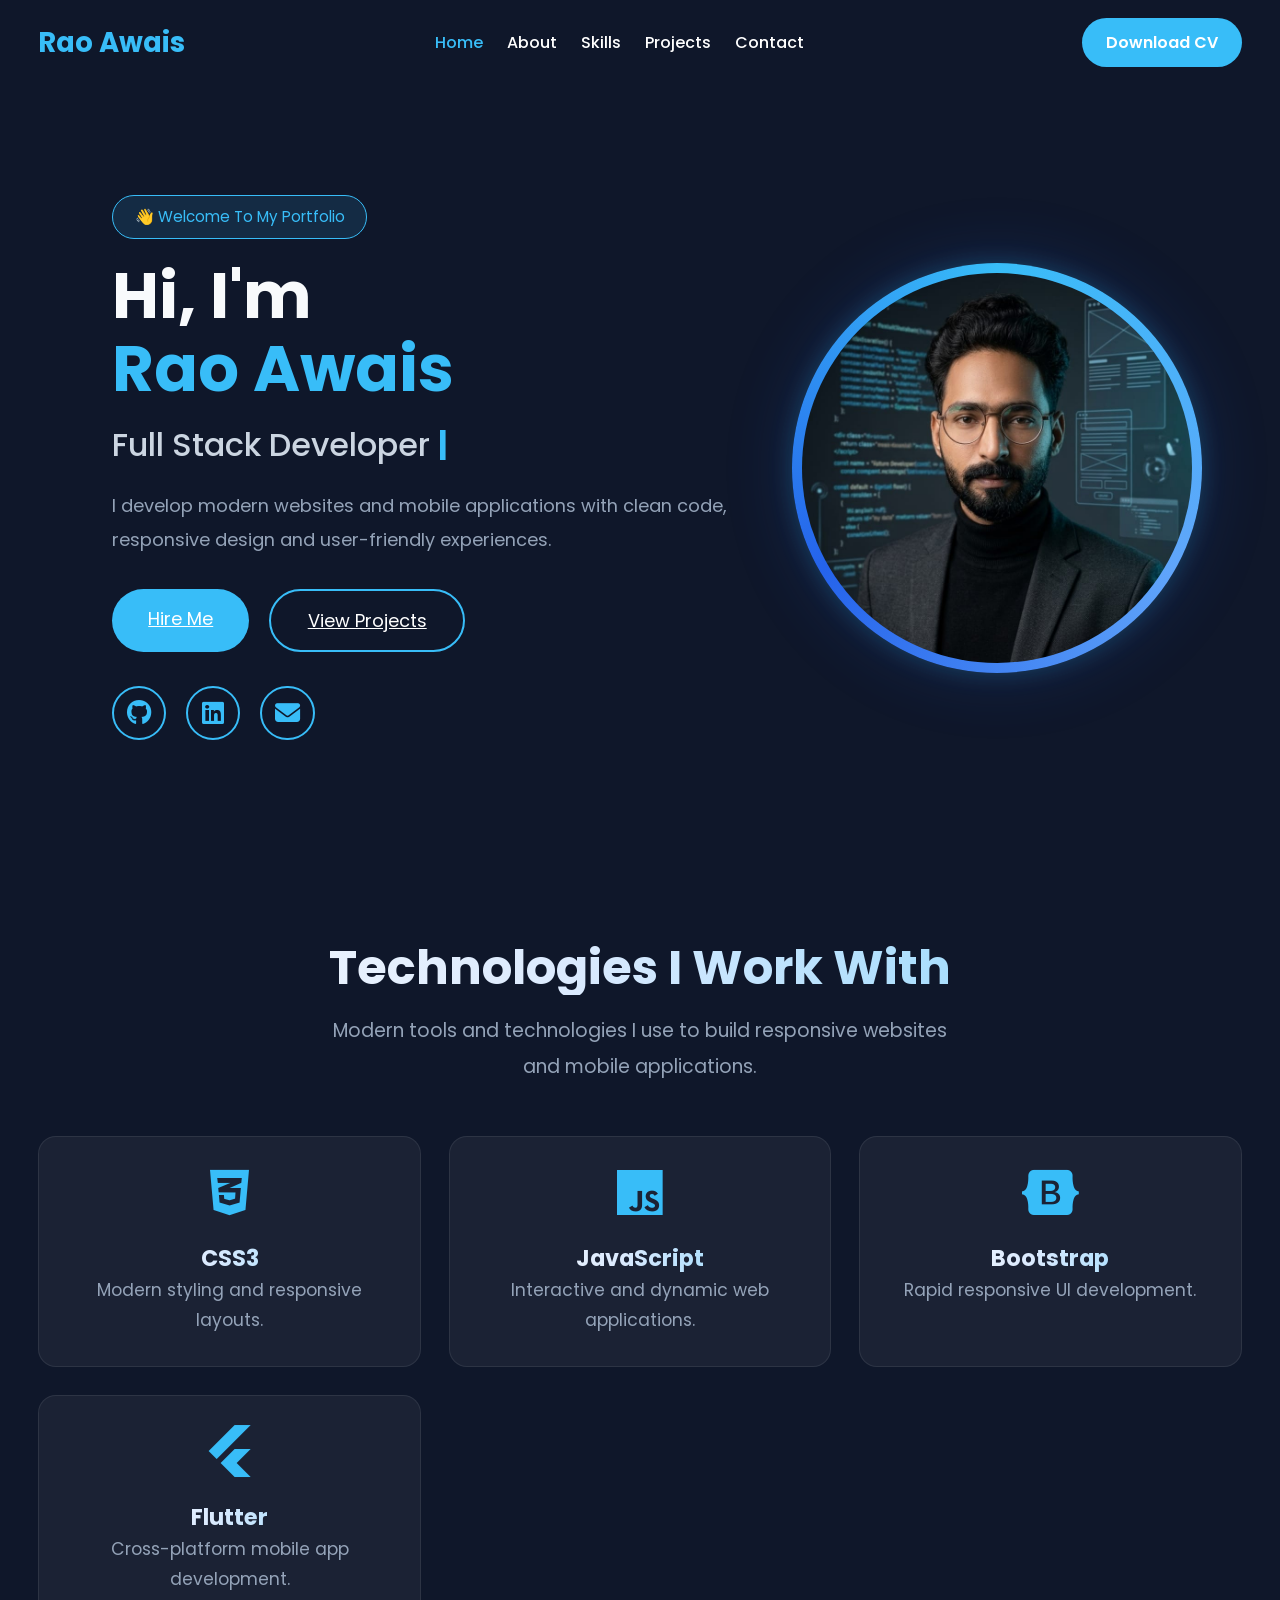
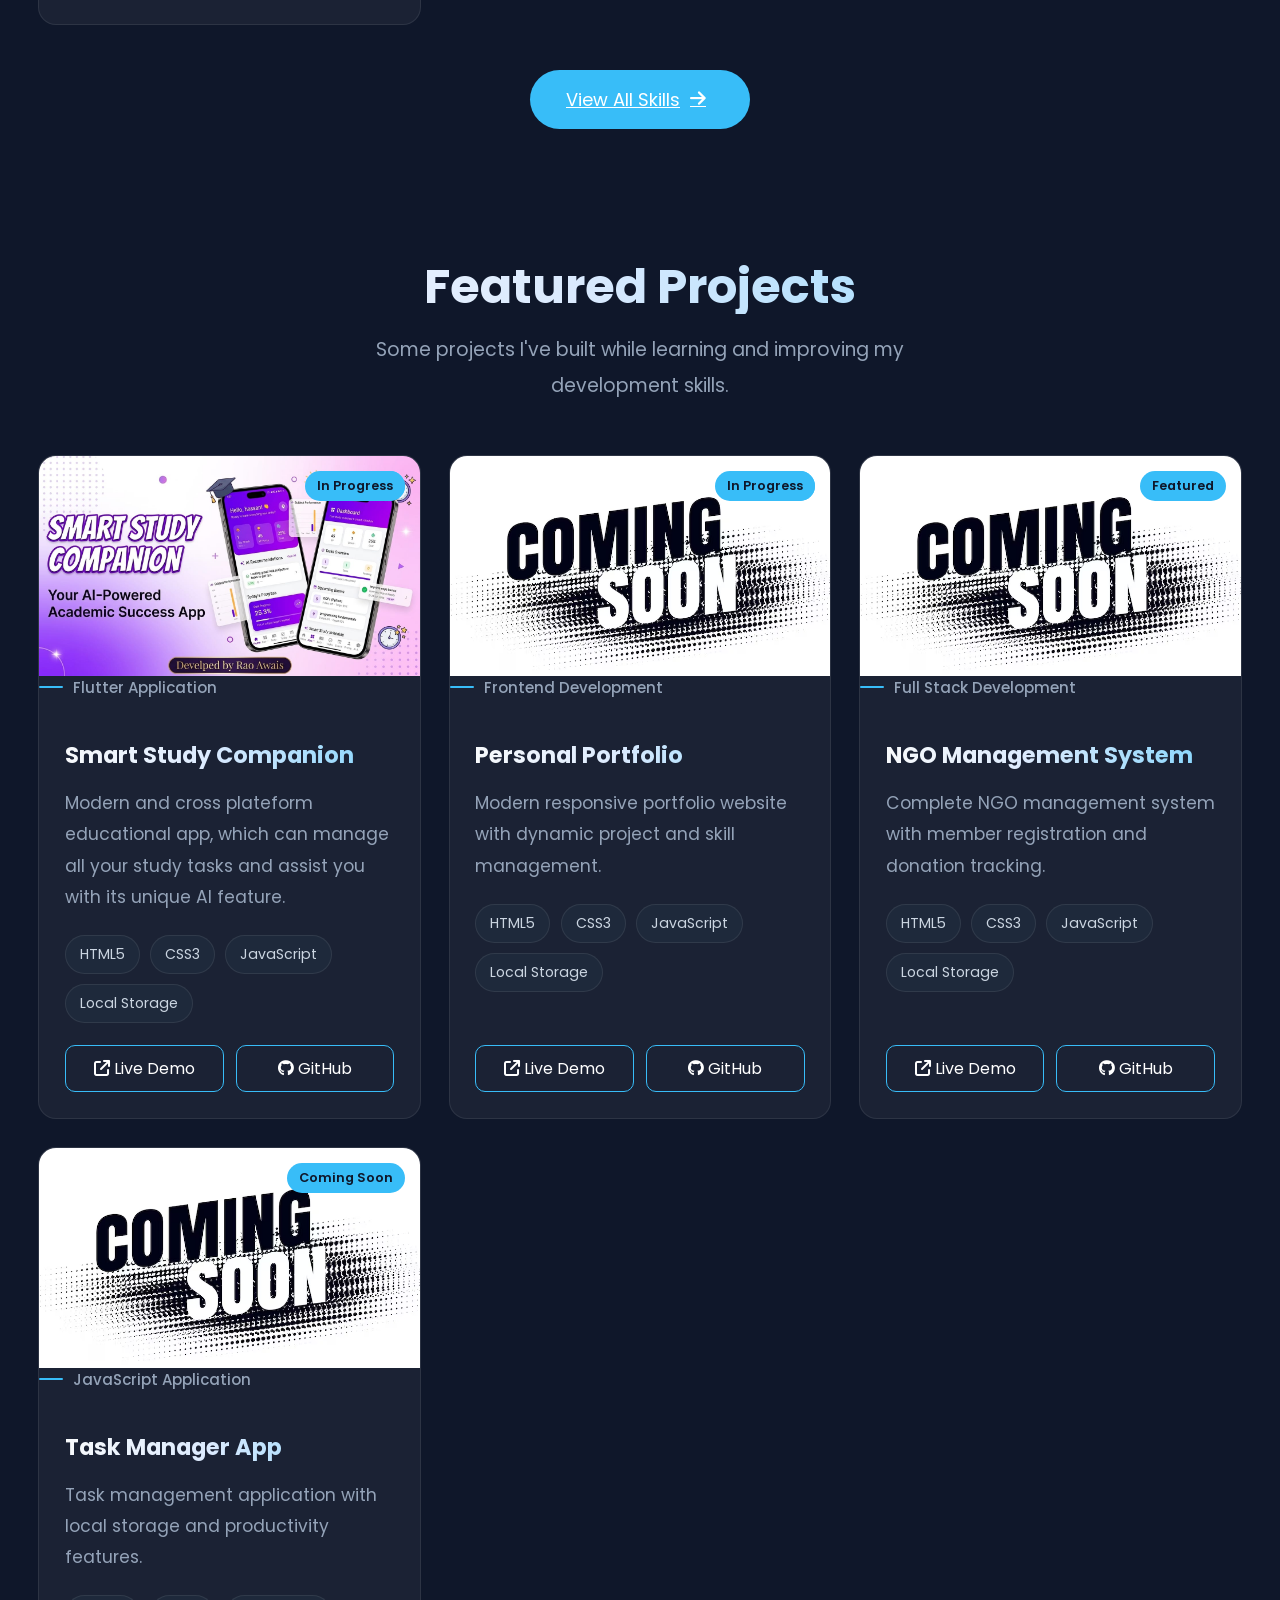
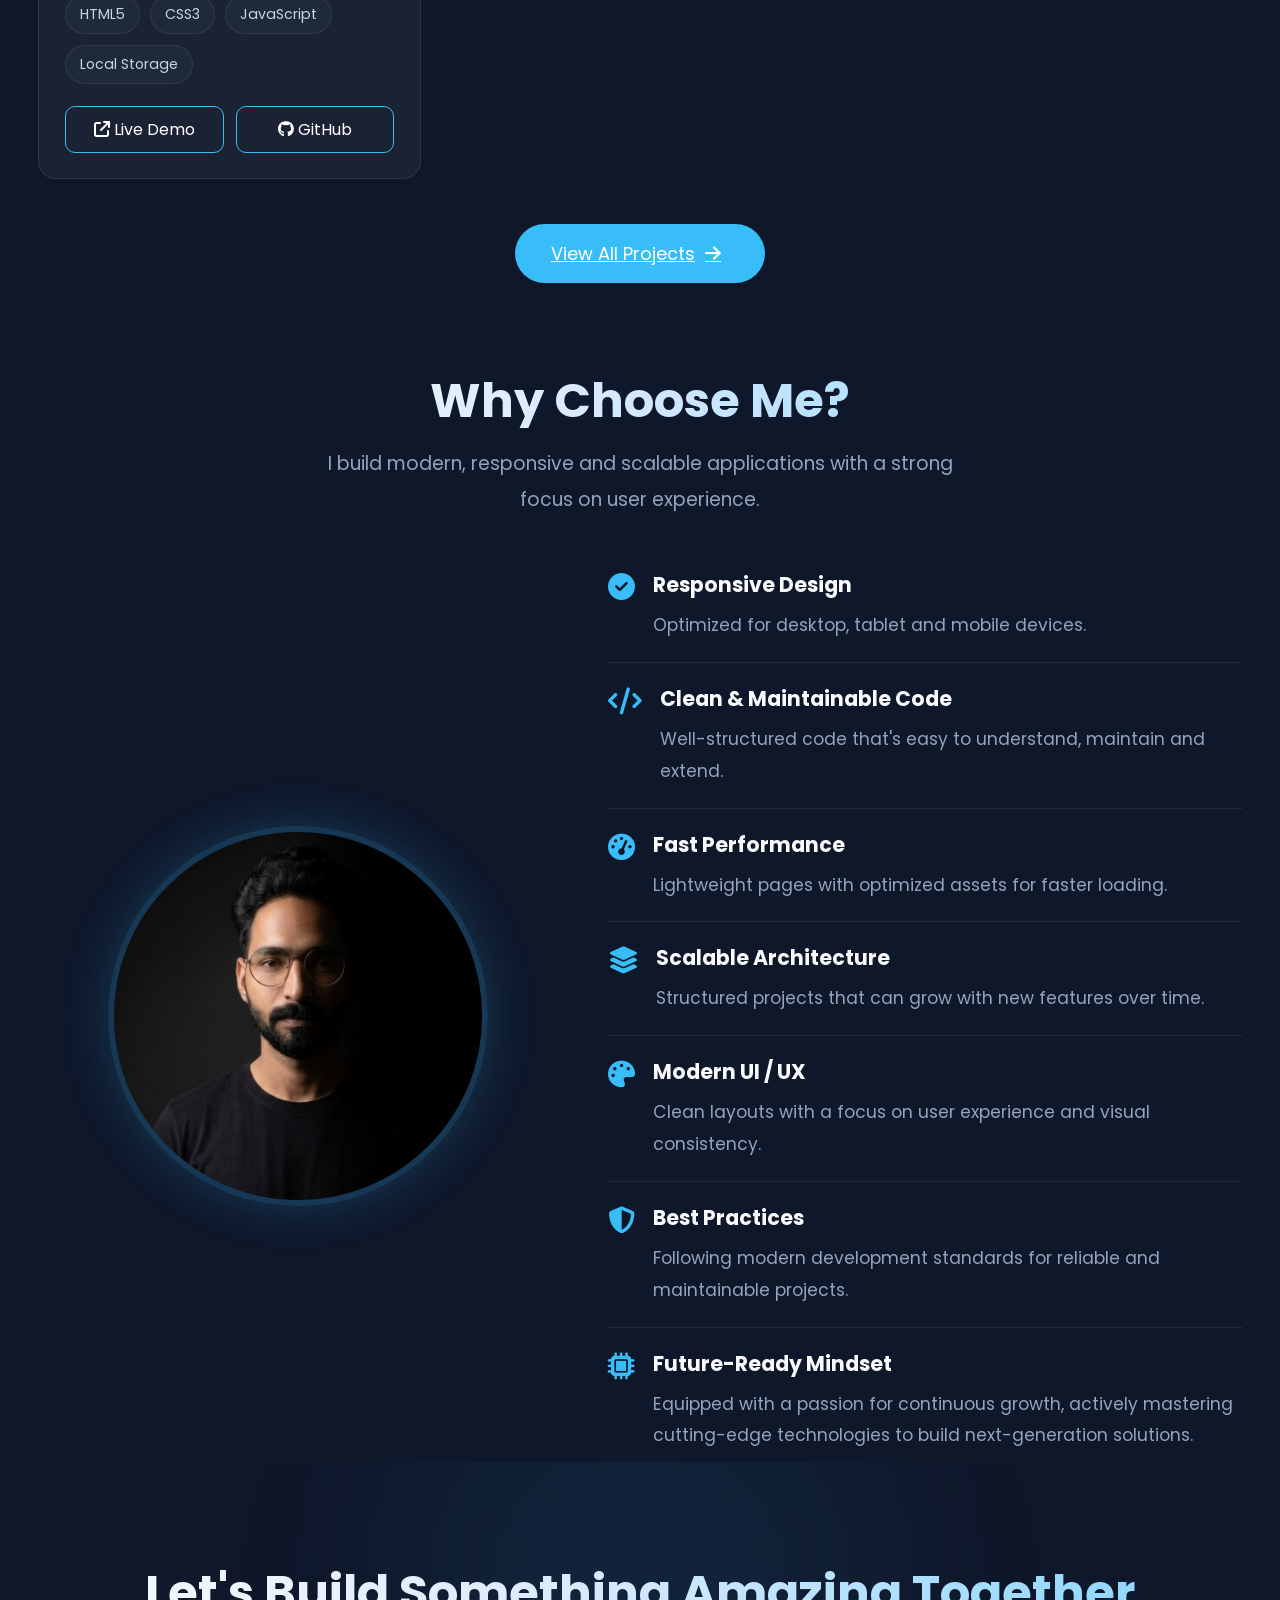
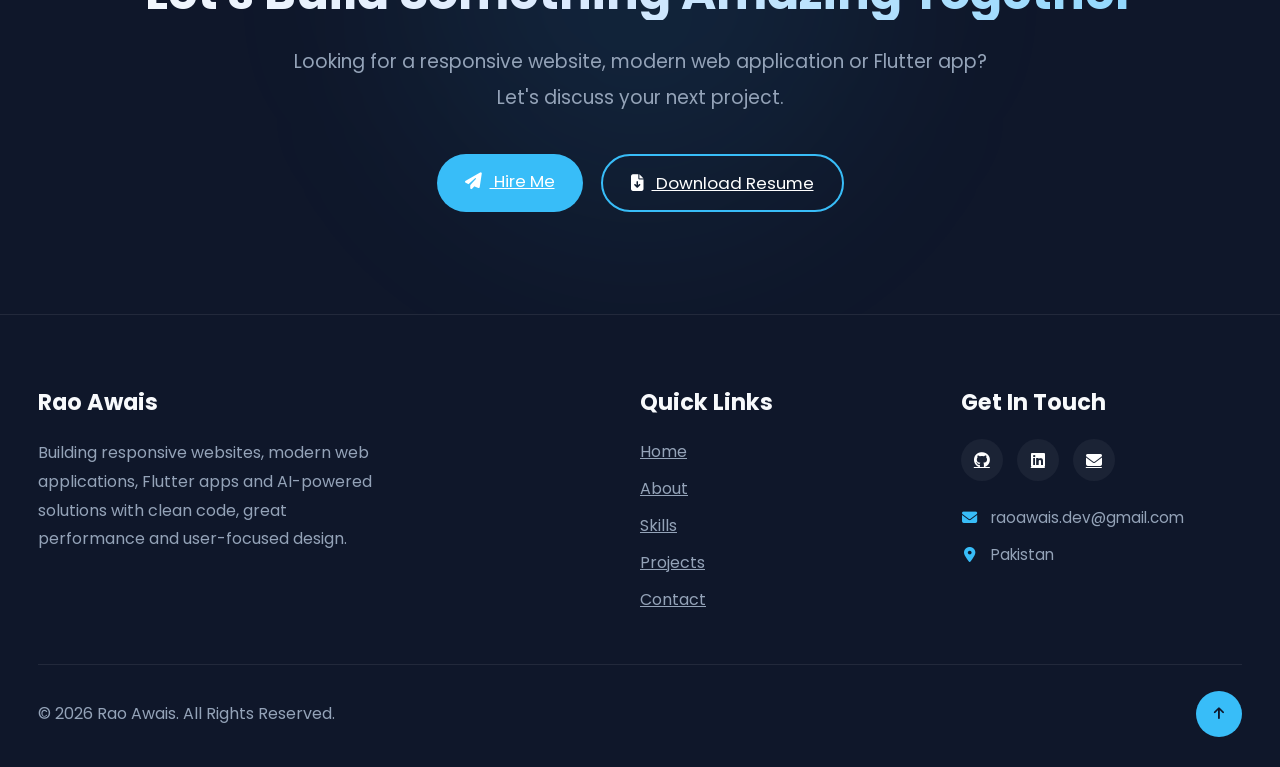
<file: index.html>
<!doctype html>
<html lang="en">
  <head>
    <meta charset="UTF-8" />

    <meta name="viewport" content="width=device-width, initial-scale=1.0" />

    <title>Rao Awais | Full Stack Developer Portfolio</title>

    <link
      rel="stylesheet"
      href="https://cdnjs.cloudflare.com/ajax/libs/font-awesome/6.7.2/css/all.min.css"
    />

    <link rel="stylesheet" href="css/style.css" />
    <link rel="stylesheet" href="css/responsiveness/desktop-fluid.css" />
    <link rel="stylesheet" href="css/responsiveness/1199.css" />
    <link rel="stylesheet" href="css/responsiveness/991.css" />
    <link rel="stylesheet" href="css/responsiveness/767.css" />
    <link rel="stylesheet" href="css/responsiveness/575.css" />
  </head>

  <body>
    <header>
      <div id="navbar-container"></div>

      <!-- hero section -->
      <section class="hero" id="home">
        <!-- Left Side -->
        <div class="hero-bg" aria-hidden="true">
          <div class="glow glow-1"></div>

          <div class="glow glow-2"></div>
        </div>
        <div class="hero-content">
          <span class="hero-tag"> 👋 Welcome To My Portfolio </span>

          <h1>Hi, I'm <br /><span>Rao Awais</span></h1>

          <h2>
            <span id="typing-text" aria-live="polite"></span>

            <span class="cursor" aria-hidden="true">|</span>
          </h2>
          <p>
            I develop modern websites and mobile applications with clean code,
            responsive design and user-friendly experiences.
          </p>

          <div class="hero-buttons">
            <a href="contact.html" class="btn-primary"> Hire Me </a>

            <a href="projects.html" class="btn-secondary"> View Projects </a>
          </div>

          <div class="social-icons">
            <a
              href="https://github.com/rao-awais-18"
              title="Visit My GitHub"
              aria-label="Visit my GitHub profile"
              target="_blank"
              rel="noopener noreferrer"
            >
              <i class="fa-brands fa-github"></i>
            </a>

            <a
              href="https://www.linkedin.com/in/ali-awais-cs"
              title="Visit My LinkedIn"
              aria-label="Visit my LinkedIn profile"
              target="_blank"
              rel="noopener noreferrer"
            >
              <i class="fa-brands fa-linkedin"></i>
            </a>

            <a
              href="mailto:raoawais.dev@gmail.com"
              title="Write an Email"
              aria-label="Send me an email"
            >
              <i class="fa-solid fa-envelope"></i>
            </a>
          </div>
        </div>

        <!-- Right Side -->

        <div class="hero-image">
          <div class="image-circle">
            <img
              src="images/profile/rao-awais-dev.jpeg"
              alt="Rao Awais, Full Stack Developer"
              fetchpriority="high"
              decoding="async"
            />
          </div>
        </div>
      </section>
    </header>

    <!-- featured skills section -->
    <section class="skills-preview reveal" id="skills">
      <div class="container">
        <div class="section-title">
          <h2 class="gradient-text">Technologies I Work With</h2>

          <p>
            Modern tools and technologies I use to build responsive websites and
            mobile applications.
          </p>
        </div>

        <div class="skills-grid" id="skills-grid">
          <!--empty skill card to dynamically create from js! -->
        </div>
      </div>
      <div class="section-button">
        <a href="skills.html" class="btn-primary">
          View All Skills

          <i class="fa-solid fa-arrow-right" aria-hidden="true"></i>
        </a>
      </div>
    </section>

    <!-- featured projects section -->
    <section class="projects-preview reveal">
      <div class="container">
        <div class="section-title">
          <h2 class="gradient-text">Featured Projects</h2>

          <p>
            Some projects I've built while learning and improving my development
            skills.
          </p>
        </div>

        <div class="projects-grid" id="projects-grid">
          <!-- empty div to get html from js -->
        </div>
      </div>
      <div class="section-button">
        <a href="projects.html" class="btn-primary">
          View All Projects

          <i class="fa-solid fa-arrow-right" aria-hidden="true"></i>
        </a>
      </div>
    </section>

    <!-- why me section -->
    <section class="why-me reveal">
      <div class="container">
        <div class="section-title">
          <h2 class="gradient-text">Why Choose Me?</h2>

          <p>
            I build modern, responsive and scalable applications with a strong
            focus on user experience.
          </p>
        </div>

        <div class="why-wrapper">
          <div class="why-image">
            <img
              src="images/profile/awais-dark-aesthetic1.jpeg"
              alt="Rao Awais, Full Stack Developer"
              loading="lazy"
              decoding="async"
            />
          </div>

          <div class="why-content">
            <div class="why-item">
              <i class="fa-solid fa-circle-check"></i>

              <div>
                <h3>Responsive Design</h3>

                <p>Optimized for desktop, tablet and mobile devices.</p>
              </div>
            </div>

            <div class="why-item">
              <i class="fa-solid fa-code"></i>

              <div>
                <h3>Clean & Maintainable Code</h3>

                <p>
                  Well-structured code that's easy to understand, maintain and
                  extend.
                </p>
              </div>
            </div>
            <div class="why-item">
              <i class="fa-solid fa-gauge-high"></i>

              <div>
                <h3>Fast Performance</h3>

                <p>
                  Lightweight pages with optimized assets for faster loading.
                </p>
              </div>
            </div>

            <div class="why-item">
              <i class="fa-solid fa-layer-group"></i>

              <div>
                <h3>Scalable Architecture</h3>

                <p>
                  Structured projects that can grow with new features over time.
                </p>
              </div>
            </div>

            <div class="why-item">
              <i class="fa-solid fa-palette"></i>

              <div>
                <h3>Modern UI / UX</h3>

                <p>
                  Clean layouts with a focus on user experience and visual
                  consistency.
                </p>
              </div>
            </div>

            <div class="why-item">
              <i class="fa-solid fa-shield-halved"></i>

              <div>
                <h3>Best Practices</h3>

                <p>
                  Following modern development standards for reliable and
                  maintainable projects.
                </p>
              </div>
            </div>

            <div class="why-item">
              <i class="fa-solid fa-microchip"></i>
              <div>
                <h3>Future-Ready Mindset</h3>
                <p>
                  Equipped with a passion for continuous growth, actively
                  mastering cutting-edge technologies to build next-generation
                  solutions.
                </p>
              </div>
            </div>

            <!-- More items -->
          </div>
        </div>
      </div>
    </section>

    <!-- CTA section -->
    <section class="cta reveal">
      <div class="container">
        <h2 class="gradient-text">Let's Build Something Amazing Together</h2>

        <p>
          Looking for a responsive website, modern web application or Flutter
          app? Let's discuss your next project.
        </p>

        <div class="cta-buttons">
          <a href="contact.html" class="btn-primary">
            <i class="fa-solid fa-paper-plane" aria-hidden="true"></i>

            Hire Me
          </a>

          <a href="assets/resume/resume.pdf" class="btn-secondary" download>
            <i class="fa-solid fa-file-arrow-down" aria-hidden="true"></i>

            Download Resume
          </a>
        </div>
      </div>
    </section>

    <!-- footer -->
    <footer id="footer-container"></footer>

    <script src="js/navbar.js"></script>

    <script src="js/footer.js"></script>

    <script src="js/skills.js"></script>

    <script src="js/projects.js"></script>

    <script src="js/script.js"></script>

    <script src="js/scroll-reveal.js"></script>
  </body>
</html>
</file>
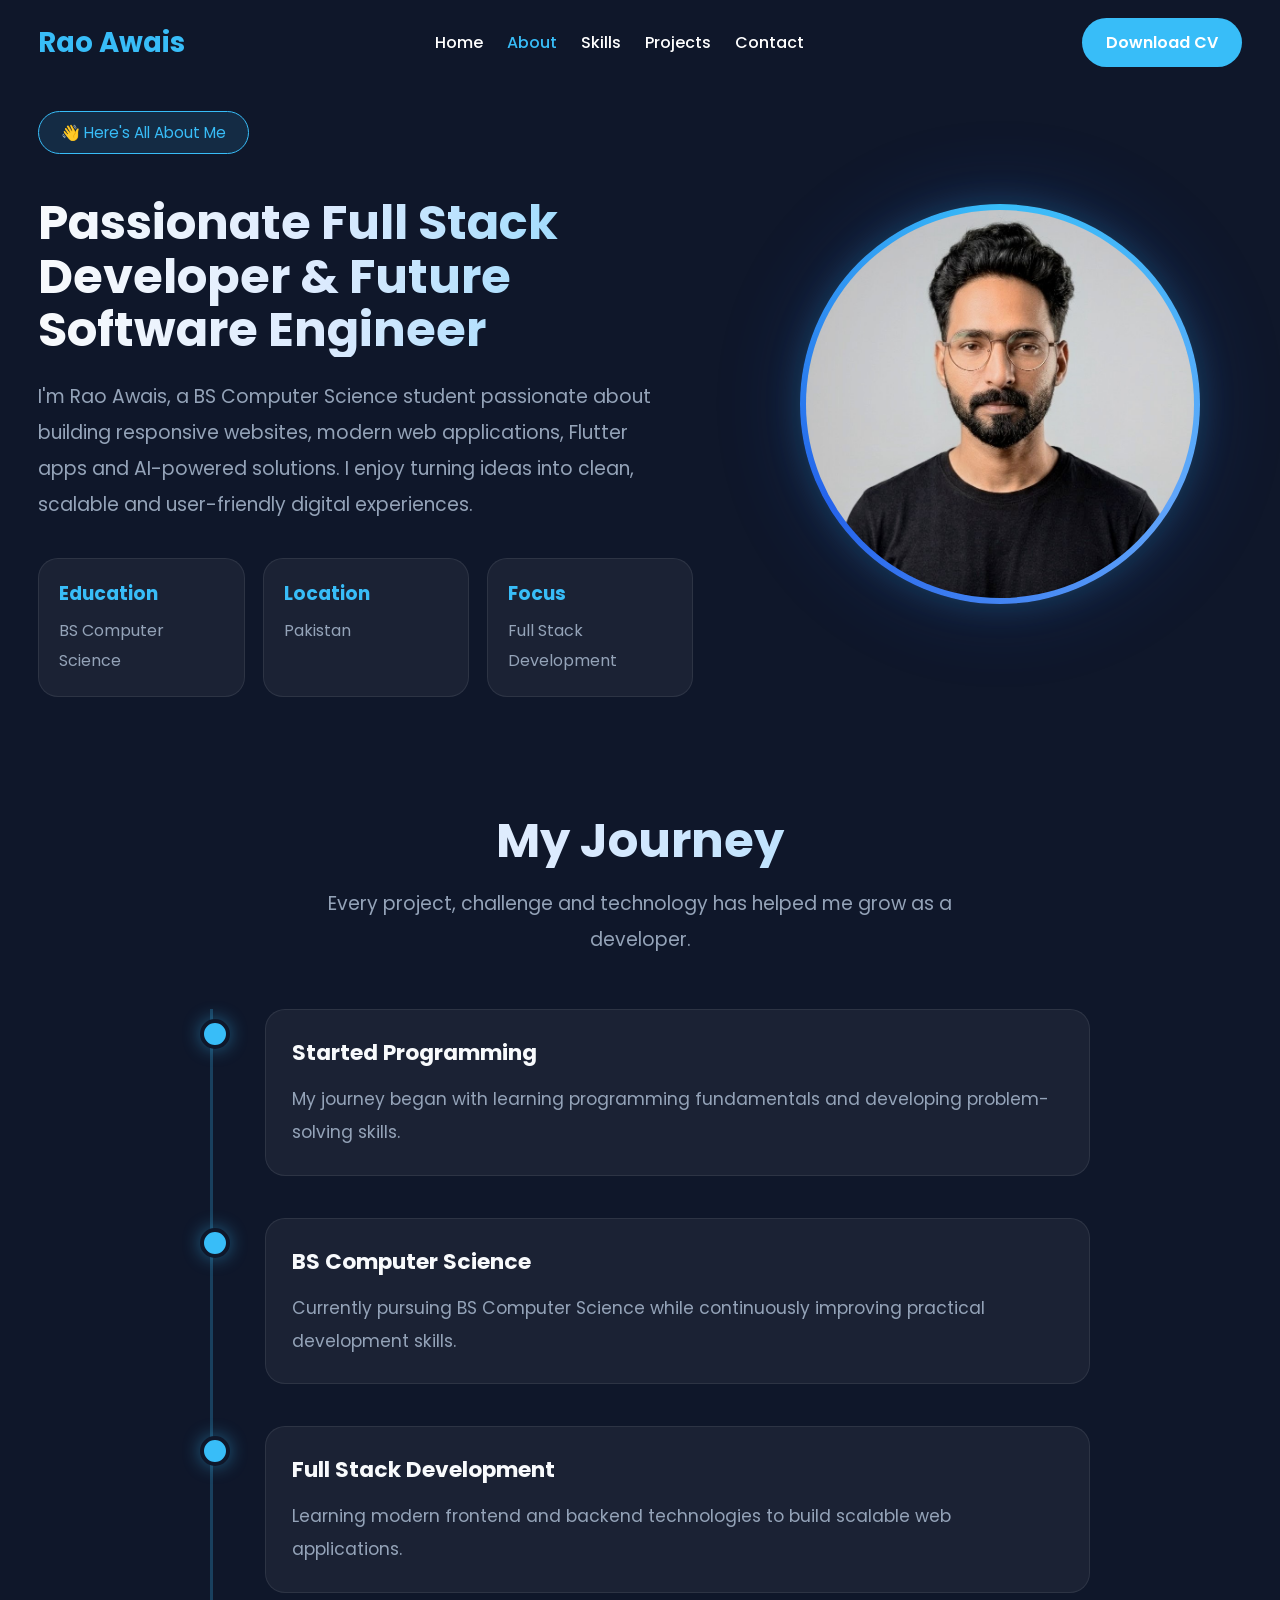
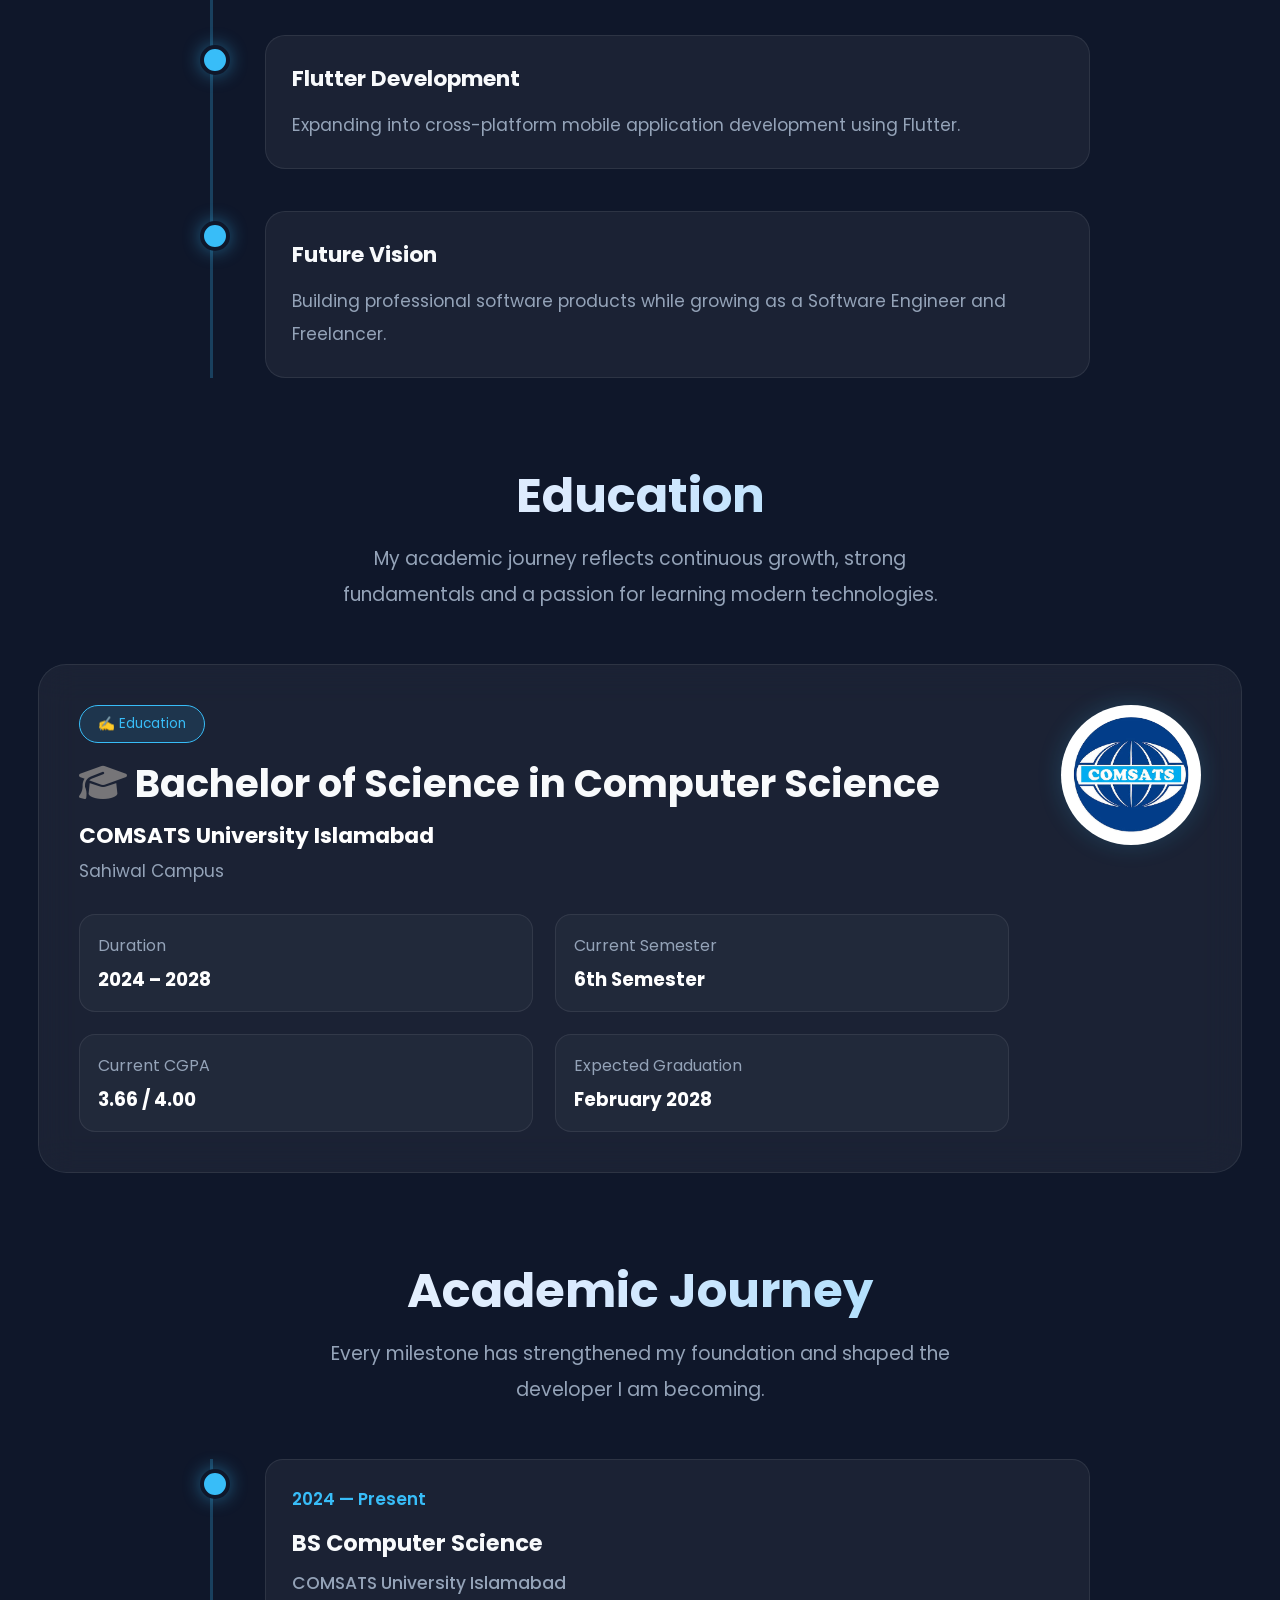
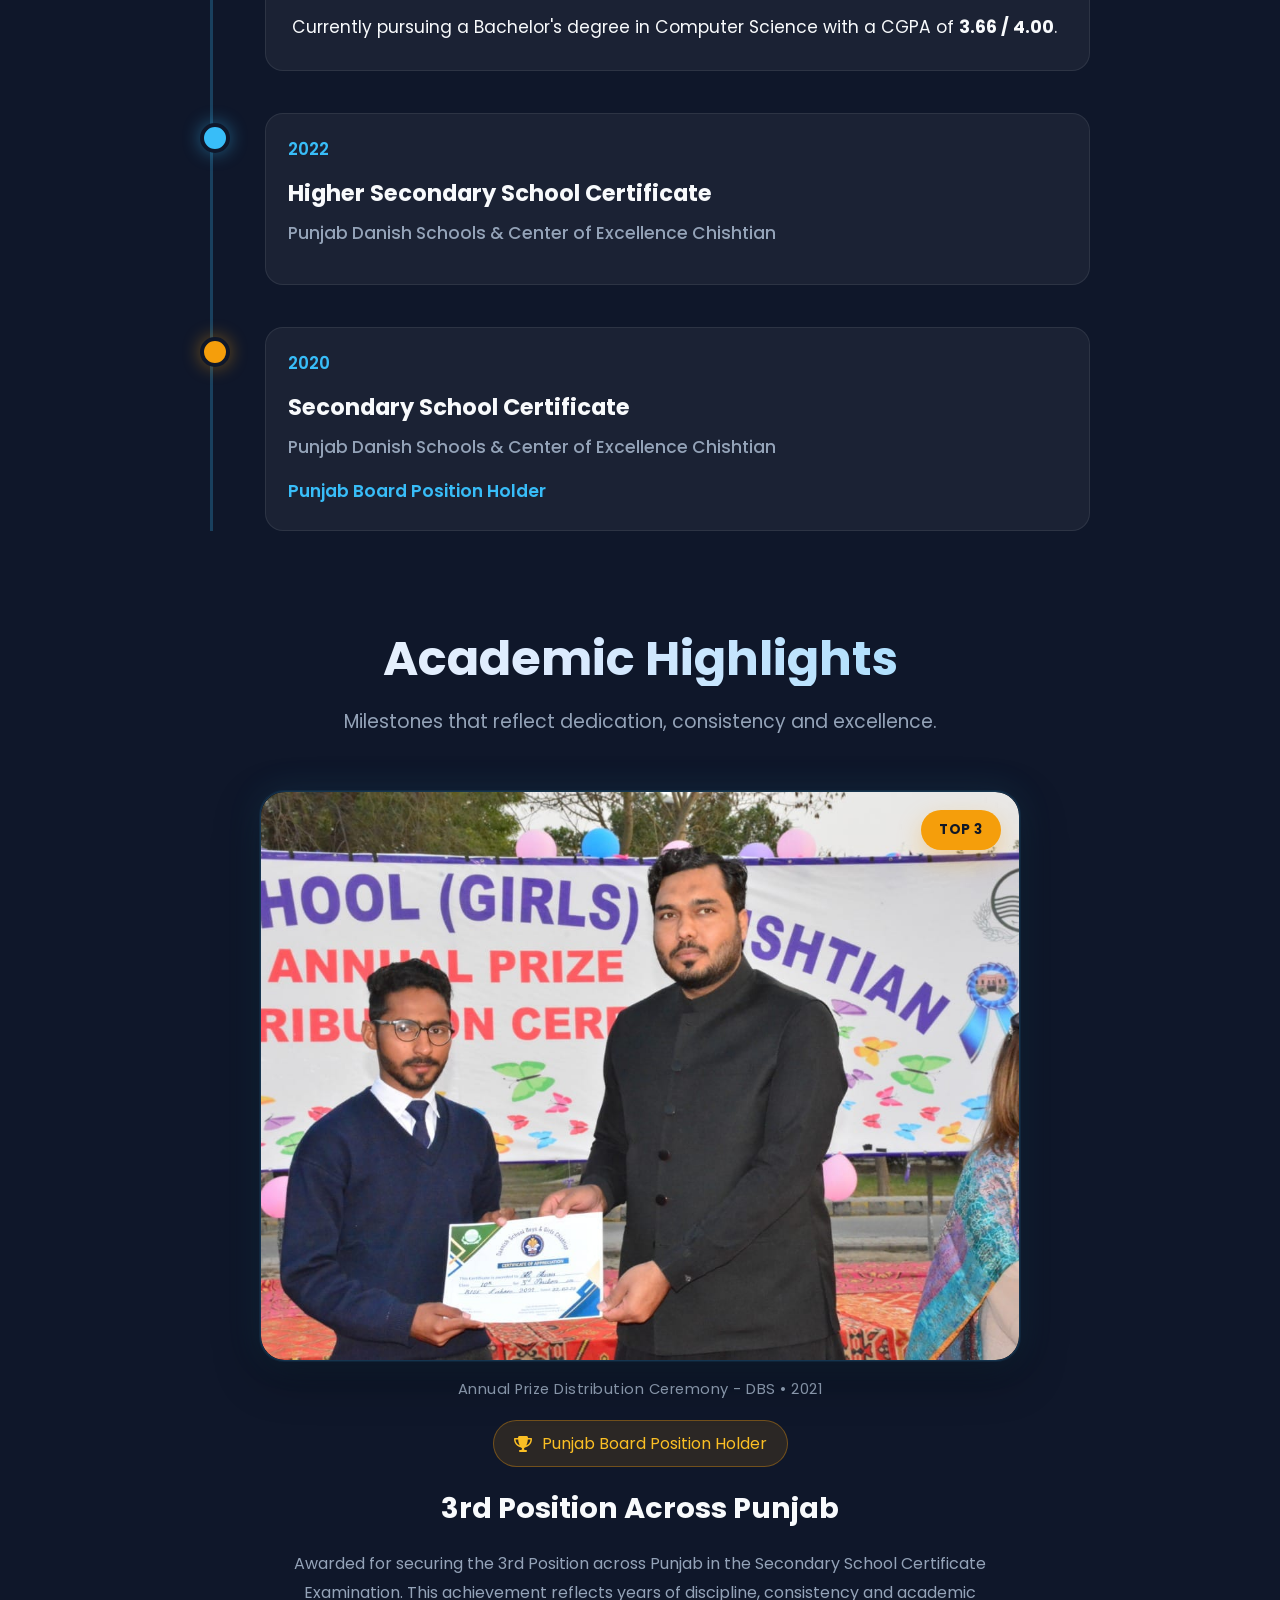
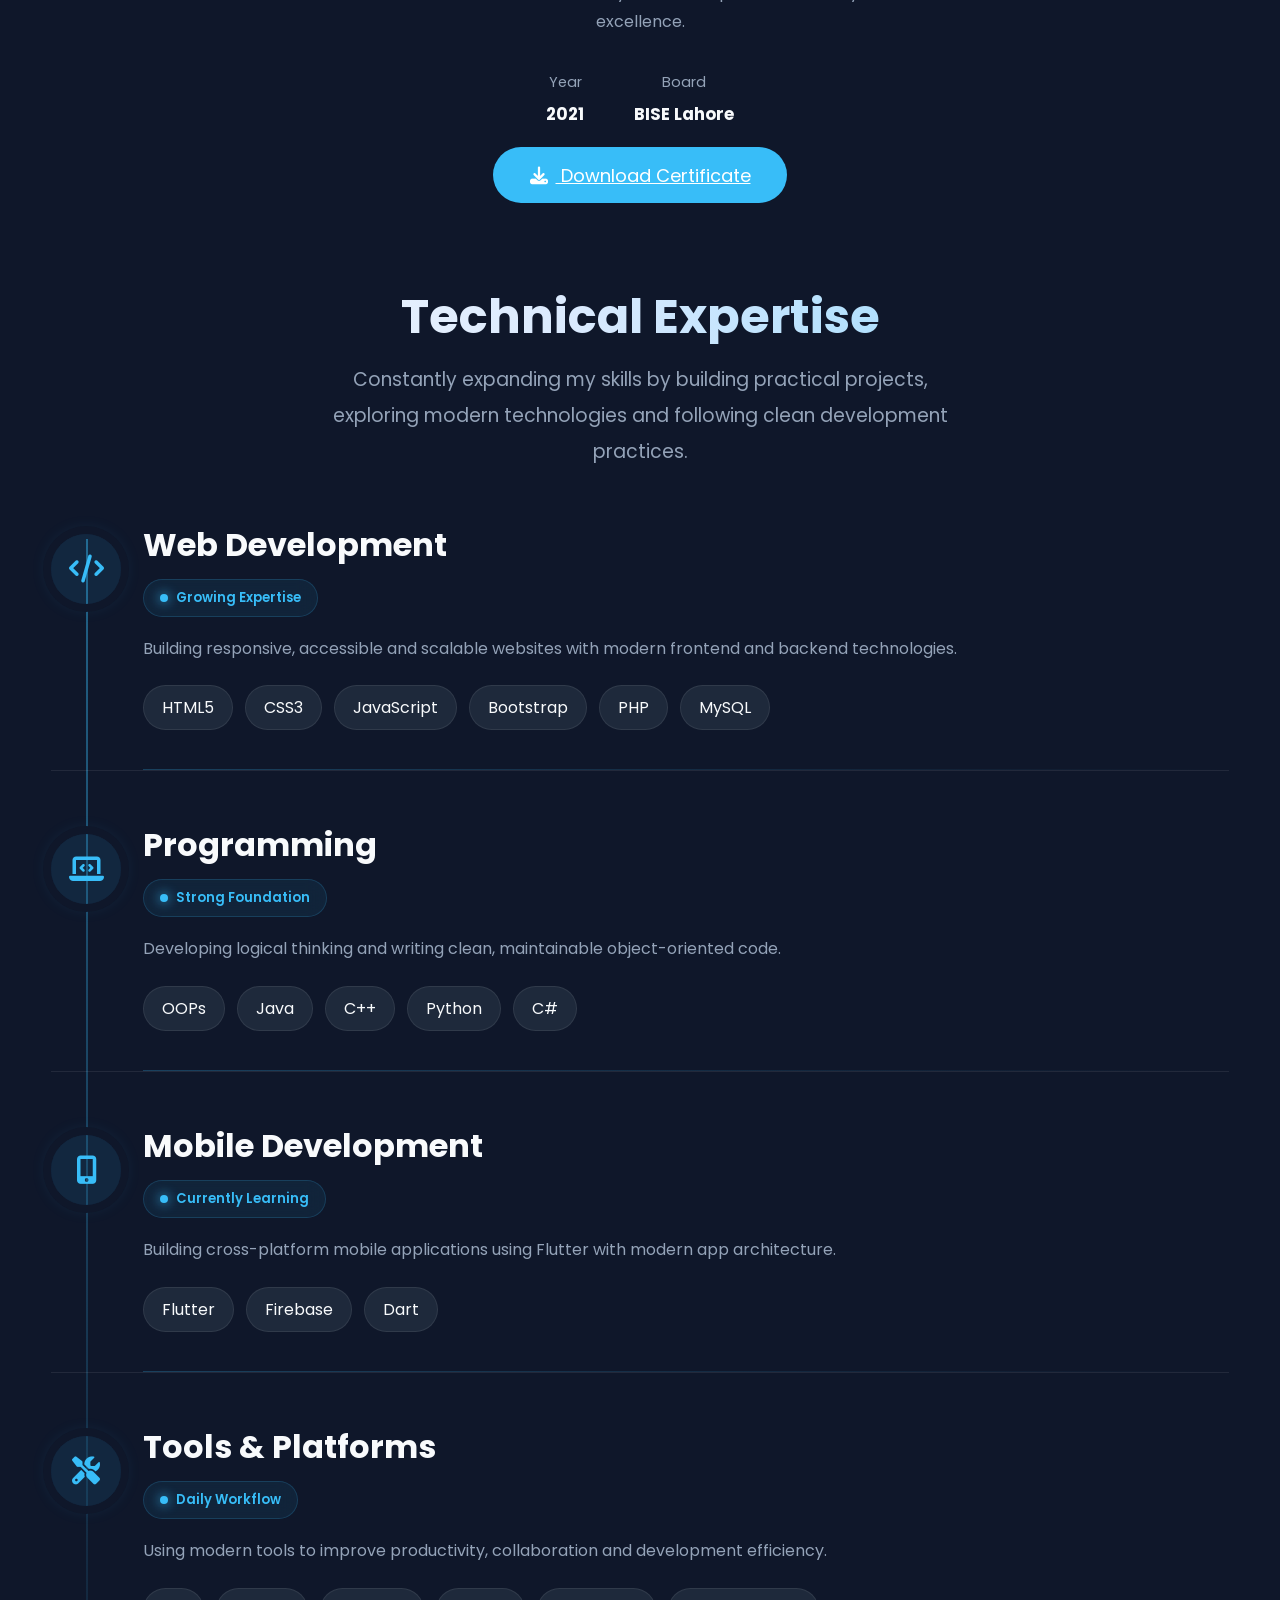
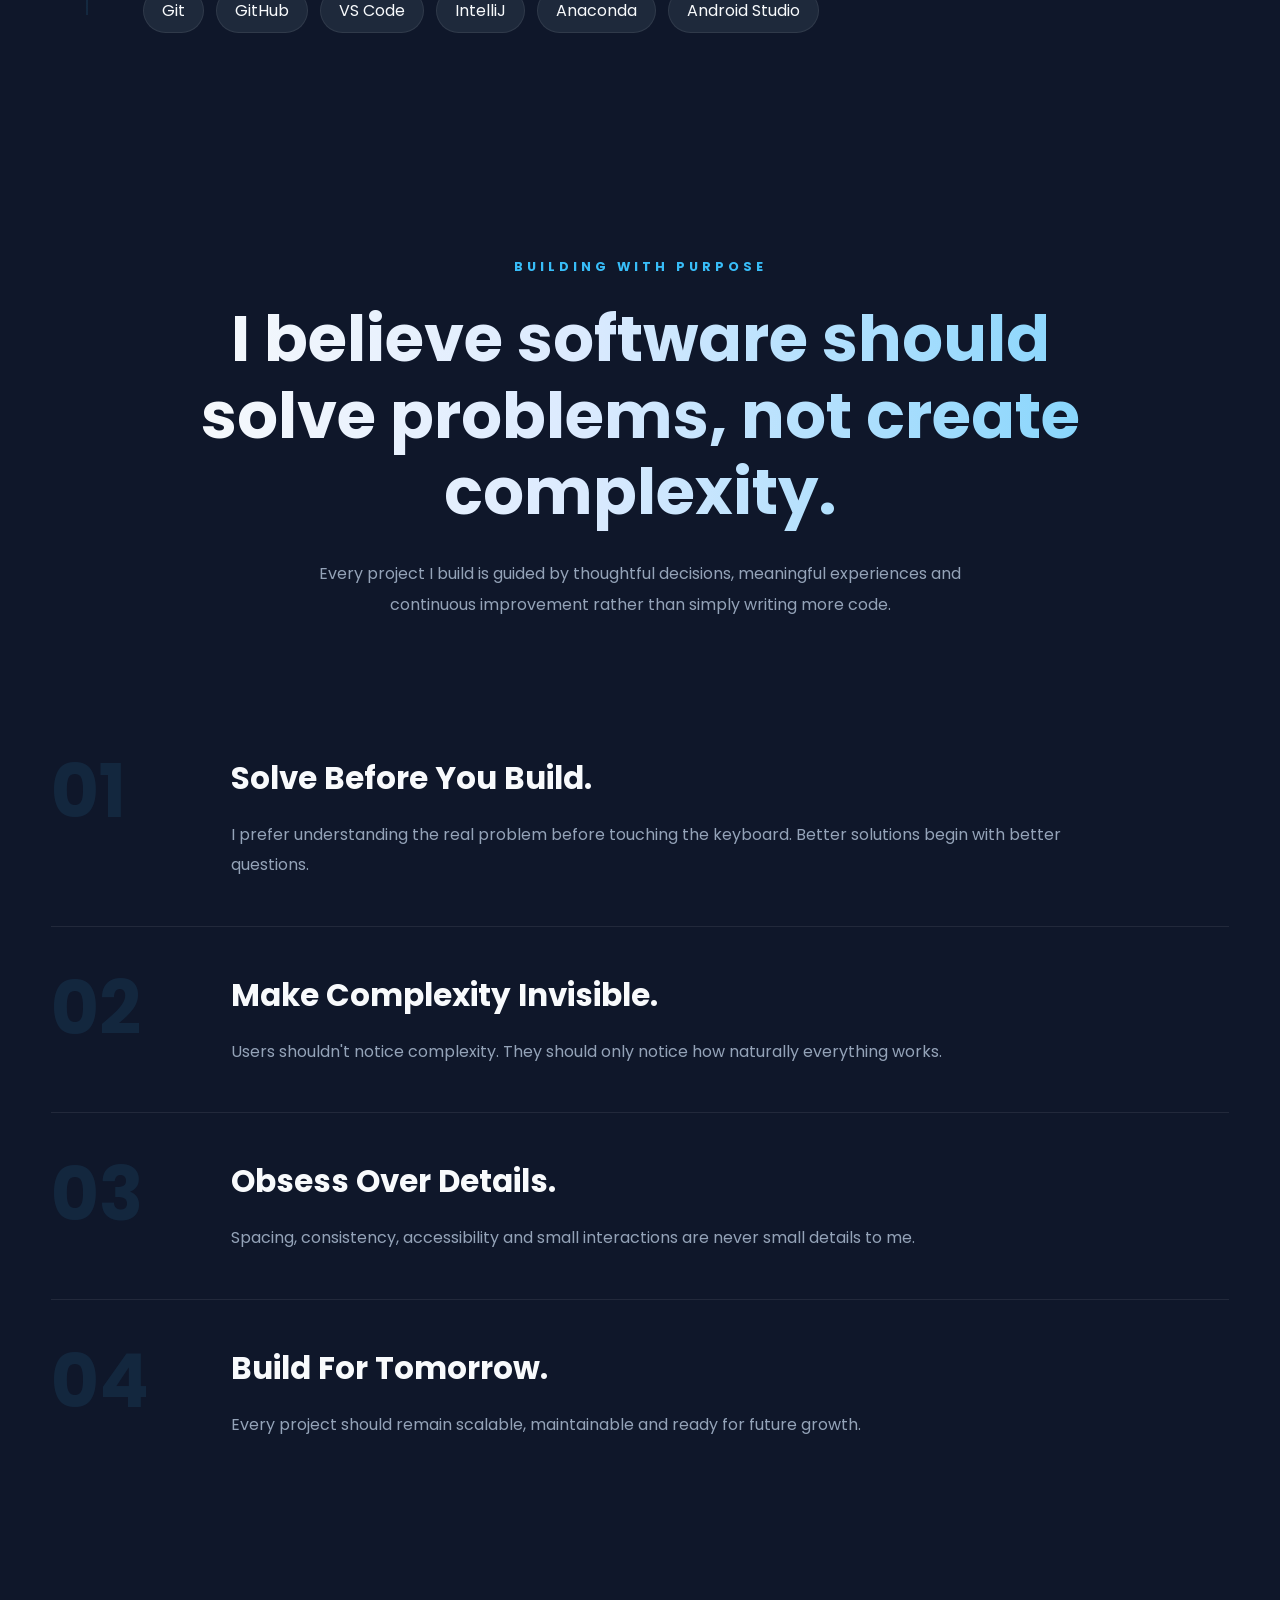
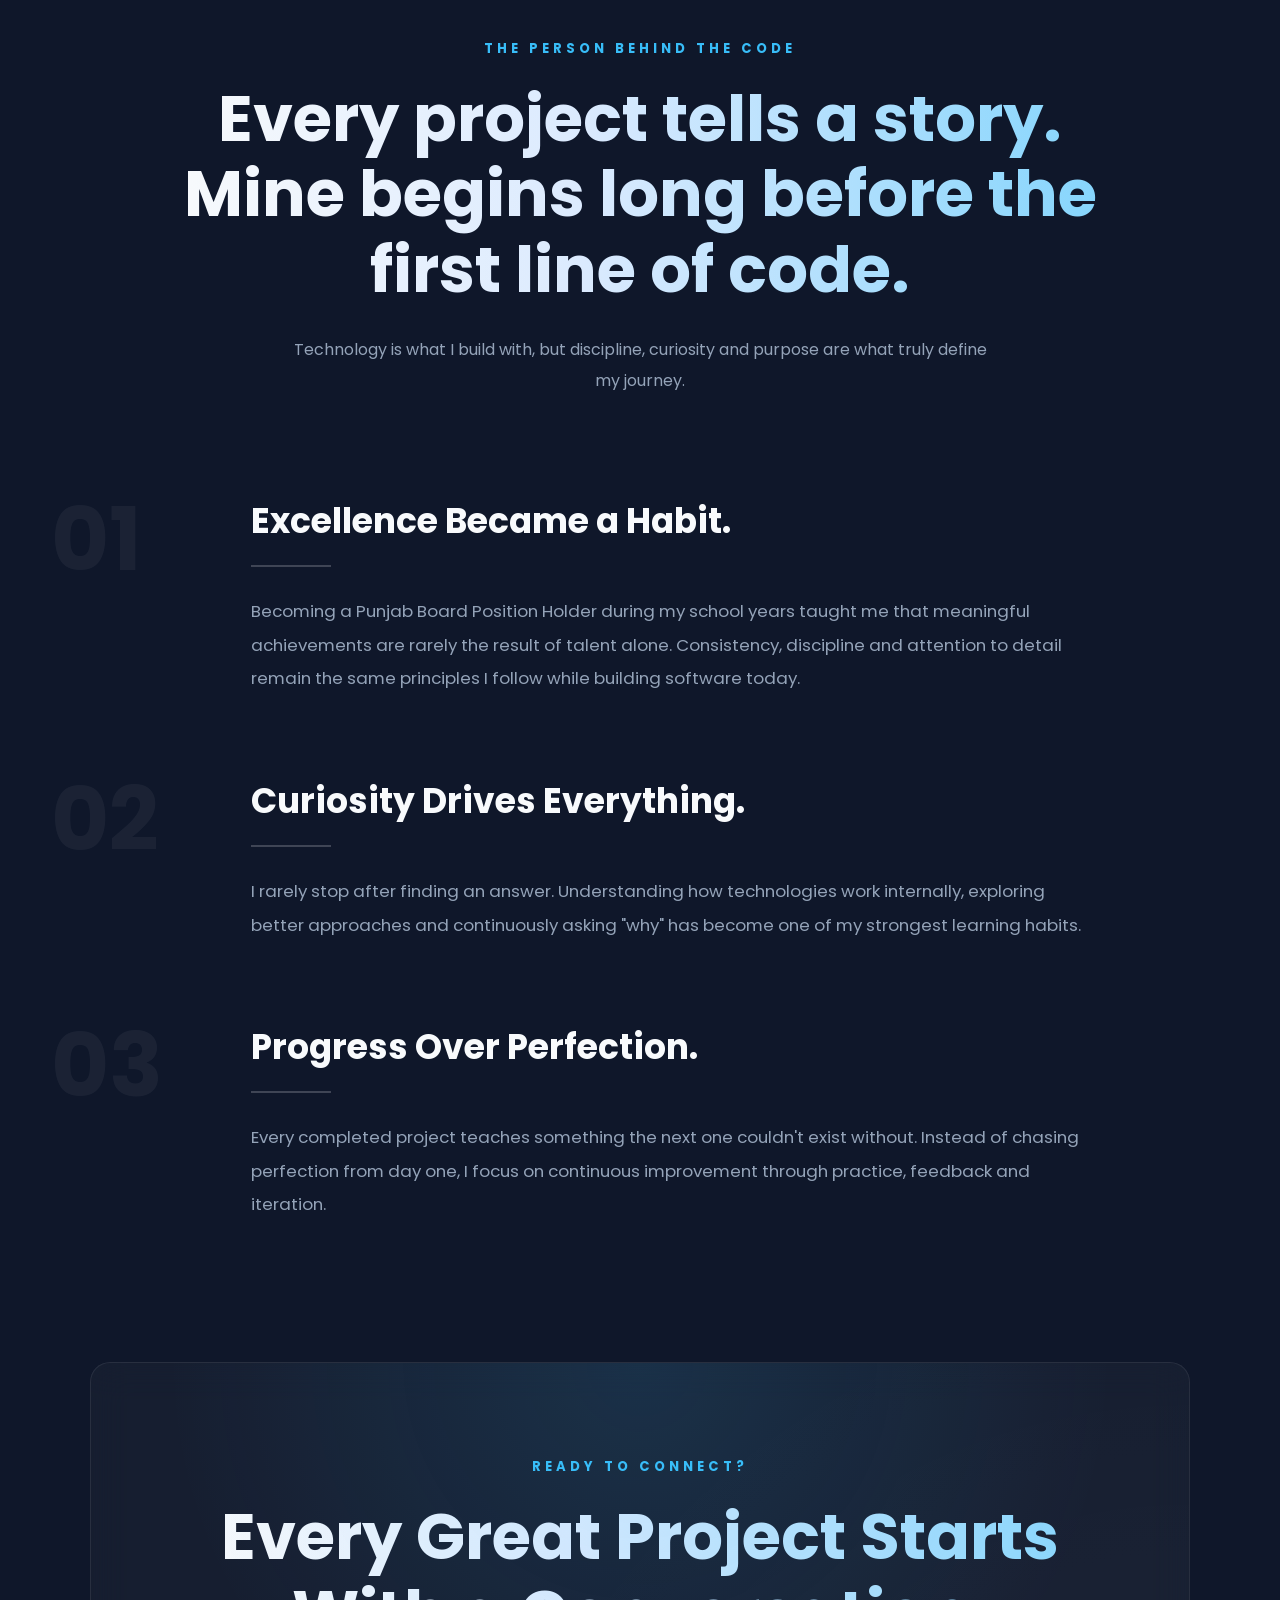
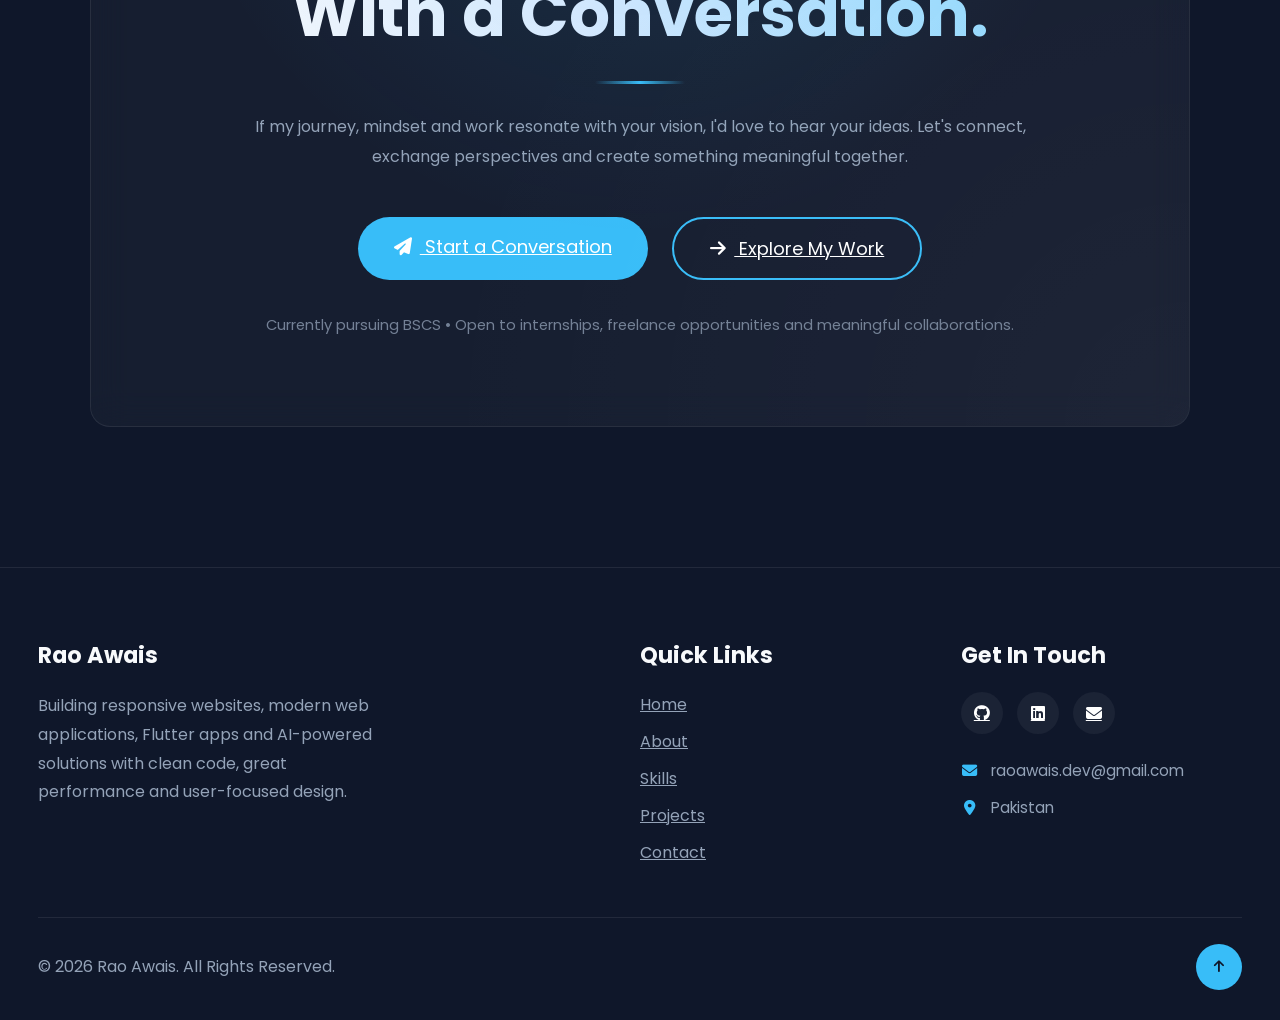
<file: about.html>
<!doctype html>
<html lang="en">
  <head>
    <meta charset="UTF-8" />

    <meta name="viewport" content="width=device-width, initial-scale=1.0" />

    <title>About | Rao Awais</title>

    <link
      rel="stylesheet"
      href="https://cdnjs.cloudflare.com/ajax/libs/font-awesome/6.7.2/css/all.min.css"
    />

    <link rel="stylesheet" href="css/style.css" />
    <link rel="stylesheet" href="css/responsiveness/desktop-fluid.css" />
    <link rel="stylesheet" href="css/responsiveness/1199.css" />
    <link rel="stylesheet" href="css/responsiveness/991.css" />
    <link rel="stylesheet" href="css/responsiveness/767.css" />
    <link rel="stylesheet" href="css/responsiveness/575.css" />
  </head>

  <body>
    <div id="navbar-container"></div>

<!-- ===========================
      Hero
============================ -->

    <section class="about-hero reveal">
      <div class="container">
        <div class="about-hero-wrapper">
          <!-- Left -->

          <div class="about-hero-content">
            <span class="hero-tag"> 👋 Here's All About Me </span>

            <h1 class="gradient-text">
              Passionate Full Stack Developer & Future Software Engineer
            </h1>

            <p>
              I'm Rao Awais, a BS Computer Science student passionate about
              building responsive websites, modern web applications, Flutter
              apps and AI-powered solutions. I enjoy turning ideas into clean,
              scalable and user-friendly digital experiences.
            </p>

            <div class="about-quick-info">
              <div>
                <h3>Education</h3>

                <p>BS Computer Science</p>
              </div>

              <div>
                <h3>Location</h3>

                <p>Pakistan</p>
              </div>

              <div>
                <h3>Focus</h3>

                <p>Full Stack Development</p>
              </div>
            </div>
          </div>

          <!-- Right -->

          <div class="about-hero-image">
            <div class="about-image-circle">
              <img
                src="images/profile/awais-portrait.jpeg"
                alt="Rao Awais, full stack developer"
              />
            </div>
          </div>
        </div>
      </div>
    </section>

<!-- ===========================
      Journey
============================ -->

    <section class="journey reveal">
      <div class="container">
        <div class="section-title">
          <h2 class="gradient-text">My Journey</h2>

          <p>
            Every project, challenge and technology has helped me grow as a
            developer.
          </p>
        </div>

        <div class="timeline">
          <div class="timeline-item">
            <div class="timeline-dot" aria-hidden="true"></div>

            <div class="timeline-content">
              <h3>Started Programming</h3>

              <p>
                My journey began with learning programming fundamentals and
                developing problem-solving skills.
              </p>
            </div>
          </div>

          <div class="timeline-item">
            <div class="timeline-dot"></div>

            <div class="timeline-content">
              <h3>BS Computer Science</h3>

              <p>
                Currently pursuing BS Computer Science while continuously
                improving practical development skills.
              </p>
            </div>
          </div>

          <div class="timeline-item">
            <div class="timeline-dot"></div>

            <div class="timeline-content">
              <h3>Full Stack Development</h3>

              <p>
                Learning modern frontend and backend technologies to build
                scalable web applications.
              </p>
            </div>
          </div>

          <div class="timeline-item">
            <div class="timeline-dot"></div>

            <div class="timeline-content">
              <h3>Flutter Development</h3>

              <p>
                Expanding into cross-platform mobile application development
                using Flutter.
              </p>
            </div>
          </div>

          <div class="timeline-item">
            <div class="timeline-dot"></div>

            <div class="timeline-content">
              <h3>Future Vision</h3>

              <p>
                Building professional software products while growing as a
                Software Engineer and Freelancer.
              </p>
            </div>
          </div>
        </div>
      </div>
    </section>

<!-- ===========================
      Education
============================ -->

    <section class="education-section reveal">
      <div class="container">
        <div class="section-title">
          <h2 class="gradient-text">Education</h2>

          <p>
            My academic journey reflects continuous growth, strong fundamentals
            and a passion for learning modern technologies.
          </p>
        </div>

        <div class="education-card">
          <div class="education-content">
            <span class="education-badge"> ✍️ Education </span>

            <h3>
              <i class="fa-solid fa-graduation-cap"></i>
              Bachelor of Science in Computer Science
            </h3>

            <h4>COMSATS University Islamabad</h4>

            <p class="campus">Sahiwal Campus</p>

            <div class="education-meta">
              <div>
                <span>Duration</span>
                <strong>2024 – 2028</strong>
              </div>

              <div>
                <span>Current Semester</span>
                <strong>6th Semester</strong>
              </div>

              <div>
                <span>Current CGPA</span>
                <strong>3.66 / 4.00</strong>
              </div>

              <div>
                <span>Expected Graduation</span>
                <strong>February 2028</strong>
              </div>
            </div>
          </div>

          <div class="education-logo">
            <img
              src="images/logos/cui-logo.jfif"
              alt="COMSATS University Logo"
            />
          </div>
        </div>
      </div>
    </section>

<!-- ===========================
      Education Timeline
============================ -->

    <section class="education-timeline reveal">
      <div class="container">
        <div class="section-title">
          <h2 class="gradient-text">Academic Journey</h2>

          <p>
            Every milestone has strengthened my foundation and shaped the
            developer I am becoming.
          </p>
        </div>

        <div class="timeline">
          <!-- BS -->

          <div class="timeline-item active">
            <div class="timeline-dot" aria-hidden="true"></div>

            <div class="timeline-card">
              <span class="timeline-year"> 2024 — Present </span>

              <h3>BS Computer Science</h3>

              <h4>COMSATS University Islamabad</h4>

              <p>
                Currently pursuing a Bachelor's degree in Computer Science with
                a CGPA of <strong>3.66 / 4.00</strong>.
              </p>
            </div>
          </div>

          <!-- HSSC -->

          <div class="timeline-item">
            <div class="timeline-dot" aria-hidden="true"></div>

            <div class="timeline-card small">
              <span class="timeline-year"> 2022 </span>

              <h3>Higher Secondary School Certificate</h3>

              <h4>Punjab Danish Schools & Center of Excellence Chishtian</h4>
            </div>
          </div>

          <!-- SSC -->

          <div class="timeline-item">
            <div class="timeline-dot achievement"></div>

            <div class="timeline-card small">
              <span class="timeline-year"> 2020 </span>

              <h3>Secondary School Certificate</h3>

              <h4>Punjab Danish Schools & Center of Excellence Chishtian</h4>

              <p class="highlight">Punjab Board Position Holder</p>
            </div>
          </div>
        </div>
      </div>
    </section>

<!-- ===========================
      Academic Highlights
============================ -->

    <section class="achievement-showcase reveal">
      <div class="container">
        <div class="section-title">
          <h2 class="gradient-text">Academic Highlights</h2>

          <p>Milestones that reflect dedication, consistency and excellence.</p>
        </div>

        <div class="highlight-card">
          <div class="highlight-image">
            <img
              src="images/profile/academic-highlight.jpeg"
              alt="Rao Awais, Lahore Board Position Holder"
            />

            <div class="highlight-ribbon">TOP 3</div>

            <a
              href="assets/rao-awais-bise-lahore-certificate.pdf"
              class="highlight-overlay"
              target="_blank"
              rel="noopener noreferrer"
            >
              <i class="fa-solid fa-expand"></i>

              View Certificate
            </a>
          </div>

          <p class="achievement-caption">
            Annual Prize Distribution Ceremony - DBS • 2021
          </p>

          <div class="highlight-content">
            <span class="highlight-badge">
              <i class="fa-solid fa-trophy"></i>

              Punjab Board Position Holder
            </span>

            <h3>3rd Position Across Punjab</h3>

            <p>
              Awarded for securing the 3rd Position across Punjab in the
              Secondary School Certificate Examination. This achievement
              reflects years of discipline, consistency and academic excellence.
            </p>

            <div class="highlight-meta">
              <div>
                <span>Year</span>

                <strong>2021</strong>
              </div>

              <div>
                <span>Board</span>

                <strong>BISE Lahore</strong>
              </div>
            </div>

            <a
              href="assets/rao-awais-bise-lahore-certificate.pdf"
              class="btn-primary"
              download
            >
              <i class="fa-solid fa-download" aria-hidden="true"></i>

              Download Certificate
            </a>
          </div>
        </div>
      </div>
    </section>

<!-- ===========================
      Technical Expertise
============================ -->

    <section class="expertise reveal">
      <div class="container">
        <div class="section-title">
          <h2 class="gradient-text">Technical Expertise</h2>

          <p>
            Constantly expanding my skills by building practical projects,
            exploring modern technologies and following clean development
            practices.
          </p>
        </div>

        <div class="expertise-list">
          <!-- Web -->

          <article class="expertise-item">
            <div class="expertise-heading">
              <div class="expertise-icon">
                <i class="fa-solid fa-code"></i>
              </div>

              <div>
                <h3>Web Development</h3>

                <span class="expertise-level">Growing Expertise</span>
              </div>
            </div>

            <p>
              Building responsive, accessible and scalable websites with modern
              frontend and backend technologies.
            </p>

            <div class="expertise-tags">
              <span>HTML5</span>
              <span>CSS3</span>
              <span>JavaScript</span>
              <span>Bootstrap</span>
              <span>PHP</span>
              <span>MySQL</span>
            </div>
          </article>

          <!-- Programming -->

          <article class="expertise-item">
            <div class="expertise-heading">
              <div class="expertise-icon">
                <i class="fa-solid fa-laptop-code"></i>
              </div>

              <div>
                <h3>Programming</h3>

                <span class="expertise-level">Strong Foundation</span>
              </div>
            </div>

            <p>
              Developing logical thinking and writing clean, maintainable
              object-oriented code.
            </p>

            <div class="expertise-tags">
              <span>OOPs</span>
              <span>Java</span>
              <span>C++</span>
              <span>Python</span>
              <span>C#</span>
            </div>
          </article>

          <!-- Mobile -->

          <article class="expertise-item">
            <div class="expertise-heading">
              <div class="expertise-icon">
                <i class="fa-solid fa-mobile-screen-button"></i>
              </div>

              <div>
                <h3>Mobile Development</h3>

                <span class="expertise-level">Currently Learning</span>
              </div>
            </div>

            <p>
              Building cross-platform mobile applications using Flutter with
              modern app architecture.
            </p>

            <div class="expertise-tags">
              <span>Flutter</span>
              <span>Firebase</span>
              <span>Dart</span>
            </div>
          </article>

          <!-- Tools -->

          <article class="expertise-item">
            <div class="expertise-heading">
              <div class="expertise-icon">
                <i class="fa-solid fa-screwdriver-wrench"></i>
              </div>

              <div>
                <h3>Tools & Platforms</h3>

                <span class="expertise-level">Daily Workflow</span>
              </div>
            </div>

            <p>
              Using modern tools to improve productivity, collaboration and
              development efficiency.
            </p>

            <div class="expertise-tags">
              <span>Git</span>
              <span>GitHub</span>
              <span>VS Code</span>
              <span>IntelliJ</span>
              <span>Anaconda</span>
              <span>Android Studio</span>
            </div>
          </article>
        </div>
      </div>
    </section>

<!-- ===========================
      Building With Purpose
============================ -->

    <section class="philosophy reveal">
      <div class="container">
        <div class="philosophy-intro">
          <span class="section-label"> BUILDING WITH PURPOSE </span>

          <h2 class="gradient-text">
            I believe software should solve problems, not create complexity.
          </h2>

          <p>
            Every project I build is guided by thoughtful decisions, meaningful
            experiences and continuous improvement rather than simply writing
            more code.
          </p>
        </div>

        <div class="philosophy-list">
          <article class="philosophy-item">
            <span class="philosophy-number">01</span>

            <div>
              <h3>Solve Before You Build.</h3>

              <p>
                I prefer understanding the real problem before touching the
                keyboard. Better solutions begin with better questions.
              </p>
            </div>
          </article>

          <article class="philosophy-item">
            <span class="philosophy-number">02</span>

            <div>
              <h3>Make Complexity Invisible.</h3>

              <p>
                Users shouldn't notice complexity. They should only notice how
                naturally everything works.
              </p>
            </div>
          </article>

          <article class="philosophy-item">
            <span class="philosophy-number">03</span>

            <div>
              <h3>Obsess Over Details.</h3>

              <p>
                Spacing, consistency, accessibility and small interactions are
                never small details to me.
              </p>
            </div>
          </article>

          <article class="philosophy-item">
            <span class="philosophy-number">04</span>

            <div>
              <h3>Build For Tomorrow.</h3>

              <p>
                Every project should remain scalable, maintainable and ready for
                future growth.
              </p>
            </div>
          </article>
        </div>
      </div>
    </section>

    <!--==========================
      The Person Behind Code
===========================-->

    <section class="personality reveal">
      <div class="container">
        <div class="personality-header">
          <span>THE PERSON BEHIND THE CODE</span>

          <h2 class="gradient-text">
            Every project tells a story. Mine begins long before the first line
            of code.
          </h2>

          <p>
            Technology is what I build with, but discipline, curiosity and
            purpose are what truly define my journey.
          </p>
        </div>

        <div class="personality-list">
          <!-- items -->

          <article class="personality-item">
            <div class="personality-number">01</div>

            <div class="personality-content">
              <h3>Excellence Became a Habit.</h3>

              <div class="title-line"></div>

              <p>
                Becoming a Punjab Board Position Holder during my school years
                taught me that meaningful achievements are rarely the result of
                talent alone. Consistency, discipline and attention to detail
                remain the same principles I follow while building software
                today.
              </p>
            </div>
          </article>

          <article class="personality-item">
            <div class="personality-number">02</div>

            <div class="personality-content">
              <h3>Curiosity Drives Everything.</h3>

              <div class="title-line"></div>

              <p>
                I rarely stop after finding an answer. Understanding how
                technologies work internally, exploring better approaches and
                continuously asking "why" has become one of my strongest
                learning habits.
              </p>
            </div>
          </article>

          <article class="personality-item">
            <div class="personality-number">03</div>

            <div class="personality-content">
              <h3>Progress Over Perfection.</h3>

              <div class="title-line"></div>

              <p>
                Every completed project teaches something the next one couldn't
                exist without. Instead of chasing perfection from day one, I
                focus on continuous improvement through practice, feedback and
                iteration.
              </p>
            </div>
          </article>
        </div>
      </div>
    </section>

    <!--==========================
        About CTA
===========================-->

    <section class="about-cta reveal">
      <div class="container">
        <div class="about-cta-content">
          <span class="about-cta-label"> READY TO CONNECT? </span>

          <h2 class="gradient-text">
            Every Great Project Starts With a Conversation.
          </h2>

          <p class="about-p1">
            If my journey, mindset and work resonate with your vision, I'd love
            to hear your ideas. Let's connect, exchange perspectives and create
            something meaningful together.
          </p>

          <div class="about-cta-buttons">
            <a href="contact.html" class="btn-primary">
              <i class="fa-solid fa-paper-plane"></i>

              Start a Conversation
            </a>

            <a href="projects.html" class="btn-secondary">
              <i class="fa-solid fa-arrow-right"></i>

              Explore My Work
            </a>
          </div>

          <p class="cta-note">
            Currently pursuing BSCS • Open to internships, freelance
            opportunities and meaningful collaborations.
          </p>
        </div>
      </div>
    </section>

    <!-- footer -->
    <footer id="footer-container"></footer>

    <script src="js/navbar.js"></script>

    <script src="js/footer.js"></script>

    <script src="js/skills.js"></script>

    <script src="js/projects.js"></script>

    <script src="js/script.js"></script>

    <script src="js/scroll-reveal.js"></script>
  </body>
</html>
</file>
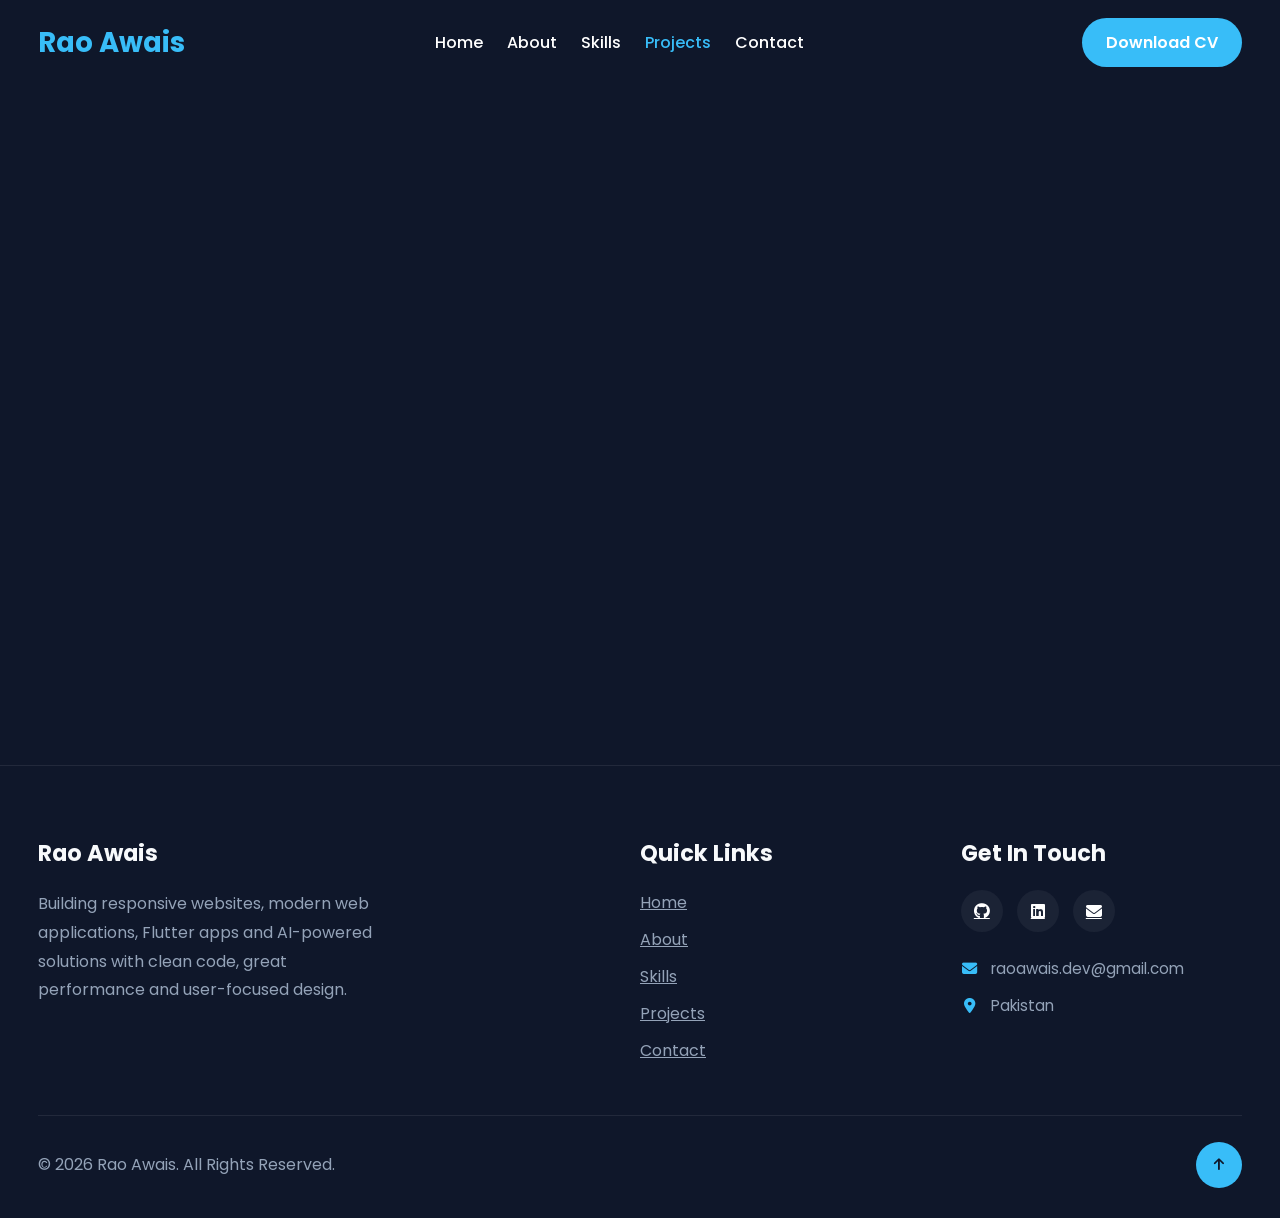
<file: project-details.html>
<!doctype html>
<html lang="en">
  <head>
    <meta charset="UTF-8" />

    <meta name="viewport" content="width=device-width, initial-scale=1.0" />

<title>Project Details | Rao Awais</title>

    <link
      rel="stylesheet"
      href="https://cdnjs.cloudflare.com/ajax/libs/font-awesome/6.7.2/css/all.min.css"
    />

    <link rel="stylesheet" href="css/style.css" />
    <link rel="stylesheet" href="css/responsiveness/desktop-fluid.css" />
    <link rel="stylesheet" href="css/responsiveness/1199.css" />
    <link rel="stylesheet" href="css/responsiveness/991.css" />
    <link rel="stylesheet" href="css/responsiveness/767.css" />
    <link rel="stylesheet" href="css/responsiveness/575.css" />
  </head>

  <body>
    <div id="navbar-container"></div>

    <main>
      <!-- Project Hero -->
      <section class="project-hero reveal">
        <div class="container">
          <div id="project-hero"></div>
        </div>
      </section>

      <!-- Overview -->
      <section class="project-overview reveal">
        <div class="container">
          <div id="project-overview"></div>
        </div>
      </section>

      <!-- Gallery -->
      <section class="project-gallery reveal">
        <div class="container">
          <div id="project-gallery"></div>
        </div>
      </section>

      <!-- Technologies -->
      <section class="project-technologies reveal">
        <div class="container">
          <div id="project-technologies"></div>
        </div>
      </section>

      <!-- Features -->
      <section class="project-features reveal">
        <div class="container">
          <div id="project-features"></div>
        </div>
      </section>

      <!-- Project Information -->
      <section class="project-information reveal">
        <div class="container">
          <div id="project-information"></div>
        </div>
      </section>

      <!-- ==========================
     Lightbox
========================== -->

      <div class="lightbox" id="lightbox">
        <button class="lightbox-close" id="lightbox-close">
          <i class="fa-solid fa-xmark"></i>
        </button>

        <button class="lightbox-arrow lightbox-prev" id="lightbox-prev">
          <i class="fa-solid fa-chevron-left"></i>
        </button>

        <img id="lightbox-image" alt="Project Screenshot" />

        <button class="lightbox-arrow lightbox-next" id="lightbox-next">
          <i class="fa-solid fa-chevron-right"></i>
        </button>

        <div class="lightbox-counter" id="lightbox-counter"></div>
      </div>

      <!-- CTA -->

      <section class="project-cta">
        <div class="container">
          <div id="project-cta"></div>
        </div>
      </section>

      <!-- Previous / Next -->
      <section class="project-navigation">
        <div class="container">
          <div id="project-navigation"></div>
        </div>
      </section>
    </main>
    <!-- footer -->
    <footer id="footer-container"></footer>

    <script src="js/navbar.js"></script>

    <script src="js/projects.js"></script>

    <script src="js/project-details.js"></script>

    <script src="js/footer.js"></script>

    <script src="js/scroll-reveal.js"></script>
  </body>
</html>
</file>
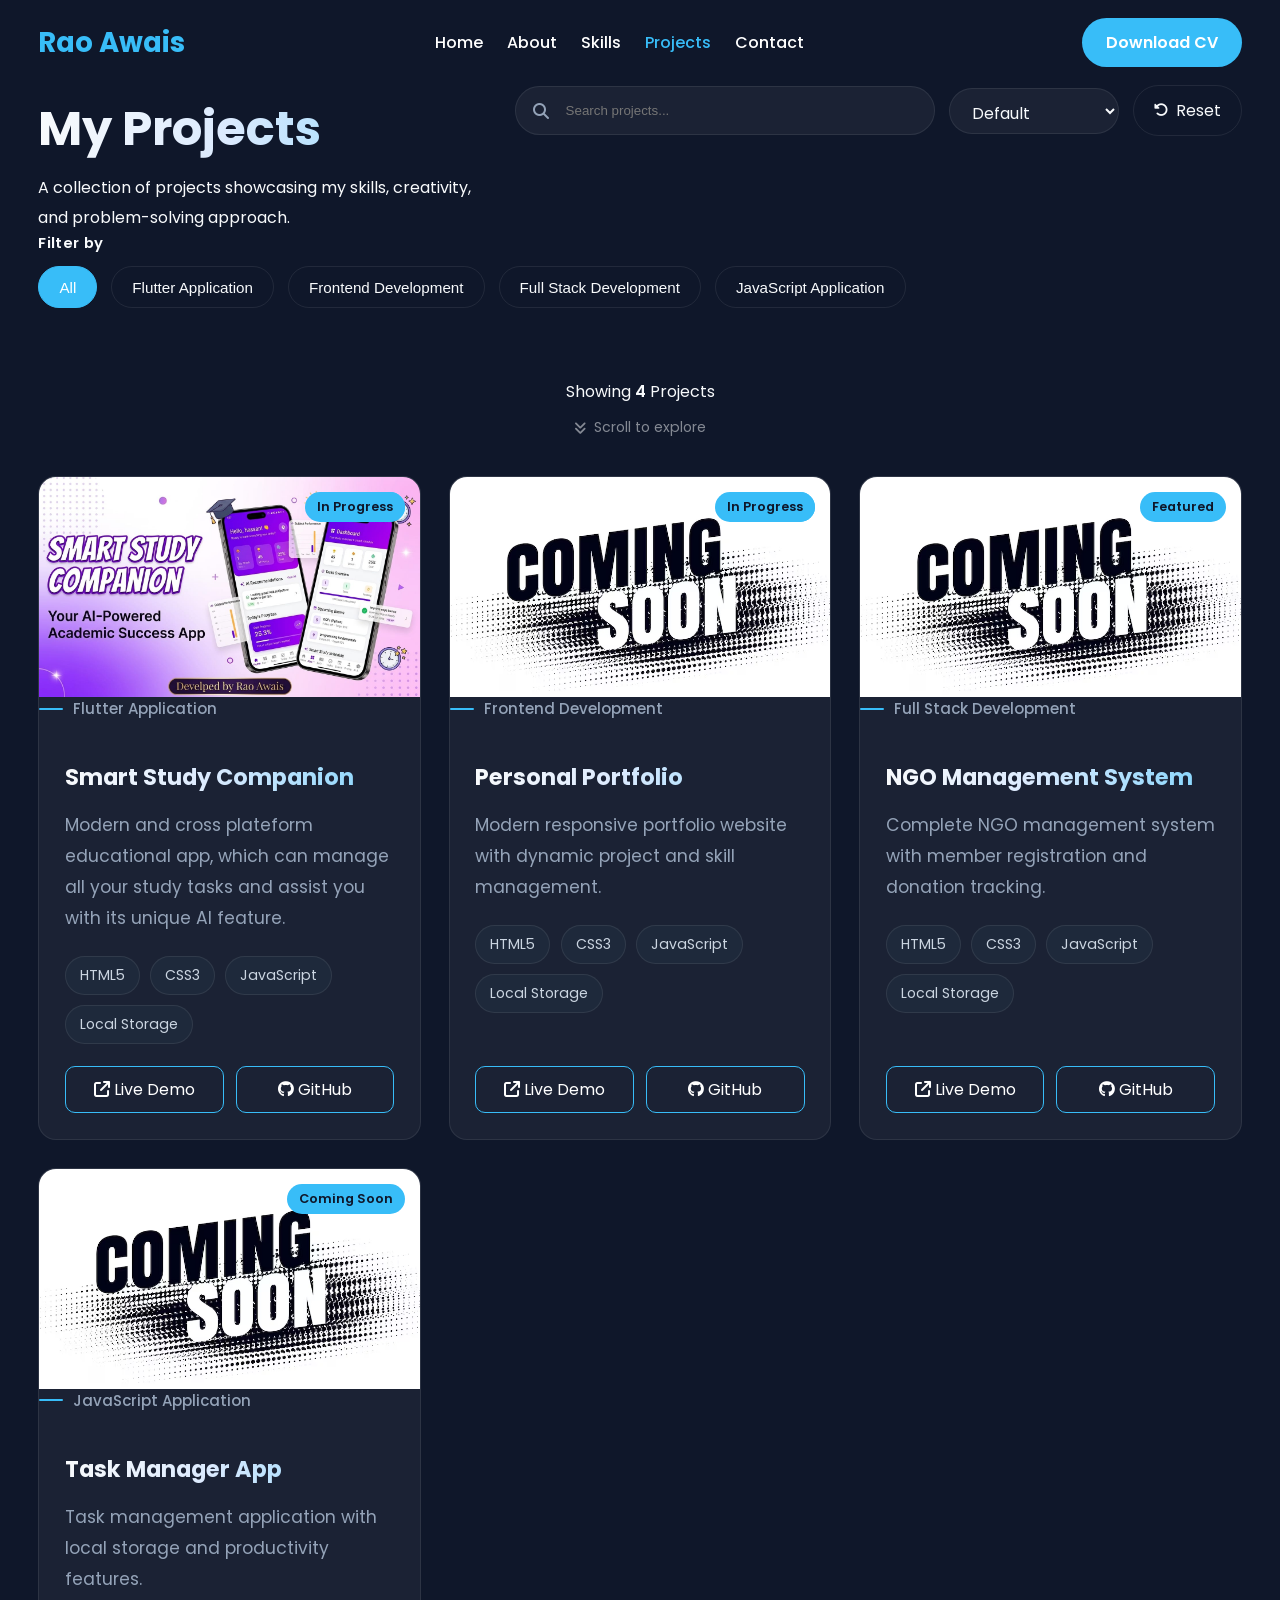
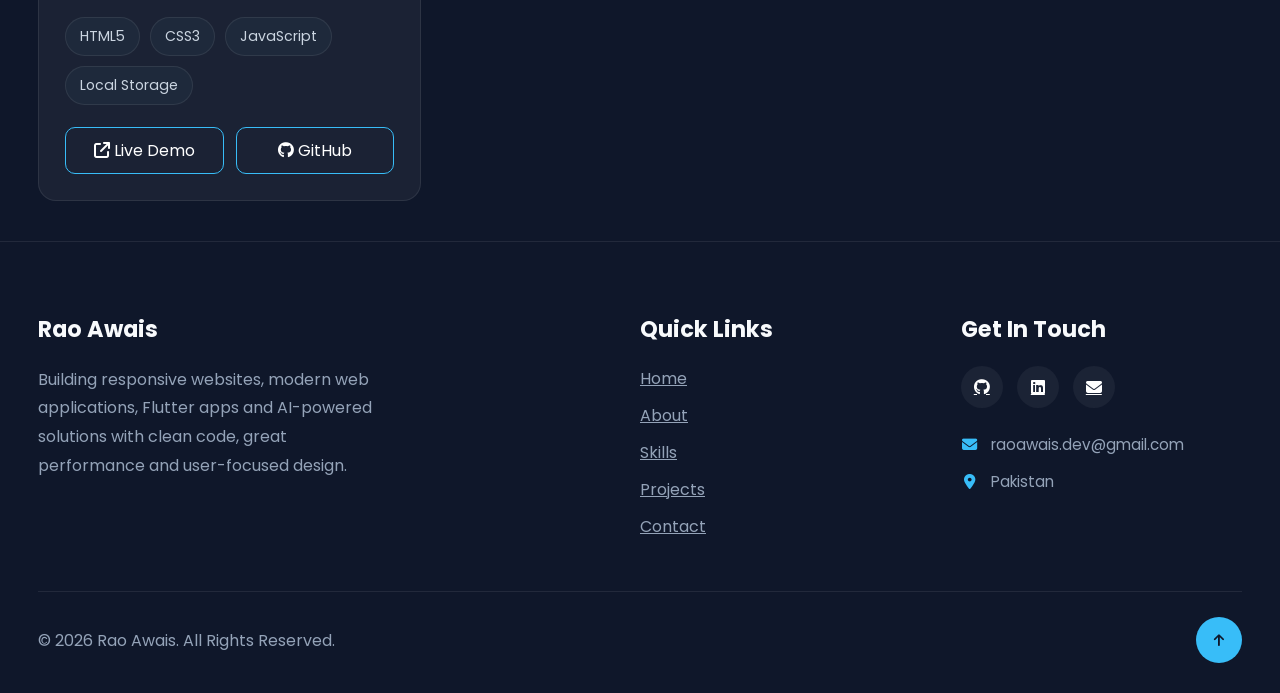
<file: projects.html>
<!doctype html>
<html lang="en">
  <head>
    <meta charset="UTF-8" />

    <meta name="viewport" content="width=device-width, initial-scale=1.0" />

    <title>Projects | Rao Awais</title>

    <link
      rel="stylesheet"
      href="https://cdnjs.cloudflare.com/ajax/libs/font-awesome/6.7.2/css/all.min.css"
    />

    <link rel="stylesheet" href="css/style.css" />
    <link rel="stylesheet" href="css/responsiveness/desktop-fluid.css" />
    <link rel="stylesheet" href="css/responsiveness/1199.css" />
    <link rel="stylesheet" href="css/responsiveness/991.css" />
    <link rel="stylesheet" href="css/responsiveness/767.css" />
    <link rel="stylesheet" href="css/responsiveness/575.css" />
  </head>

  <body>
    <div id="navbar-container"></div>

    <main>
      <!-- ==========================
         Projects Hero
    =========================== -->

      <section class="projects-hero reveal">
        <div class="container">
          <div class="projects-hero-layout">
            <!-- LEFT -->

            <div class="projects-hero-content">
              <div class="section-header">
                <div class="section-tag">
                  <h1 class="gradient-text">My Projects</h1>
                </div>

                <p class="section-p">
                  A collection of projects showcasing my skills, creativity, and
                  problem-solving approach.
                </p>
              </div>
            </div>

            <!-- RIGHT -->

            <div class="projects-hero-controls">
              <!-- Search -->

              <div class="projects-search">
                <div class="search-box">
                  <i class="fa-solid fa-magnifying-glass"></i>

                  <input
                    type="text"
                    id="project-search"
                    placeholder="Search projects..."
                  />

                  <button class="clear-search" type="button">
                    <i class="fa-solid fa-xmark" aria-label="clear search"></i>
                  </button>
                </div>
              </div>

              <!-- Sort + Reset -->

              <div class="sort-wrapper">
                <select id="sort-projects">
                  <option value="default">Default</option>

                  <option value="az">A-Z</option>

                  <option value="za">Z-A</option>
                </select>

                <button id="reset-filters">
                  <i class="fa-solid fa-rotate-left"></i>

                  Reset
                </button>
              </div>
            </div>
          </div>
        </div>
      </section>

      <!-- ==========================
         Filters
    =========================== -->

      <section class="projects-filter">
        <div class="container">
          <div class="filters-heading">Filter by</div>
        </div>

        <div class="container">
          <div id="filter-buttons"></div>
        </div>
      </section>

      <!-- ==========================
         Results
    =========================== -->

      <section class="projects-info">
        <div class="container">
          <p id="projects-count">Showing 0 Projects</p>

          <p class="scroll-hint">
            <i class="fa-solid fa-angles-down"></i>

            Scroll to explore
          </p>
        </div>
      </section>

      <!-- ==========================
         Projects Grid
    =========================== -->

      <section class="projects-section reveal">
        <div class="container">
          <div id="projects-grid" class="projects-grid"></div>
        </div>
      </section>
    </main>

    <!-- footer -->
    <footer id="footer-container"></footer>

    <script src="js/navbar.js"></script>

    <script src="js/projects.js"></script>

    <script src="js/script.js"></script>

    <script src="js/projects-page.js"></script>

    <script src="js/footer.js"></script>

    <script src="js/scroll-reveal.js"></script>
  </body>
</html>
</file>
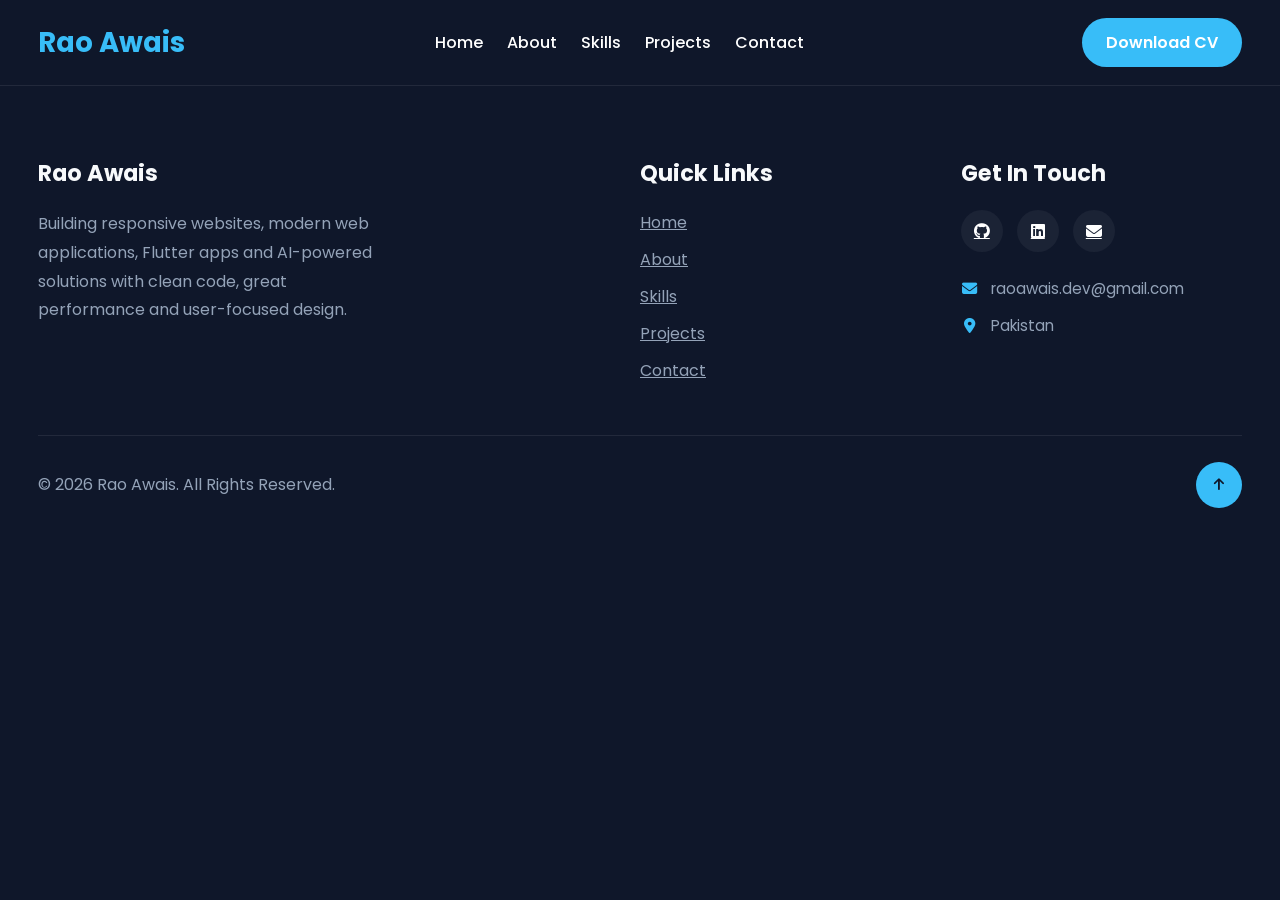
<file: services.html>
<!doctype html>
<html lang="en">
  <head>
    <meta charset="UTF-8" />

    <meta name="viewport" content="width=device-width, initial-scale=1.0" />

    <title>Rao Awais | Full Stack Developer</title>

    <link
      rel="stylesheet"
      href="https://cdnjs.cloudflare.com/ajax/libs/font-awesome/6.7.2/css/all.min.css"
    />

    <link rel="stylesheet" href="css/style.css" />
    <link rel="stylesheet" href="css/responsiveness/desktop-fluid.css" />
    <link rel="stylesheet" href="css/responsiveness/1199.css" />
    <link rel="stylesheet" href="css/responsiveness/991.css" />
    <link rel="stylesheet" href="css/responsiveness/767.css" />
    <link rel="stylesheet" href="css/responsiveness/575.css" />
  </head>

  <body>
    <div id="navbar-container"></div>

    <!-- footer -->
    <footer id="footer-container"></footer>

    <script src="js/navbar.js"></script>

    <script src="js/footer.js"></script>

    <script src="js/skills.js"></script>

    <script src="js/projects.js"></script>

    <script src="js/script.js"></script>

    <script src="js/scroll-reveal.js"></script>
  </body>
</html>
</file>
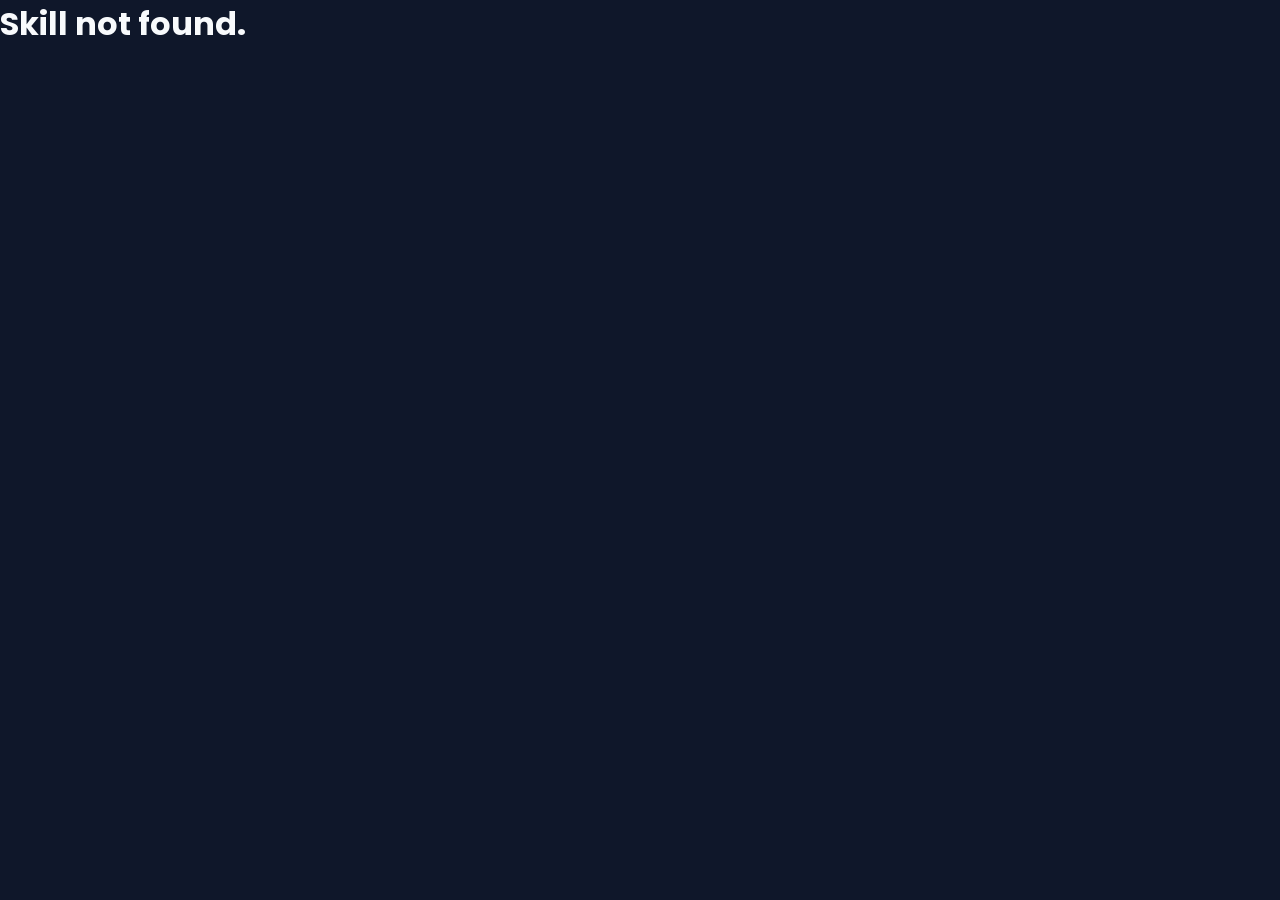
<file: skill-details.html>
<!doctype html>
<html lang="en">
  <head>
    <meta charset="UTF-8" />

    <meta name="viewport" content="width=device-width, initial-scale=1.0" />

<title>Skill Details | Rao Awais</title>

    <link
      rel="stylesheet"
      href="https://cdnjs.cloudflare.com/ajax/libs/font-awesome/6.7.2/css/all.min.css"
    />

    <link rel="stylesheet" href="css/style.css" />
    <link rel="stylesheet" href="css/responsiveness/desktop-fluid.css" />
    <link rel="stylesheet" href="css/responsiveness/1199.css" />
    <link rel="stylesheet" href="css/responsiveness/991.css" />
    <link rel="stylesheet" href="css/responsiveness/767.css" />
    <link rel="stylesheet" href="css/responsiveness/575.css" />
  </head>

  <body>
    <div id="navbar-container"></div>

    <main>
      <!-- ==========================
             Skill Hero
        ========================== -->

      <section class="page-hero reveal">
        <div class="container">
          <div id="skill-hero">
            <!-- Dynamic JS -->
          </div>
        </div>
      </section>

      <!-- ==========================
             Skill Overview
        ========================== -->

      <section class="skill-overview reveal">
        <div class="container">
          <div id="skill-overview">
            <!-- Dynamic JS -->
          </div>
        </div>
      </section>

      <!-- ==========================
             Technologies
        ========================== -->

      <section class="skill-technologies reveal">
        <div class="container">
          <div id="skill-technologies">
            <!-- Dynamic JS -->
          </div>
        </div>
      </section>

      <!-- ================================
             What I Can Build/Capabilities
        ================================== -->

      <section class="skill-capabilities reveal">
        <div class="container">
          <div id="skill-capabilities">
            <!-- Dynamic JS -->
          </div>
        </div>
      </section>

      <!-- ==========================
             Learning Journey
        ========================== -->

      <section class="learning-journey reveal">
        <div class="container">
          <div id="skill-learning">
            <!-- Dynamic JS -->
          </div>
        </div>
      </section>

      <!-- ==========================
             Previous / Next
        ========================== -->

      <section class="skill-navigation reveal">
        <div class="container">
          <div id="skill-navigation">
            <!-- Dynamic JS -->
          </div>
        </div>
      </section>
    </main>

    <!-- footer -->
    <footer id="footer-container"></footer>

    <!-- js imports -->
    <script src="js/navbar.js"></script>

    <script src="js/footer.js"></script>

    <script src="js/skills.js"></script>

    <script src="js/skill-details.js"></script>

    <script src="js/scroll-reveal.js"></script>
  </body>
</html>
</file>
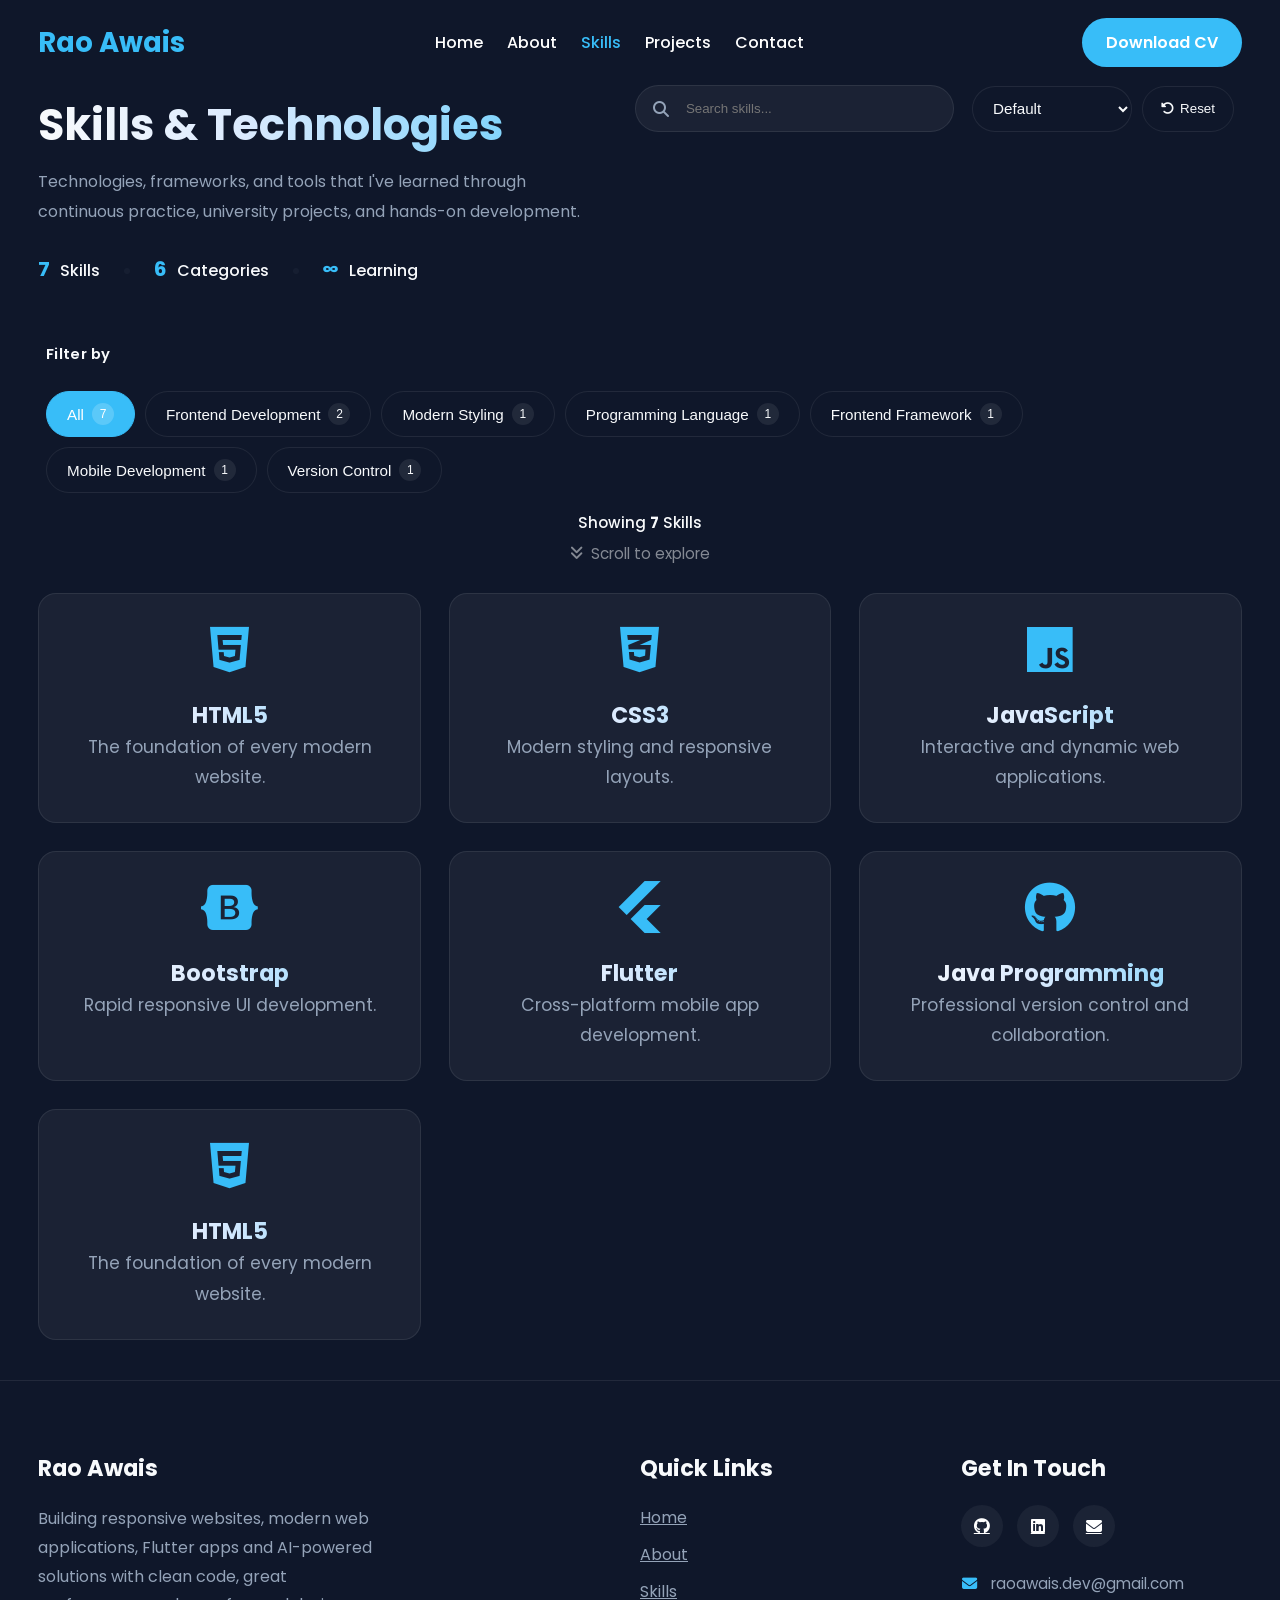
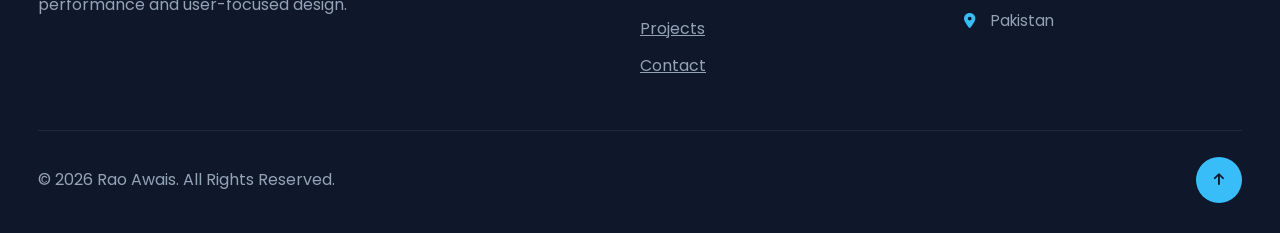
<file: skills.html>
<!doctype html>
<html lang="en">
  <head>
    <meta charset="UTF-8" />

    <meta name="viewport" content="width=device-width, initial-scale=1.0" />

    <title>Skills | Rao Awais</title>

    <link
      rel="stylesheet"
      href="https://cdnjs.cloudflare.com/ajax/libs/font-awesome/6.7.2/css/all.min.css"
    />

    <link rel="stylesheet" href="css/style.css" />
    <link rel="stylesheet" href="css/responsiveness/desktop-fluid.css" />
    <link rel="stylesheet" href="css/responsiveness/1199.css" />
    <link rel="stylesheet" href="css/responsiveness/991.css" />
    <link rel="stylesheet" href="css/responsiveness/767.css" />
    <link rel="stylesheet" href="css/responsiveness/575.css" />
  </head>

  <body>
    <!-- navbar -->
    <div id="navbar-container"></div>

    <main>
      <!-- skill hero section -->
      <section class="skills-hero reveal">
        <div class="container skills-hero-layout">
          <!-- LEFT -->

          <div class="skills-hero-content">
            <span class="section-tag">
              <h1 class="gradient-text">
                Skills &
                <span>Technologies</span>
              </h1>
            </span>

            <p class="section-p">
              Technologies, frameworks, and tools that I've learned through
              continuous practice, university projects, and hands-on
              development.
            </p>
          </div>

          <!-- RIGHT -->

          <div class="skills-hero-controls">
            <div class="hero-toolbar">
              <section class="skills-search">
                <div id="skills-search-bar"></div>
              </section>

              <section class="skills-sort">
                <div class="sort-wrapper">
                  <select id="sort-skills">
                    <option value="default">Default</option>

                    <option value="az">A-Z</option>

                    <option value="za">Z-A</option>
                  </select>

                  <button id="reset-skills">
                    <i class="fa-solid fa-rotate-left"></i>

                    Reset
                  </button>
                </div>
              </section>
            </div>
          </div>

          <!-- BOTTOM -->

          <div class="skills-hero-bottom">
            <div class="hero-stats">
              <span class="hero-stat-item">
                <strong id="skills-count-number">0</strong>

                <span>Skills</span>
              </span>

              <span class="stat-divider" aria-hidden="true">•</span>

              <span class="hero-stat-item">
                <strong id="categories-count">0</strong>

                <span>Categories</span>
              </span>

              <span class="stat-divider" aria-hidden="true">•</span>

              <span class="hero-stat-item">
                <strong class="learning-symbol">∞</strong>

                <span>Learning</span>
              </span>
            </div>
          </div>
        </div>
      </section>

      <!-- ================================
        Skills Controls
================================ -->

      <section class="skills-controls">
        <div class="container">
          <!-- Dynamic Filters -->

          <section class="skills-filter">
            <div class="filters-heading">Filter by</div>

            <div id="skills-filters"></div>
          </section>

          <!-- Dynamic Results -->

          <section class="skills-info">
            <p id="skills-count">
              <!-- Dynamic Paragraph -->
            </p>

            <p class="scroll-hint">
              <i class="fa-solid fa-angles-down"></i>

              Scroll to explore
            </p>
          </section>
        </div>
      </section>

      <!-- ================================
        Skills Grid
================================ -->

      <section class="skills-section reveal">
        <div class="container">
          <div id="skills-grid">
            <!-- Dynamic JS -->
          </div>
        </div>
      </section>
    </main>

    <!-- footer -->
    <footer id="footer-container"></footer>

    <!-- scripts import -->
    <script src="js/navbar.js"></script>

    <script src="js/footer.js"></script>

    <script src="js/skills.js"></script>

    <script src="js/script.js"></script>

    <script src="js/skills-page.js"></script>

    <script src="js/scroll-reveal.js"></script>
  </body>
</html>
</file>
<file: css/style.css>
/* Google Font */
@import url("https://fonts.googleapis.com/css2?family=Poppins:wght@300;400;500;600;700&display=swap");

/* Reset */
* {
  margin: 0;
  padding: 0;
  box-sizing: border-box;
}

:root {
  /* ==========================
       Colors
    ========================== */

  --primary: #38bdf8;

  --primary-rgb: rgba(255, 255, 255, 0.06);

  --background: #0f172a;

  --card-bg: rgba(255, 255, 255, 0.05);

  --border: rgba(255, 255, 255, 0.08);

  --text: #f8fafc;

  --muted: #94a3b8;

  --white: #ffffff;

  --black: #000000;

  --red: #ef4444;

  --green: #22c55e;

  /* FOR LIGHT MODE WLL IMPLEMENT IT LATER */
  /* :root.light{
    --background:#ffffff;
    --text:#111827;
    --card-bg:#f8fafc;
    ...
} */

  /* ==========================
       Border Radius
 ========================== */

  --radius-sm: 10px;

  --radius-md: 14px;

  --radius-lg: 20px;

  --radius-xl: 28px;

  --radius-xxl: 50px;

  --radius-circular: 50%;

  /* Backward compatibility */

  --radius: var(--radius-lg);

  /* ==========================
       Typography
    ========================== */

  --fs-300: 0.9rem;

  --fs-400: 1rem;

  --fs-500: 1.15rem;

  --fs-600: 1.4rem;

  --fs-700: 2rem;

  --fs-800: 2.8rem;

  --fs-900: 3.6rem;

  /* ==========================
       Spacing
    ========================== */

  --space-xs: 10px;

  --space-sm: 15px;

  --space-md: 25px;

  --space-lg: 40px;

  --space-xl: 60px;

  --space-xxl: 100px;

  /* ==========================
   Responsive Layout
========================== */

  --container-width: 1200px;

  --content-width: 850px;

  --hero-width: 1350px;

  --section-gap: clamp(4rem, 8vw, 7rem);

  --content-gap: clamp(2rem, 5vw, 4rem);

  --card-gap: clamp(1rem, 2vw, 2rem);

  --icon-size: clamp(4rem, 10vw, 8rem);

  /* ==========================
       Animations
    ========================== */

  --transition-fast: 0.25s ease;

  --transition: 0.35s ease;

  --transition-slow: 0.5s ease;

  /*==================================== Scroll Reveal ============================= */

  .reveal {
    opacity: 0;

    transform: translateY(24px);

    transition:
      opacity 0.6s ease-out,
      transform 0.6s ease-out;

    will-change: opacity, transform;
  }

  .reveal.is-visible {
    opacity: 1;

    transform: translateY(0);
  }

  /* accessibility */
  @media (prefers-reduced-motion: reduce) {
    .reveal {
      opacity: 1;

      transform: none;

      transition: none;
    }
  }

  /* ==========================
       Shadows
    ========================== */

  --shadow-sm: 0 4px 12px rgba(0, 0, 0, 0.15);

  --shadow-md: 0 10px 25px rgba(0, 0, 0, 0.22);

  --hover-shadow: 0 0 30px rgba(56, 189, 248, 0.2);
}

/* ========================================================
              GLOBAL GRADIENT COLORING SYSTEM
========================================================= */

/* ====================================
   Animated Gradient Text
==================================== */

.gradient-text {
  background-image: linear-gradient(
    90deg,
    #f8fafc 0%,
    #dbeafe 22%,
    #7dd3fc 52%,
    #38bdf8 78%,
    #e0f2fe 100%
  );

  background-size: 200% auto;

  background-position: 0% center;

  -webkit-background-clip: text;
  background-clip: text;

  -webkit-text-fill-color: transparent;
  color: transparent;

  animation: gradientFlow 6s ease-in-out infinite alternate;
}

@keyframes gradientFlow {
  from {
    background-position: 0% center;
  }

  to {
    background-position: 100% center;
  }
}

/*=====================================
        COMMON COMPONENTS
=====================================*/

.glass-card {
  background: var(--card-bg);

  border: 1px solid var(--border);

  border-radius: var(--radius-lg);

  box-shadow: var(--shadow);

  transition: var(--transition);
}

.glass-card:hover {
  transform: translateY(-10px);

  box-shadow: var(--hover-shadow);
}

/* full body items */
body {
  font-family: "Poppins", sans-serif;
  background: var(--background);
  color: var(--text);
}

body.menu-open {
  overflow: hidden;
}

/*====================================================
                    NAVBAR
====================================================*/

.navbar {
  padding: 20px 0;
}

.navbar-container {
  display: flex;

  justify-content: space-between;

  align-items: center;

  width: 100%;
}

.logo {
  font-size: 28px;

  font-weight: 700;

  color: var(--primary);

  text-decoration: none;

  display: inline-flex;

  align-items: center;

  flex-shrink: 0;
}

.nav-right {
  display: flex;

  align-items: center;

  justify-content: flex-end;

  flex: 1;

  gap: 40px;
}

.nav-links {
  display: flex;

  flex: 1;

  justify-content: center;

  list-style: none;

  gap: 30px;
}

.nav-links a {
  text-decoration: none;

  color: white;

  font-weight: 500;

  transition: var(--transition);
}

.nav-links a:hover {
  color: var(--primary);
}

.menu-toggle {
  display: none;
}

.menu-close {
  display: none;
}

/*====================================================
                        HOME PAGE
====================================================*/

.hero {
  display: flex;

  justify-content: space-between;

  align-items: center;

  min-height: 85vh;

  padding: 0 8%;

  flex-wrap: wrap;
  gap: 40px;
}

.hero-content {
  flex: 1.2;
  min-width: 300px;
}

.hero-content h1 {
  font-size: 60px;

  margin-bottom: 15px;
}

.hero-content h2 {
  color: var(--primary);

  margin-bottom: 20px;
}

.hero-content p {
  color: #cbd5e1;

  line-height: 1.8;

  margin-bottom: 30px;
}

.hero-image {
  flex: 0.8;
  display: flex;
  justify-content: center;
}

.hero-buttons {
  display: flex;
  gap: 20px;
}

.btn-primary,
.btn-secondary {
  padding: 14px 32px;

  border: none;

  border-radius: var(--radius-xxl);

  font-size: 16px;

  cursor: pointer;

  transition: var(--transition);
}

.btn-primary {
  background: var(--primary);

  color: white;
}

.btn-secondary {
  background: transparent;

  color: white;

  border: 2px solid var(--primary);
}

.btn-primary:hover {
  transform: translateY(-5px);
}

.btn-secondary:hover {
  background: var(--primary);
}

.cv-btn {
  text-decoration: none;

  background: var(--primary);

  color: white;

  padding: 12px 24px;

  border-radius: var(--radius-xxl);

  font-weight: 600;

  transition: var(--transition);
}

.cv-btn:hover {
  transform: translateY(-4px);

  box-shadow: 0 10px 20px rgba(56, 189, 248, 0.4);
}

.nav-links a {
  position: relative;
}

.nav-links a::after {
  content: "";

  position: absolute;

  left: 0;

  bottom: -5px;

  width: 0;

  height: 2px;

  background: var(--primary);

  transition: var(--transition);
}

.nav-links a:hover::after {
  width: 100%;
}

.hero-tag {
  display: inline-block;

  padding: 8px 18px;

  background: rgba(56, 189, 248, 0.12);

  border: 1px solid var(--primary);

  border-radius: var(--radius-xl);

  color: var(--primary);

  margin-bottom: 20px;

  font-size: 14px;
}

.hero-content h1 {
  font-size: 64px;

  line-height: 1.2;

  margin-bottom: 15px;
}

.hero-content h1 span {
  color: var(--primary);
}

.hero-content h2 {
  font-size: 32px;

  font-weight: 500;

  color: #cbd5e1;

  margin-bottom: 25px;
}

.hero-content p {
  max-width: 620px;

  line-height: 1.9;

  color: var(--muted);

  margin-bottom: 35px;
}

.social-icons {
  display: flex;

  gap: 20px;

  margin-top: 35px;
}

.social-icons a {
  width: 50px;
  height: 50px;

  display: flex;
  justify-content: center;
  align-items: center;

  border: 2px solid var(--primary);
  border-radius: 50%;

  color: var(--primary);

  text-decoration: none;

  font-size: 22px;

  transition: var(--transition);
}

.social-icons a:hover {
  background: var(--primary);
  color: white;

  transform: translateY(-6px);

  box-shadow: 0 8px 20px rgba(56, 189, 248, 0.35);
}

.image-circle {
  width: 410px;

  height: 410px;

  border-radius: 50%;

  background: linear-gradient(135deg, var(--primary), #2563eb);

  display: flex;

  justify-content: center;

  align-items: center;
}

.image-circle img {
  width: calc(100% - 12px);

  height: calc(100% - 12px);

  object-fit: cover;

  border-radius: 50%;

  border: none;

  display: block;
}

.image-circle {
  position: relative;

  width: clamp(410px, 22vw, 500px);

  height: clamp(410px, 22vw, 500px);

  border-radius: 50%;

  display: flex;

  justify-content: center;

  align-items: center;

  background: conic-gradient(from 0deg, #38bdf8, #60a5fa, #2563eb, #38bdf8);

  animation:
    floating 4s ease-in-out infinite,
    rotateRing 12s linear infinite;

  box-shadow:
    0 0 25px rgba(56, 189, 248, 0.22),
    0 0 70px rgba(37, 99, 235, 0.18);
}

@keyframes floating {
  0% {
    transform: translateY(0);
  }

  50% {
    transform: translateY(-18px);
  }

  100% {
    transform: translateY(0);
  }
}

.image-circle {
  animation: floating 4s ease-in-out infinite;
}

.image-circle:hover {
  animation-play-state: paused;
}

.cursor {
  color: var(--primary);

  font-weight: bold;

  animation: blink 0.8s infinite;
}

@keyframes blink {
  50% {
    opacity: 0;
  }
}

.hero-bg {
  position: absolute;

  inset: 0;

  z-index: -1;
}

.glow {
  position: absolute;

  border-radius: 50%;

  filter: blur(100px);
}

/* Hero Glow 1 */

.glow-1 {
  width: clamp(350px, 20vw, 520px);

  height: clamp(350px, 20vw, 520px);

  top: clamp(-120px, -6vw, -80px);

  left: clamp(-120px, -6vw, -80px);
}

/* Hero Glow 2 */

.glow-2 {
  width: clamp(300px, 18vw, 460px);

  height: clamp(300px, 18vw, 460px);

  bottom: clamp(-100px, -5vw, -70px);

  right: clamp(-100px, -5vw, -70px);
}

@keyframes glowFloat {
  0% {
    transform: translateY(0);
  }

  50% {
    transform: translateY(-30px);
  }

  100% {
    transform: translateY(0);
  }
}

.glow {
  animation: glowFloat 8s ease-in-out infinite;
}

html {
  scroll-behavior: smooth;
}

@keyframes fadeUp {
  from {
    opacity: 0;
    transform: translateY(30px);
  }

  to {
    opacity: 1;
    transform: translateY(0);
  }
}

.hero-content,
.hero-image {
  animation: fadeUp 0.8s ease-out;
}

.hero-bg {
  position: relative;
  overflow: clip;
}

/*==================================================
            featured skills section
==================================================*/

.skills-preview {
  padding: 100px 0;
}

.section-title {
  text-align: center;

  margin-bottom: 60px;
}

.section-title h2 {
  font-size: 42px;

  margin-bottom: 15px;
}

.section-title p {
  color: var(--muted);

  max-width: 650px;

  margin: auto;
}

.skills-grid {
  display: grid;

  grid-template-columns: repeat(auto-fit, minmax(220px, 1fr));

  gap: 25px;
}

.skill-card {
  background: rgba(255, 255, 255, 0.05);

  border: 1px solid rgba(255, 255, 255, 0.08);

  border-radius: var(--radius-lg);

  padding: 35px;

  text-align: center;

  transition: var(--transition);
}

/* T */
.skill-content > i {
  font-size: 55px;

  color: var(--primary);

  margin-bottom: 20px;
}

.skill-card {
  position: relative;

  overflow: hidden;
}

.skill-card:hover {
  box-shadow: 0 0 30px rgba(56, 189, 248, 0.2);
}

.skill-card p {
  color: var(--muted);
}

.skill-overlay {
  position: absolute;

  inset: 0;

  display: flex;

  justify-content: center;

  align-items: center;

  gap: 10px;

  background: rgba(15, 23, 42, 0.82);

  color: white;

  text-decoration: none;

  font-weight: 600;

  opacity: 0;

  transition: var(--transition);
}

.skill-card:hover .skill-overlay {
  opacity: 1;
}

.skill-overlay i {
  font-size: 20px;
}

.skill-overlay {
  transform: translateY(30px);

  opacity: 0;
}

.skill-card:hover .skill-overlay {
  opacity: 1;

  transform: translateY(0);
}

/*==================================================
            featured projects section
==================================================*/

.projects-preview {
  padding: 100px 0;
}

.project-content {
  padding: 30px;
}

.project-content h3 {
  margin-bottom: 15px;
}

.project-content p {
  color: var(--muted);

  line-height: 1.7;
}

.project-tags {
  display: flex;

  gap: 10px;

  flex-wrap: wrap;

  margin: 25px 0;
}

.project-tags span {
  background: var(--background);

  padding: 8px 16px;

  border-radius: var(--radius-xl);

  font-size: 14px;
}

.project-buttons {
  display: flex;

  gap: 15px;
}

.projects-grid {
  display: grid;

  grid-template-columns: repeat(auto-fit, minmax(320px, 1fr));

  gap: 30px;
}

.project-card {
  background: rgba(255, 255, 255, 0.05);

  border-radius: var(--radius-lg);

  overflow: hidden;

  border: 1px solid rgba(255, 255, 255, 0.08);

  transition: var(--transition);

  display: flex;

  flex-direction: column;
}
.project-card {
  cursor: pointer;
}

.project-card img {
  width: 100%;

  height: 220px;

  object-fit: cover;

  display: block;
}

.project-info {
  padding: 25px;

  display: flex;

  flex-direction: column;

  flex: 1;
}

.project-info h3 {
  margin-bottom: 15px;
}

.project-info p {
  color: var(--muted);

  line-height: 1.7;

  margin-bottom: 20px;
}

.tech-stack {
  display: flex;

  flex-wrap: wrap;

  gap: 10px;

  margin-bottom: 25px;
}

.project-links {
  display: flex;

  gap: 12px;

  margin-top: auto;
}

.project-links a {
  text-decoration: none;

  color: white;

  padding: 10px 18px;

  border-radius: var(--radius-sm);

  border: 1px solid var(--primary);

  transition: var(--transition);

  flex: 1;

  text-align: center;
}

.project-links a:hover {
  background: var(--primary);

  color: var(--background);
}

.project-card:hover {
  transform: translateY(-10px);

  box-shadow: 0 0 30px rgba(56, 189, 248, 0.2);
}

.project-image {
  position: relative;

  overflow: hidden;
}

/* project-details hover effect */
.project-overlay {
  position: absolute;

  inset: 0;

  display: flex;

  justify-content: center;

  align-items: center;

  gap: 10px;

  background: rgba(15, 23, 42, 0.75);

  color: #fff;

  text-decoration: none;

  font-weight: 600;

  opacity: 0;

  transition: var(--transition);
}

.project-card:hover .project-overlay {
  opacity: 1;
}

.project-status {
  position: absolute;

  top: 15px;

  right: 15px;

  background: var(--primary);

  color: var(--background);

  padding: 6px 12px;

  border-radius: var(--radius-xl);

  font-size: 12px;

  font-weight: 600;
}

.project-category {
  display: inline-flex;

  align-items: center;

  gap: 8px;

  margin-bottom: 12px;

  color: var(--muted);

  font-size: 0.85rem;

  font-weight: 500;
}

.project-category {
  display: flex;

  align-items: center;

  gap: 10px;

  margin-bottom: 12px;

  color: var(--muted);

  font-size: 0.85rem;

  font-weight: 500;
}

.project-category::before {
  content: "";

  width: 24px;

  height: 2px;

  background: var(--primary);

  border-radius: 999px;
}

.section-button {
  text-align: center;

  margin-top: 60px;
}

.section-button .btn-primary {
  display: inline-flex;

  align-items: center;

  gap: 10px;
}

.section-button .btn-primary:hover {
  transform: translateY(-4px);

  box-shadow: 0 12px 25px rgba(56, 189, 248, 0.25);
}

.section-button .btn-primary i {
  transition: transform 0.3s ease;
}

.section-button .btn-primary:hover i {
  transform: translateX(5px);
}

.tech-stack span {
  background: #1e293b;

  border: 1px solid rgba(255, 255, 255, 0.08);

  color: #cbd5e1;

  padding: 8px 14px;

  border-radius: var(--radius-xl);

  font-size: 13px;
}

/*==================================================
            why me section
==================================================*/
.why-wrapper {
  display: grid;

  grid-template-columns: repeat(auto-fit, minmax(350px, 1fr));

  gap: 60px;

  align-items: center;
}

.why-image {
  display: flex;

  justify-content: center;

  align-items: center;
}

.why-image img {
  width: 380px;

  height: 380px;

  border-radius: 50%;

  object-fit: cover;

  border: 6px solid rgba(56, 189, 248, 0.2);

  box-shadow: 0 0 50px rgba(56, 189, 248, 0.2);

  transition: transform 0.4s ease;
}

.why-image img:hover {
  transform: scale(1.04);
}

.why-image img {
  animation: floatImage 4s ease-in-out infinite;
}

.why-item i {
  color: var(--primary);

  font-size: 24px;

  margin-top: 5px;
}

.why-item h3 {
  margin-bottom: 8px;
}

.why-item p {
  color: var(--muted);

  line-height: 1.7;
}

.why-item {
  display: flex;

  gap: 20px;

  padding-bottom: 22px;

  margin-bottom: 22px;

  border-bottom: 1px solid rgba(255, 255, 255, 0.08);
}

.why-item:last-child {
  border-bottom: none;

  margin-bottom: 10px;

  padding-bottom: 0;
}

/*==================================================
            cta section
==================================================*/
.cta {
  padding: 120px 0;

  text-align: center;
}

.cta h2 {
  font-size: clamp(2rem, 5vw, 3rem);

  margin-bottom: 20px;
}

.cta p {
  max-width: 700px;

  margin: 0 auto 40px;

  color: var(--muted);

  line-height: 1.8;
}

.cta-buttons {
  display: flex;

  justify-content: center;

  gap: 20px;

  flex-wrap: wrap;
}

.btn-primary i,
.btn-secondary i {
  margin-right: 8px;
}

/* glow effect for cta section */
.cta {
  position: relative;

  overflow: hidden;
}

.cta::before {
  content: "";

  position: absolute;

  width: 450px;

  height: 450px;

  background: rgba(56, 189, 248, 0.08);

  border-radius: 50%;

  filter: blur(100px);

  top: -120px;

  left: 50%;

  transform: translateX(-50%);

  z-index: -1;
}

/*====================================================
                        FOOTER
====================================================*/

footer {
  padding: 80px 0 30px;

  border-top: 1px solid rgba(255, 255, 255, 0.08);
}

.footer-grid {
  display: grid;

  grid-template-columns: 2fr 1fr 1fr;

  gap: 50px;

  margin-bottom: 50px;
}

.footer-grid h3 {
  margin-bottom: 20px;
}

.footer-about p {
  color: var(--muted);

  line-height: 1.8;

  max-width: 400px;
}

.footer-links ul {
  list-style: none;
}

.footer-links li {
  margin-bottom: 12px;
}

.footer-links a {
  color: var(--muted);

  transition: var(--transition);
}

.footer-links a:hover {
  color: var(--primary);
}

.footer-social {
  display: flex;

  gap: 18px;
}

.footer-social a {
  width: 45px;

  height: 45px;

  display: flex;

  justify-content: center;

  align-items: center;

  border-radius: 50%;

  background: rgba(255, 255, 255, 0.05);

  color: white;

  transition: var(--transition);
}

.footer-social a:hover {
  background: var(--primary);

  color: var(--background);

  transform: translateY(-5px);
}

.footer-bottom {
  display: flex;

  justify-content: space-between;

  align-items: center;

  border-top: 1px solid rgba(255, 255, 255, 0.08);

  padding-top: 30px;
}

.footer-bottom p {
  color: var(--muted);
}

#backToTop {
  width: 48px;

  height: 48px;

  border: none;

  border-radius: 50%;

  background: var(--primary);

  color: var(--background);

  cursor: pointer;

  transition: var(--transition);
}

#backToTop:hover {
  transform: translateY(-5px);
}

.footer-contact-info {
  margin-top: 25px;
}

.footer-contact-info p {
  display: flex;

  align-items: center;

  gap: 12px;

  color: var(--muted);

  margin-bottom: 14px;

  font-size: 0.95rem;

  word-break: break-word;
}

.footer-contact-info i {
  color: var(--primary);

  width: 18px;

  text-align: center;
}

.footer-contact-info p {
  transition: var(--transition);
}

.footer-contact-info p:hover {
  color: #ffffff;
}

.nav-links a.active {
  color: var(--primary);
}

/*====================================================
                        ABOUT PAGE
====================================================*/

/* ===========================
   ABOUT HERO
=========================== */

.about-hero {
  padding: 0px 0;
}

.about-hero-wrapper {
  display: grid;

  grid-template-columns: 1.2fr 1fr;

  align-items: center;

  gap: 70px;
}

.about-hero-content h1 {
  font-size: 3.2rem;

  line-height: 1.2;

  margin: 20px 0;
}

.about-hero-content p {
  color: var(--muted);

  line-height: 1.9;

  margin-bottom: 40px;
}

.about-hero-image {
  display: flex;

  justify-content: center;
}

.about-image-circle {
  width: 400px;

  height: 400px;

  border-radius: 50%;

  background: conic-gradient(from 0deg, #38bdf8, #60a5fa, #2563eb, #38bdf8);

  display: flex;

  justify-content: center;

  align-items: center;

  box-shadow:
    0 0 35px rgba(56, 189, 248, 0.22),
    0 0 90px rgba(37, 99, 235, 0.18);
}

.about-image-circle img {
  width: calc(100% - 12px);

  height: calc(100% - 12px);

  object-fit: cover;

  border-radius: 50%;

  border: none;

  display: block;
}

.about-quick-info {
  display: grid;

  grid-template-columns: repeat(3, 1fr);

  gap: 20px;
}

.about-quick-info div {
  background: rgba(255, 255, 255, 0.05);

  border: 1px solid rgba(255, 255, 255, 0.08);

  padding: 22px;

  border-radius: var(--radius-lg);
}

.about-quick-info h3 {
  margin-bottom: 8px;

  color: var(--primary);
}

.about-quick-info p {
  margin: 0;
}

/* ===============================
   JOURNEY
================================ */

.journey {
  padding: 100px 0 0;
}

.timeline {
  position: relative;

  max-width: 850px;

  margin: auto;
}

.timeline::before {
  content: "";

  position: absolute;

  left: 22px;

  top: 0;

  bottom: 0;

  width: 2px;

  background: rgba(56, 189, 248, 0.35);
}

.timeline-item {
  position: relative;

  padding-left: 70px;

  margin-bottom: 50px;
}

.timeline-item:last-child {
  margin-bottom: 0;
}

.timeline-dot {
  position: absolute;

  left: 10px;

  top: 8px;

  width: 24px;

  height: 24px;

  border-radius: 50%;

  background: var(--primary);

  border: 4px solid var(--background);

  box-shadow: 0 0 18px rgba(56, 189, 248, 0.5);
}

.timeline-content {
  background: rgba(255, 255, 255, 0.05);

  border: 1px solid rgba(255, 255, 255, 0.08);

  border-radius: var(--radius-lg);

  padding: 28px;

  transition: var(--transition);
}

.timeline-content h3 {
  margin-bottom: 12px;
}

.timeline-content p {
  color: var(--muted);

  line-height: 1.8;
}

.timeline-content:hover {
  transform: translateY(-8px);

  box-shadow: 0 0 28px rgba(56, 189, 248, 0.18);
}

/* .timeline-item:last-child .timeline-dot{

    background:transparent;

    border:3px solid var(--primary);

} */

/* ==========================
      EDUCATION SECTION
========================== */

.education-section {
  padding: 100px 0 0;
}

.education-card {
  display: flex;

  justify-content: space-between;

  align-items: center;

  gap: 60px;

  padding: 45px;

  border-radius: var(--radius-xl);

  background: rgba(255, 255, 255, 0.05);

  border: 1px solid rgba(255, 255, 255, 0.08);

  backdrop-filter: blur(18px);

  transition: var(--transition);

  overflow: hidden;

  position: relative;
}

.education-card:hover {
  transform: translateY(-8px);

  box-shadow: 0 20px 50px rgba(56, 189, 248, 0.18);
}

.education-content {
  flex: 1;
}

.education-badge {
  display: inline-block;

  padding: 8px 18px;

  border-radius: 999px;

  background: rgba(56, 189, 248, 0.12);

  border: 1px solid var(--primary);

  color: var(--primary);

  font-size: 0.85rem;

  margin-bottom: 18px;
}

.education-content h3 {
  font-size: 2rem;

  margin-bottom: 12px;
}

.education-content h3 i {
  color: rgb(118, 117, 120);
}

.education-content h4 {
  font-size: 1.2rem;

  color: white;

  margin-bottom: 6px;
}

.campus {
  color: var(--muted);

  margin-bottom: 35px;
}

.education-meta {
  display: grid;

  grid-template-columns: repeat(2, 1fr);

  gap: 25px;
}

.education-meta div {
  background: rgba(255, 255, 255, 0.03);

  border: 1px solid rgba(255, 255, 255, 0.08);

  border-radius: 16px;

  padding: 18px;
}

.education-meta div {
  transition: var(--transition);
}

.education-meta div:hover {
  transform: translateY(-4px);

  border-color: rgba(56, 189, 248, 0.18);

  box-shadow: 0 12px 28px rgba(56, 189, 248, 0.08);
}

.education-meta span {
  display: block;

  color: var(--muted);

  font-size: 0.9rem;

  margin-bottom: 8px;
}

.education-meta strong {
  color: white;

  font-size: 1.05rem;
}

.education-logo {
  width: 140px;

  height: 140px;

  flex-shrink: 0;

  align-self: start;
}

.education-logo img {
  width: 100%;

  height: 100%;

  object-fit: cover;

  border-radius: 50%;

  background: white;

  padding: 12px;

  box-shadow: 0 0 25px rgba(56, 189, 248, 0.18);
}

/* ===========================
      Academic Timeline
=========================== */

.education-timeline {
  padding: 100px 0 0;
}

.timeline {
  position: relative;

  max-width: 900px;

  margin: auto;
}

.timeline::before {
  content: "";

  position: absolute;

  left: 20px;

  top: 0;

  bottom: 0;

  width: 3px;

  background: rgba(56, 189, 248, 0.25);
}

.timeline-item {
  position: relative;

  padding-left: 75px;

  margin-bottom: 45px;
}

.timeline-dot {
  position: absolute;

  left: 8px;

  top: 12px;

  width: 24px;

  height: 24px;

  border-radius: 50%;

  background: var(--primary);

  border: 5px solid #0f172a;

  box-shadow: 0 0 18px rgba(56, 189, 248, 0.45);
}

.timeline-card {
  background: rgba(255, 255, 255, 0.05);

  border: 1px solid rgba(255, 255, 255, 0.08);

  border-radius: 18px;

  padding: 28px;

  transition: var(--transition);
}

.timeline-card:hover {
  transform: translateY(-6px);

  box-shadow: 0 15px 35px rgba(56, 189, 248, 0.18);
}

.timeline-year {
  color: var(--primary);

  font-weight: 600;

  display: inline-block;

  margin-bottom: 12px;
}

.timeline-card h3 {
  margin-bottom: 8px;
}

.timeline-card h4 {
  color: var(--muted);

  font-weight: 500;

  margin-bottom: 15px;
}

.timeline-card.small {
  padding: 22px;
}

.highlight {
  color: var(--primary);

  font-weight: 600;

  margin-top: 12px;
}

.achievement {
  background: #f59e0b;

  box-shadow: 0 0 18px rgba(245, 158, 11, 0.45);
}

/* ==========================
      Academic Highlight
========================== */

.achievement-showcase {
  padding: 100px 0 0;
}

.highlight-card {
  max-width: 850px;

  margin: auto;

  text-align: center;
}

.highlight-image {
  position: relative;

  overflow: hidden;

  width: min(100%, 720px);

  margin-inline: auto;

  border-radius: 24px;

  margin-bottom: 0px;

  box-shadow: 0 25px 60px rgba(0, 0, 0, 0.35);
}

.highlight-image img {
  width: 100%;

  aspect-ratio: 4 / 3;

  object-fit: cover;

  display: block;

  border-radius: 24px;

  transition: var(--transition);
}

.highlight-overlay {
  position: absolute;

  inset: 0;

  display: flex;

  justify-content: center;

  align-items: center;

  gap: 12px;

  background: rgba(15, 23, 42, 0.78);

  color: white;

  font-weight: 600;

  opacity: 0;

  transition: var(--transition);
}

.highlight-image:hover .highlight-overlay {
  opacity: 1;
}

.highlight-card:hover img {
  transform: scale(1.03);
}

.highlight-ribbon {
  position: absolute;

  top: 18px;

  right: 18px;

  background: #f59e0b;

  color: #111827;

  padding: 10px 18px;

  border-radius: 999px;

  font-weight: 700;

  font-size: 0.85rem;

  letter-spacing: 0.6px;

  box-shadow: 0 10px 25px rgba(245, 158, 11, 0.35);
}

.highlight-badge {
  display: inline-flex;

  align-items: center;

  gap: 10px;

  padding: 10px 20px;

  border-radius: 999px;

  background: rgba(245, 158, 11, 0.12);

  border: 1px solid rgba(245, 158, 11, 0.35);

  color: #fbbf24;

  margin-bottom: 20px;
}

.highlight-content h3 {
  font-size: 2rem;

  margin-bottom: 20px;
}

.highlight-content p {
  max-width: 650px;

  margin: 0 auto 35px;

  color: var(--muted);

  line-height: 1.8;
}

.highlight-meta {
  display: flex;

  justify-content: center;

  gap: 50px;

  margin-bottom: 35px;
}

.highlight-meta span {
  display: block;

  color: var(--muted);

  font-size: 0.9rem;

  margin-bottom: 8px;
}

.highlight-meta strong {
  font-size: 1.05rem;
}

.highlight-image {
  border: 1px solid rgba(56, 189, 248, 0.18);

  box-shadow:
    0 0 0 1px rgba(56, 189, 248, 0.08),
    0 15px 45px rgba(0, 0, 0, 0.35),
    0 0 35px rgba(56, 189, 248, 0.12);
}

.achievement-caption {
  margin-top: 18px;
  margin-bottom: 20px;

  text-align: center;

  color: var(--muted);

  font-size: 0.92rem;

  letter-spacing: 0.5px;
}

/*==============================
    Technical Expertise
===============================*/

.expertise {
  padding: 100px 0;
}

.expertise-list {
  display: flex;

  flex-direction: column;

  gap: 45px;
}

.expertise-item {
  padding-bottom: 40px;

  border-bottom: 1px solid rgba(255, 255, 255, 0.08);
}

.expertise-item:last-child {
  border: none;

  padding-bottom: 0;
}

.expertise-heading {
  display: flex;

  align-items: center;

  gap: 22px;

  margin-bottom: 18px;
}

.expertise-icon {
  width: 70px;

  height: 70px;

  border-radius: 50%;

  display: flex;

  justify-content: center;

  align-items: center;

  background: rgba(56, 189, 248, 0.1);

  color: var(--primary);

  font-size: 28px;

  transition: var(--transition);
}

.expertise-item:hover .expertise-icon {
  transform: rotate(-10deg) scale(1.08);
}

.expertise-heading h3 {
  margin-bottom: 6px;
}

.expertise-level {
  display: inline-flex;

  align-items: center;

  gap: 8px;

  margin-top: 4px;

  padding: 8px 16px;

  border-radius: 999px;

  background: rgba(56, 189, 248, 0.08);

  border: 1px solid rgba(56, 189, 248, 0.18);

  color: var(--primary);

  font-size: 0.82rem;

  font-weight: 600;

  backdrop-filter: blur(10px);

  transition: var(--transition);
}

.expertise-level::before {
  content: "";

  width: 8px;

  height: 8px;

  border-radius: 50%;

  background: var(--primary);

  box-shadow: 0 0 12px var(--primary);
}

.expertise-item:hover .expertise-level {
  background: rgba(56, 189, 248, 0.14);

  border-color: rgba(56, 189, 248, 0.35);
}

.expertise-item p {
  color: var(--muted);

  line-height: 1.8;

  margin-bottom: 22px;

  margin-left: 92px;

  max-width: 720px;
}

.expertise-tags {
  display: flex;

  flex-wrap: wrap;

  gap: 12px;

  margin-left: 92px;
}

.expertise-tags span {
  padding: 9px 18px;

  border-radius: 999px;

  background: #1e293b;

  border: 1px solid rgba(255, 255, 255, 0.08);

  transition: var(--transition);
}

.expertise-tags span:hover {
  background: var(--primary);

  color: var(--background);

  transform: translateY(-3px);
}

.expertise-tags span {
  cursor: default;
}

/* timeline animation */
.expertise-list {
  position: relative;
}

.expertise-list::before {
  content: "";

  position: absolute;

  left: 34px;

  top: 18px;

  bottom: 18px;

  width: 2px;

  background: linear-gradient(
    to bottom,

    rgba(56, 189, 248, 0.45),
    rgba(56, 189, 248, 0.1)
  );
}

.expertise-icon {
  position: relative;

  z-index: 2;
}

.expertise-icon {
  box-shadow:
    0 0 0 8px rgba(15, 23, 42, 1),
    0 0 20px rgba(56, 189, 248, 0.18);
}

.expertise-item:hover .expertise-icon {
  transform: scale(1.12);

  box-shadow:
    0 0 0 8px rgba(15, 23, 42, 1),
    0 0 35px rgba(56, 189, 248, 0.35);
}

.expertise-heading h3 {
  transition: 0.3s;
}

.expertise-item:hover h3 {
  color: var(--primary);
  transition: var(--transition);
}

.expertise-item:hover span {
  color: var(--text);
  transition: var(--transition);
}

.expertise-tags span {
  transition: 0.25s;
}

.expertise-tags span:hover {
  transform: translateY(-2px);
}

/* divider */
.expertise-item {
  position: relative;
}

.expertise-item::after {
  content: "";

  position: absolute;

  left: 92px;

  bottom: 0;

  width: calc(100% - 92px);

  height: 1px;

  background: linear-gradient(
    to right,

    rgba(56, 189, 248, 0.25),
    transparent
  );
}

.expertise-item:last-child::after {
  display: none;
}

.expertise-item {
  transition: var(--transition);
}

.expertise-item:hover {
  transform: translateX(8px);
}

/*====================================
        Building With Purpose
====================================*/

.philosophy {
  padding: 120px 0 0;
}

.philosophy-intro {
  max-width: 850px;

  margin: 0 auto 90px;

  text-align: center;
}

.section-label {
  display: inline-block;

  letter-spacing: 4px;

  font-size: 0.8rem;

  font-weight: 700;

  color: var(--primary);

  margin-bottom: 25px;
}

.philosophy-intro h2 {
  font-size: clamp(2.4rem, 5vw, 4rem);

  line-height: 1.2;

  margin-bottom: 28px;
}

.philosophy-intro p {
  max-width: 720px;

  margin: auto;

  color: var(--muted);

  line-height: 1.9;
}

.philosophy-list {
  display: flex;

  flex-direction: column;
}

.philosophy-item {
  display: grid;

  grid-template-columns: 120px 1fr;

  gap: 30px;

  padding: 45px 0;

  border-bottom: 1px solid rgba(255, 255, 255, 0.08);

  transition: var(--transition);
}

.philosophy-item:last-child {
  border-bottom: none;
}

.philosophy-number {
  font-size: 4.5rem;

  font-weight: 700;

  color: rgba(56, 189, 248, 0.1);

  transition: var(--transition);

  line-height: 1;
}

.philosophy-item h3 {
  font-size: 1.8rem;

  margin-bottom: 18px;

  transition: var(--transition);
}

.philosophy-item p {
  color: var(--muted);

  line-height: 1.9;

  max-width: 700px;

  transition: var(--transition);
}

.philosophy-item:hover {
  transform: translateX(10px);
}

.philosophy-item:hover .philosophy-number {
  color: rgba(56, 189, 248, 0.35);
}

.philosophy-item:hover h3 {
  color: var(--primary);
}

.philosophy-item:hover p {
  color: #dbe7f3;
}

/*===============================
    The Person Behind The Code
================================*/

.personality {
  padding: 150px 0 0;
}

.personality-header {
  text-align: center;

  max-width: 850px;

  margin: 0 auto 100px;
}

.personality-header span {
  display: inline-block;

  letter-spacing: 4px;

  color: var(--primary);

  font-size: 0.82rem;

  font-weight: 700;

  margin-bottom: 22px;
}

.personality-header h2 {
  font-size: clamp(2.8rem, 5vw, 4.4rem);

  line-height: 1.18;

  margin-bottom: 28px;
}

.personality-header p {
  max-width: 720px;

  margin: auto;

  color: var(--muted);

  line-height: 1.9;
}

.personality-list {
  display: flex;

  flex-direction: column;

  gap: 80px;
}

.personality-item {
  display: grid;

  grid-template-columns: 130px 1fr;

  gap: 40px;
}

.personality-number {
  font-size: 6rem;

  font-weight: 700;

  color: rgba(255, 255, 255, 0.05);

  line-height: 1;

  transition: var(--transition);
}

.personality-content h3 {
  font-size: 2.2rem;

  margin-bottom: 18px;

  transition: var(--transition);
}

.title-line {
  width: 70px;

  height: 2px;

  background: rgba(255, 255, 255, 0.2);

  margin-bottom: 28px;

  transition: var(--transition);
}

.personality-content p {
  max-width: 720px;

  color: var(--muted);

  line-height: 2;

  font-size: 1.05rem;
}

.personality-item:hover {
  transform: translateX(10px);
}

.personality-item:hover h3 {
  color: var(--primary);
}

.personality-item:hover .title-line {
  width: 120px;

  background: var(--primary);
}

.personality-item:hover .personality-number {
  color: rgba(56, 189, 248, 0.22);
}

/*==================================
            ABOUT CTA
===================================*/

.about-cta {
  padding: 140px 0;
}

.about-cta-content {
  max-width: 900px;

  margin: auto;

  text-align: center;

  padding: 80px 60px;

  border: 1px solid rgba(255, 255, 255, 0.08);

  border-radius: var(--radius-lg);

  background: rgba(255, 255, 255, 0.03);

  backdrop-filter: blur(18px);

  position: relative;

  overflow: hidden;
}

.about-cta-content::before {
  content: "";

  position: absolute;

  inset: 0;

  background:
    radial-gradient(circle at top, rgba(56, 189, 248, 0.12), transparent 55%),
    radial-gradient(
      circle at bottom right,
      rgba(255, 255, 255, 0.03),
      transparent 60%
    );

  pointer-events: none;
}

.about-cta-label {
  display: inline-block;

  letter-spacing: 4px;

  font-size: 0.82rem;

  font-weight: 700;

  color: var(--primary);

  margin-bottom: 22px;
}

.about-cta h2 {
  font-size: clamp(2.5rem, 5vw, 4rem);

  line-height: 1.2;

  margin-bottom: 28px;
}

.about-p1 {
  max-width: 700px;

  margin: 0 auto 45px;

  color: var(--muted);

  line-height: 1.9;
}

.about-cta-buttons {
  display: flex;

  justify-content: center;

  gap: 20px;

  flex-wrap: wrap;
}

.about-cta-buttons a {
  min-width: 220px;
}

.about-cta-content:hover {
  border-color: rgba(56, 189, 248, 0.25);

  box-shadow: 0 0 50px rgba(56, 189, 248, 0.1);
}

.about-cta h2::after {
  content: "";

  display: block;

  width: 90px;

  height: 3px;

  margin: 28px auto;

  border-radius: 999px;

  background: linear-gradient(
    to right,
    transparent,
    var(--primary),
    transparent
  );
}

.cta-note {
  margin-top: 35px;

  font-size: 0.92rem;

  color: var(--muted);

  opacity: 0.75;
}

/*====================================================
                        PROJECT DETAILS PAGE
====================================================*/

/*====================================
     Project Details Section System
====================================*/

.project-details-page-section-header {
  margin-bottom: 45px;
}

.project-details-page-section-label {
  display: inline-block;

  letter-spacing: 4px;

  font-size: 0.82rem;

  font-weight: 700;

  color: var(--primary);

  margin-bottom: 18px;
}

.project-details-page-section-header h2 {
  font-size: clamp(2rem, 4vw, 3rem);

  line-height: 1.2;

  margin-bottom: 18px;
}

.project-details-page-section-header p {
  max-width: 650px;

  color: var(--muted);

  line-height: 1.9;
}

.project-details-page-section-header::after {
  content: "";

  display: block;

  width: 90px;

  height: 3px;

  margin-top: 24px;

  border-radius: 999px;

  background: linear-gradient(to right, var(--primary), transparent);
}

/*----------------------------------------- project hero ---------------------------------------- */
.project-hero-wrapper {
  display: flex;

  align-items: center;

  justify-content: space-between;

  gap: 60px;
}

.project-title {
  font-size: clamp(2rem, 4vw, 3rem);

  line-height: 1.2;

  margin-bottom: 18px;
}

.project-hero-content {
  flex: 1;
}

.project-hero-image {
  flex: 1;

  position: relative;
}

.project-hero-image img {
  width: 100%;

  max-width: 520px;

  aspect-ratio: 16/10;

  object-fit: cover;

  border-radius: var(--radius-lg);

  display: block;

  margin-left: auto;
}

.project-hero-content h1 {
  margin: 18px 0;
}

/* project description */
.project-hero-content p {
  margin: 20px 0 30px;

  line-height: 1.8;

  color: var(--muted);
}

.project-badges {
  display: flex;

  flex-wrap: wrap;

  gap: 12px;

  margin-bottom: 30px;
}
.hero-buttons {
  display: flex;

  flex-wrap: wrap;

  gap: 18px;
}

/* resuable card */
.glass-card {
  background: var(--card-bg);

  border: 1px solid var(--border);

  border-radius: var(--radius-lg);

  box-shadow: var(--shadow);

  padding: 30px;
}

/*====================================
            PROJECT OVERVIEW
====================================*/

.overview-wrapper {
  max-width: 900px;

  margin-inline: 0;
}

.overview-wrapper h2 {
  font-size: clamp(2rem, 4vw, 3rem);

  line-height: 1.2;

  margin-bottom: 22px;
}

.overview-divider {
  width: 90px;

  height: 3px;

  border-radius: 999px;

  margin-bottom: 45px;

  background: linear-gradient(to right, var(--primary), transparent);
}

.overview-description {
  position: relative;

  margin: 0;

  padding-left: 52px;

  border-left: 2px solid rgba(56, 189, 248, 0.35);
}

.quote-start {
  position: absolute;

  left: 12px;

  top: -28px;

  font-size: 5rem;

  color: rgba(56, 189, 248, 0.22);

  font-family: Georgia, serif;

  line-height: 1;
}

.quote-end {
  display: block;

  text-align: right;

  margin-top: 18px;

  font-size: 4rem;

  color: rgba(56, 189, 248, 0.22);

  font-family: Georgia, serif;

  line-height: 0.6;
}

.overview-description p {
  margin: 0;

  color: var(--muted);

  line-height: 2;

  font-size: 1.08rem;
}

/* ==========================
   Project Gallery
========================== */
.gallery-grid {
  display: grid;

  grid-template-columns: repeat(3, 1fr);

  gap: 30px;

  margin-top: 40px;
}

.gallery-item {
  overflow: hidden;

  border-radius: var(--radius-lg);

  border: 1px solid var(--border);

  background: var(--card-bg);

  box-shadow: var(--shadow);

  cursor: pointer;

  transition: var(--transition);
}

.gallery-item img {
  width: 100%;

  aspect-ratio: 16/10;

  object-fit: cover;

  display: block;

  transition: var(--transition);
}

.gallery-item:hover {
  transform: translateY(-8px);
}

.gallery-item:hover img {
  transform: scale(1.08);
}

.gallery-item:hover {
  transform: translateY(-10px);

  box-shadow: var(--hover-shadow);
}

.project-overview,
.project-gallery,
.project-technologies,
.project-features,
.project-information,
.project-navigation {
  padding: 40px 0;
}

.gallery-item {
  position: relative;
}

/* gallery overlay */
.gallery-overlay {
  position: absolute;

  inset: 0;

  display: flex;

  flex-direction: column;

  justify-content: center;

  align-items: center;

  gap: 10px;

  background: linear-gradient(rgba(0, 0, 0, 0.15), rgba(0, 0, 0, 0.75));

  opacity: 0;

  visibility: hidden;

  transition: var(--transition);
}

.gallery-overlay i {
  font-size: 2rem;

  color: white;
}

.gallery-overlay span {
  color: white;

  font-weight: 600;
}

.gallery-item:hover .gallery-overlay {
  opacity: 1;

  visibility: visible;
}

/* ==========================
   Lightbox
========================== */

.lightbox {
  position: fixed;

  inset: 0;

  display: flex;

  justify-content: center;

  align-items: center;

  background: rgba(0, 0, 0, 0.92);

  backdrop-filter: blur(10px);

  opacity: 0;

  visibility: hidden;

  pointer-events: none;

  transition:
    opacity 0.35s ease,
    visibility 0.35s ease;

  z-index: 9999;
}

.lightbox.active {
  opacity: 1;

  visibility: visible;

  pointer-events: auto;
}

/* ---------- Image ---------- */

.lightbox img {
  width: auto;

  max-width: min(90vw, 1100px);

  max-height: 80vh;

  object-fit: contain;

  border-radius: var(--radius-lg);

  box-shadow: var(--hover-shadow);

  cursor: default;

  transform: scale(0.92);

  transition: transform 0.35s ease;
}

.lightbox.active img {
  transform: scale(1);
}

/* ---------- Buttons ---------- */

.lightbox button {
  position: absolute;

  width: 55px;

  height: 55px;

  display: flex;

  justify-content: center;

  align-items: center;

  border: 1px solid var(--border);

  border-radius: 50%;

  background: rgba(255, 255, 255, 0.08);

  backdrop-filter: blur(15px);

  color: #fff;

  cursor: pointer;

  transition:
    background 0.25s ease,
    box-shadow 0.25s ease;
}

.lightbox button:hover {
  background: rgba(255, 255, 255, 0.15);

  box-shadow: var(--hover-shadow);
}

/* ---------- Close ---------- */

.lightbox-close {
  top: 30px;

  right: 30px;
}

/* ---------- Navigation ---------- */

.lightbox-prev {
  left: 30px;

  top: 50%;

  transform: translateY(-50%);
}

.lightbox-next {
  right: 30px;

  top: 50%;

  transform: translateY(-50%);
}

/* ---------- Counter ---------- */

.lightbox-counter {
  position: absolute;

  bottom: 30px;

  left: 50%;

  transform: translateX(-50%);

  padding: 10px 18px;

  border-radius: 999px;

  background: rgba(255, 255, 255, 0.08);

  backdrop-filter: blur(15px);

  border: 1px solid var(--border);

  color: #fff;

  font-size: 0.95rem;

  white-space: nowrap;
}

/*==============================
        Technologies
==============================*/

.technologies-grid {
  display: grid;

  grid-template-columns: repeat(auto-fit, minmax(260px, 1fr));

  gap: 22px;

  margin-top: 45px;
}

.pdp-technology-item {
  display: flex;

  align-items: center;

  gap: 22px;

  padding: 24px;

  border-bottom: 1px solid rgba(255, 255, 255, 0.08);

  transition: var(--transition);
}

.pdp-technology-item:hover {
  transform: translateX(8px);
}

.pdp-technology-icon {
  width: 64px;

  height: 64px;

  border-radius: 18px;

  display: flex;

  justify-content: center;

  align-items: center;

  background: rgba(255, 255, 255, 0.04);

  border: 1px solid rgba(255, 255, 255, 0.08);

  flex-shrink: 0;

  transition: var(--transition);
}

.pdp-technology-item:hover .pdp-technology-icon {
  background: rgba(56, 189, 248, 0.08);

  border-color: rgba(56, 189, 248, 0.25);
}

.pdp-technology-icon i {
  font-size: 2.3rem;
}

.pdp-technology-info h3 {
  margin-bottom: 6px;

  font-size: 1.15rem;
}

.technology-type {
  color: var(--muted);

  font-size: 0.9rem;
}

/* ==================================
   BRAND COLORS OF TECH-ICONS
================================== */
.html5-tech {
  color: #e34f26;
}

.css3-tech {
  color: #1572b6;
}

.javascript-tech {
  color: #f7df1e;
}

.bootstrap-tech {
  color: #7952b3;
}

.fontawesome-tech {
  color: #538dd7;
}

.default-tech {
  color: var(--primary-color);
}

/*=====================================
        PDP FEATURES
======================================*/

.pdp-features-list {
  margin-top: 60px;
}

.pdp-feature-item {
  display: grid;

  grid-template-columns: 70px 1fr;

  gap: 28px;

  padding: 35px 0;

  border-bottom: 1px solid rgba(255, 255, 255, 0.08);

  transition: var(--transition);
}

.pdp-feature-item:last-child {
  border-bottom: none;
}

.pdp-feature-icon {
  width: 58px;

  height: 58px;

  display: flex;

  justify-content: center;

  align-items: center;

  border-radius: 16px;

  background: rgba(56, 189, 248, 0.08);

  border: 1px solid rgba(56, 189, 248, 0.18);

  color: var(--primary);

  font-size: 1.35rem;

  transition: var(--transition);
}

.pdp-feature-content h3 {
  font-size: 1.35rem;

  margin-bottom: 12px;

  transition: var(--transition);
}

.pdp-feature-content p {
  color: var(--muted);

  line-height: 1.9;

  max-width: 720px;
}

.pdp-feature-item:hover {
  transform: translateX(10px);
}

.pdp-feature-item:hover .pdp-feature-icon {
  background: rgba(56, 189, 248, 0.15);

  border-color: rgba(56, 189, 248, 0.35);

  transform: scale(1.08);
}

.pdp-feature-item:hover h3 {
  color: var(--primary);
}

/*==================================
    Project Information
==================================*/

.pdp-information-list {
  max-width: 900px;

  margin: 60px auto 0;
}

.pdp-info-row {
  display: flex;

  align-items: center;

  gap: 26px;

  padding: 30px 0;

  border-bottom: 1px solid rgba(255, 255, 255, 0.08);

  transition: var(--transition);

  position: relative;
}

.pdp-info-row:last-child {
  border-bottom: none;
}

.pdp-info-row::before {
  content: "";

  position: absolute;

  left: -22px;

  top: 50%;

  transform: translateY(-50%);

  width: 3px;

  height: 0;

  border-radius: 999px;

  background: var(--primary);

  transition: var(--transition);
}

.pdp-info-row:hover::before {
  height: 60%;
}

.pdp-info-icon {
  width: 62px;

  height: 62px;

  border-radius: 50%;

  display: flex;

  justify-content: center;

  align-items: center;

  background: rgba(56, 189, 248, 0.08);

  border: 1px solid rgba(56, 189, 248, 0.15);

  color: var(--primary);

  font-size: 1.45rem;

  flex-shrink: 0;

  transition: var(--transition);
}

.pdp-info-text {
  flex: 1;
}

.pdp-info-label {
  display: block;

  font-size: 0.78rem;

  text-transform: uppercase;

  letter-spacing: 2px;

  color: var(--muted);

  margin-bottom: 8px;
}

.pdp-info-value {
  font-size: 1.55rem;

  font-weight: 650;

  line-height: 1.25;

  transition: var(--transition);
}

.pdp-info-dot {
  width: 10px;

  height: 10px;

  border-radius: 50%;

  background: rgba(56, 189, 248, 0.25);

  box-shadow: 0 0 0 6px rgba(56, 189, 248, 0.05);

  flex-shrink: 0;

  transition: var(--transition);
}

.pdp-info-row:hover .pdp-info-dot {
  background: var(--primary);

  box-shadow:
    0 0 0 6px rgba(56, 189, 248, 0.08),
    0 0 18px rgba(56, 189, 248, 0.55);

  transform: scale(1.25);
}

.pdp-info-row:hover .pdp-info-icon {
  transform: rotate(-8deg) scale(1.08);

  box-shadow: 0 0 28px rgba(56, 189, 248, 0.18);
}

.pdp-info-row:hover .pdp-info-value {
  color: var(--primary);
}

.pdp-info-row:hover .pdp-info-arrow {
  color: var(--primary);

  transform: translateX(6px);
}

/* ==========================
   Project Navigation
========================== */

.project-navigation-wrapper {
  display: grid;

  grid-template-columns: repeat(2, 1fr);

  gap: 50px;

  margin-top: 50px;

  padding-top: 40px;
}

.project-nav {
  display: inline-flex;

  flex-direction: column;

  text-decoration: none;

  color: inherit;

  position: relative;

  transition: transform 0.3s ease;
}

.previous-project {
  justify-self: start;

  align-items: flex-start;
}

.next-project {
  justify-self: end;

  align-items: flex-end;

  text-align: right;
}

.project-nav small {
  display: flex;

  align-items: center;

  gap: 10px;

  color: var(--muted);

  font-size: 0.9rem;

  margin-bottom: 14px;

  position: relative;

  padding-bottom: 8px;
}

/* Animated underline */
.project-nav small::after {
  content: "";

  position: absolute;

  left: 0;

  bottom: 0;

  width: 0;

  height: 2px;

  background: var(--primary-color);

  transition: width 0.3s ease;
}

.next-project small::after {
  left: auto;

  right: 0;
}

.project-nav:hover small::after {
  width: 100%;
}

.project-nav:hover {
  transform: translateY(-4px);
}

/* Badge (homepage wali class reuse hogi) */

.project-nav .tech-stack {
  display: flex;

  flex-wrap: wrap;

  gap: 10px;
}

.next-project .tech-stack {
  justify-content: flex-end;
}

.project-nav .tech-badge {
  transition: var(--transition);
}

.project-nav:hover .tech-badge {
  background: var(--primary-color);

  color: #fff;

  transform: translateY(-2px);
}

/* ==========================
   Project CTA
========================== */

.project-cta {
  padding: 100px 0;
}

.project-cta-content {
  position: relative;

  overflow: hidden;

  margin: auto;

  text-align: center;

  padding: 70px clamp(28px, 4vw, 70px);

  border: 1px solid rgba(255, 255, 255, 0.08);

  border-radius: var(--radius-lg);

  background: rgba(255, 255, 255, 0.03);

  backdrop-filter: blur(18px);

  isolation: isolate;
}

.project-cta-content::before {
  content: "";

  position: absolute;

  inset: 0;

  background:
    radial-gradient(circle at top, rgba(56, 189, 248, 0.16), transparent 55%),
    radial-gradient(
      circle at bottom right,
      rgba(255, 255, 255, 0.04),
      transparent 60%
    );

  pointer-events: none;

  z-index: -1;
}

.project-cta-content::after {
  content: "";

  position: absolute;

  left: 50%;

  top: -140px;

  width: 340px;

  height: 340px;

  transform: translateX(-50%);

  border-radius: 50%;

  background: rgba(56, 189, 248, 0.08);

  filter: blur(90px);

  z-index: -2;
}

.project-cta-content h2 {
  font-size: clamp(2rem, 4vw, 3rem);

  line-height: 1.2;

  margin-bottom: 22px;
}

.project-cta-content p {
  max-width: 700px;

  margin: 0 auto 42px;

  color: var(--muted);

  line-height: 1.9;
}

.project-cta-content:hover {
  border-color: rgba(56, 189, 248, 0.25);

  box-shadow: 0 0 45px rgba(56, 189, 248, 0.1);
}

.project-cta-buttons {
  display: flex;

  justify-content: center;

  align-items: center;

  flex-wrap: wrap;

  gap: 18px;
}

.project-cta-buttons .btn {
  min-width: 190px;
}

.project-cta-buttons .btn {
  transition:
    transform 0.3s ease,
    box-shadow 0.3s ease,
    background-color 0.3s ease,
    border-color 0.3s ease,
    color 0.3s ease;
}

.project-cta-buttons .btn-secondary:hover {
  transform: translateY(-4px);

  box-shadow: var(--hover-shadow);
}

.highlight-item {
  color: var(--primary);
}

/* ==========================
   Contact Page
========================== */

.contact-section {
  padding: var(--space-xl) 0;
}

.contact-layout {
  display: grid;

  grid-template-columns: minmax(320px, 380px) minmax(0, 1fr);

  gap: var(--space-xxl);

  align-items: stretch;
}

.contact-heading {
  color: var(--primary);
}

.contact-hero-p1 {
  color: var(--muted);
}

.contact-info {
  display: flex;

  flex-direction: column;

  /* justify-content: space-between; */

  gap: var(--space-xl);
}

.contact-form-wrapper {
  background: var(--card-bg);

  border: 1px solid var(--border);

  border-radius: var(--radius-lg);

  padding: var(--space-xxl);

  margin: var(--space-xs);

  transition: var(--transition);
}

.contact-intro {
  display: flex;

  flex-direction: column;

  gap: var(--space-sm);
}

.contact-meta {
  display: flex;

  flex-direction: column;

  gap: var(--space-lg);

  padding-top: var(--space-lg);

  border-top: 1px solid var(--border);
}

.contact-emoji {
  font-size: 2.8rem;

  line-height: 1;
}

.contact-tag {
  color: var(--primary);

  font-weight: 600;

  letter-spacing: 0.08em;

  text-transform: uppercase;

  font-size: 0.85rem;
}

.contact-intro h2 {
  margin: 0;

  max-width: 20ch;

  background-image: linear-gradient(
    90deg,
    #f8fafc 0%,
    #dbeafe 22%,
    #7dd3fc 52%,
    #38bdf8 78%,
    #e0f2fe 100%
  );

  background-size: 200% auto;

  -webkit-background-clip: text;
  background-clip: text;

  -webkit-text-fill-color: transparent;
  color: transparent;

  animation: gradientFlow 6s linear infinite;
}

@keyframes gradientFlow {
  0% {
    background-position: 0% center;
  }

  100% {
    background-position: 200% center;
  }
}

.contact-intro p {
  color: var(--muted);

  line-height: 1.8;
}

.contact-item {
  display: flex;

  flex-direction: column;

  gap: var(--space-xs);
}

.contact-item h3 {
  margin: 0;

  font-size: 0.9rem;

  color: var(--primary);

  text-transform: uppercase;

  letter-spacing: 0.08em;
}

.contact-item p {
  margin: 0;

  color: var(--text);

  line-height: 1.7;
}

.contact-links {
  display: flex;

  flex-direction: column;

  gap: var(--space-sm);

  padding-top: var(--space-md);

  border-top: 1px solid var(--border);
}

/* contact meta links styling */
.contact-links-title {
  margin: 0 0 8px;

  font-size: 0.9rem;

  text-transform: uppercase;

  letter-spacing: 0.08em;

  color: var(--primary);
}

.contact-link-item {
  display: flex;

  align-items: flex-start;

  gap: 14px;

  text-decoration: none;

  color: inherit;

  transition: 0.3s ease;
}

.contact-link-dot {
  width: 10px;

  height: 10px;

  margin-top: 8px;

  border-radius: 50%;

  border: 2px solid var(--primary);

  transition: 0.3s ease;
}

.contact-link-content {
  display: flex;

  flex-direction: column;

  gap: 2px;
}

.contact-link-name {
  font-weight: 600;

  color: var(--text);

  transition: 0.3s ease;
}

.contact-link-desc {
  font-size: 0.9rem;

  color: var(--muted);

  transition: 0.3s ease;
}

.contact-link-item:hover {
  transform: translateX(8px);
}

.contact-link-item:hover .contact-link-dot {
  background: var(--primary);

  transform: scale(1.15);
}

.contact-link-item:hover .contact-link-name {
  color: var(--primary);
}

.contact-link-item:hover .contact-link-desc {
  color: var(--text);
}

.form-header {
  margin-bottom: var(--space-md);
  padding-top: var(--space-sm);
}

.form-header h2 {
  margin-bottom: var(--space-sm);
  color: var(--primary);
}

.form-header p {
  color: var(--muted);

  line-height: 1.8;
}

.contact-form {
  display: flex;

  flex-direction: column;

  gap: var(--space-sm);

  padding-inline: var(--space-md);
}

.form-group {
  display: flex;

  flex-direction: column;

  gap: var(--space-xs);
}

.form-group label {
  font-weight: 500;
}

.form-group input,
.form-group textarea {
  width: 100%;

  background: transparent;

  color: var(--text);

  border: 1px solid var(--border);

  border-radius: var(--radius-md);

  padding: var(--space-md);

  font-family: inherit;

  transition: var(--transition);
}

.form-group input:focus,
.form-group textarea:focus {
  outline: none;

  border-color: var(--primary);
}

.form-group textarea {
  resize: vertical;

  min-height: 180px;
}

.form-group input::placeholder,
.form-group textarea::placeholder {
  color: var(--muted);
}

.contact-form-wrapper:hover {
  border-color: rgba(56, 189, 248, 0.25);

  box-shadow: var(--hover-shadow);
}

.contact-form button {
  width: fit-content;

  margin-top: var(--space-sm);

  align-self: center;

  margin-bottom: var(--space-sm);
}

.form-header h2 {
  margin-bottom: var(--space-xs);
}

.form-header p {
  color: var(--muted);

  line-height: 1.7;

  max-width: 90%;
}

.contact-info,
.contact-form-wrapper {
  position: relative;

  overflow: hidden;
}

/* .contact-info::before, */
.contact-form-wrapper::before {
  content: "";

  position: absolute;

  top: -80px;

  right: -80px;

  width: 180px;

  height: 180px;

  background: radial-gradient(
    circle,
    rgba(56, 189, 248, 0.18),
    transparent 70%
  );

  pointer-events: none;
}

.form-status {
  min-height: 24px;

  font-size: 0.95rem;

  font-weight: 500;

  margin-bottom: var(--space-sm);
}

.form-status.success {
  color: var(--green);
}

.form-status.error {
  color: var(--red);
}

.input-error {
  border-color: var(--red) !important;

  box-shadow: 0 0 0 4px rgba(239, 68, 68, 0.12);
}

.input-success {
  border-color: var(--green) !important;
}

/* ==========================
   Skill Details Page
========================== */

/*====================================
    SKILL DETAILS GLOBAL SECTIONS
====================================*/

.skill-details-page-section-header {
  max-width: 900px;

  margin-bottom: 60px;
}

.skill-details-page-section-label {
  display: inline-block;

  letter-spacing: 4px;

  text-transform: uppercase;

  color: var(--primary);

  font-size: 0.82rem;

  font-weight: 700;

  margin-bottom: 18px;
}

.skill-details-page-section-header h2 {
  font-size: clamp(2rem, 4vw, 3rem);

  line-height: 1.2;

  margin-bottom: 22px;
}

.skill-details-page-section-header p {
  max-width: 760px;

  color: var(--muted);

  line-height: 1.9;
}

.skill-details-page-section-header::after {
  content: "";

  display: block;

  width: 90px;

  height: 3px;

  margin-top: 28px;

  border-radius: 999px;

  background: linear-gradient(to right, var(--primary), transparent);
}

/* ==========================
   Skill Hero
========================== */

.skill-hero-content {
  display: grid;

  grid-template-columns: 1fr 340px;

  gap: clamp(2rem, 6vw, 6rem);

  align-items: center;
}

.skill-hero-title {
  font-size: clamp(2.4rem, 5vw, 4rem);

  line-height: 1.15;
}

.hero-left p {
  max-width: 650px;

  line-height: 1.9;

  color: var(--muted);

  margin: var(--space-lg) 0 var(--space-xl);
}

/* stats */
.info-grid {
  display: grid;

  grid-template-columns: repeat(3, 1fr);

  gap: var(--space-lg);
}

.info-card {
  width: 100%;

  padding: var(--space-lg);

  background: var(--card-bg);

  border: 1px solid var(--border);

  border-radius: var(--radius-lg);

  transition: var(--transition);
}

.info-card h3 {
  font-size: clamp(2rem, 5vw, 2.7rem);

  color: var(--primary);

  margin-bottom: 8px;

  line-height: 1;
}

.info-card span {
  display: block;

  color: var(--muted);

  letter-spacing: 0.5px;
}

.info-card:hover {
  transform: translateY(-8px);

  box-shadow: var(--hover-shadow);

  border-color: var(--primary);
}

.hero-right {
  display: flex;

  justify-content: center;
}

.hero-icon {
  width: 280px;

  height: 280px;

  display: flex;

  justify-content: center;

  align-items: center;

  border-radius: 50%;

  background: rgba(56, 189, 248, 0.08);

  border: 1px solid var(--border);

  position: relative;

  overflow: visible;
}

.hero-icon i {
  font-size: 8rem;

  color: var(--primary);
}

.hero-icon::before {
  content: "";

  position: absolute;

  inset: -20px;

  border-radius: 50%;

  background: rgba(56, 189, 248, 0.08);

  filter: blur(35px);

  z-index: -1;
}

.hero-icon:hover {
  transform: translateY(-10px) scale(1.03);
}

.hero-icon {
  transition: var(--transition);
}

.info-card::before {
  content: "";

  display: block;

  width: 40px;

  height: 3px;

  background: var(--primary);

  border-radius: 999px;

  margin-bottom: var(--space-md);
}

/* ==========================
   Skill Overview
========================== */

.skill-overview {
  padding-top: var(--space-xxl);
}

.section-tag {
  color: var(--primary);
  padding: var(--space-sm);
}

.overview-content {
  max-width: 900px;

  margin: auto;
}

.overview-list {
  list-style: none;

  padding: 0;

  margin: 0;
}

.overview-list li {
  display: flex;

  align-items: center;

  gap: 18px;

  padding: 18px 0;

  border-bottom: 1px solid rgba(255, 255, 255, 0.06);

  transition: var(--transition);

  position: relative;
}

.overview-list li:last-child {
  border-bottom: none;
}

.overview-list i {
  font-size: 0.8rem;

  color: var(--primary);

  width: 18px;

  transition: var(--transition);
}

.overview-list span {
  font-size: 1rem;

  line-height: 1.8;

  transition: var(--transition);
}

.overview-list li::after {
  content: "";

  position: absolute;

  right: 0;

  opacity: 0;

  transform: scale(0.5);

  width: 10px;

  height: 10px;

  border-radius: 50%;

  background: var(--primary);

  box-shadow: 0 0 12px rgba(56, 189, 248, 0.45);

  transition: var(--transition);
}

.overview-list li:hover {
  padding-left: 8px;

  border-color: rgba(56, 189, 248, 0.25);
}

.overview-list li:hover i {
  transform: scale(1.25);

  text-shadow: 0 0 12px rgba(56, 189, 248, 0.45);
}

.overview-list li:hover span {
  color: #fff;
}

.overview-list li:hover::after {
  opacity: 1;

  transform: scale(1);
}

/* COMMON-SECTION-HEADER*/

.skill-dp-header {
  max-width: 900px;

  margin-bottom: 55px;
}

.skill-dp-section-title {
  display: inline-block;

  color: var(--primary);

  font-size: 0.9rem;

  font-weight: 700;

  letter-spacing: 3px;

  text-transform: uppercase;

  margin-bottom: 18px;
}

.skill-dp-header h2 {
  font-size: clamp(2rem, 4vw, 3rem);

  line-height: 1.2;

  margin-bottom: 22px;
}

.skill-dp-section-description {
  max-width: 760px;

  color: var(--muted);

  line-height: 1.9;
}

/* ==========================
   Technologies
========================== */

.skill-technologies {
  padding-top: var(--space-xxl);
}

.technology-stack {
  display: flex;

  flex-wrap: wrap;

  gap: 18px;
}

.technology-chip {
  display: flex;

  align-items: center;

  padding: 14px 22px;

  border-radius: 999px;

  border: 1px solid rgba(255, 255, 255, 0.08);

  background: rgba(255, 255, 255, 0.03);

  transition: var(--transition);

  position: relative;
}

.technology-chip::before {
  content: "";

  width: 8px;

  height: 8px;

  border-radius: 50%;

  background: var(--primary);

  margin-right: 12px;

  transition: var(--transition);
}

.technology-chip span {
  color: var(--muted);

  font-weight: 500;

  transition: var(--transition);
}

.technology-chip:hover {
  transform: translateY(-4px);

  border-color: rgba(56, 189, 248, 0.25);

  box-shadow: 0 0 18px rgba(56, 189, 248, 0.08);
}

.technology-chip:hover span {
  color: #fff;
}

.technology-chip:hover::before {
  box-shadow: 0 0 12px rgba(56, 189, 248, 0.5);

  transform: scale(1.25);
}

/* ==========================
   Capabilities
========================== */

.skill-capabilities {
  padding-top: var(--space-xxl);
}

.capability-list {
  display: flex;

  flex-direction: column;

  margin-top: var(--space-xl);
}

.capability-item {
  display: flex;

  gap: var(--space-xl);

  padding: var(--space-xl) 0;

  border-bottom: 1px solid var(--border);

  transition: var(--transition);
}

.capability-item:last-child {
  border-bottom: none;
}

.capability-number {
  font-size: 2rem;

  font-weight: 700;

  color: var(--primary);

  opacity: 0.35;

  min-width: 60px;

  transition: var(--transition);
}

.capability-content {
  flex: 1;
}

.capability-content h3 {
  margin-bottom: var(--space-sm);
}

.capability-content p {
  color: var(--muted);

  line-height: 1.8;
}

.capability-item:hover {
  padding-left: 12px;
}

.capability-item:hover .capability-number {
  opacity: 1;
}

/* ==========================
   Learning Journey
========================== */

.learning-journey {
  padding-top: var(--space-xxl);
}

.skill-learning {
  padding: var(--space-xxl) 0;
}

.learning-reflection {
  margin-top: var(--space-xl);

  padding: var(--space-xl);

  border-left: 4px solid var(--primary);

  background: var(--card-bg);

  border-radius: var(--radius-md);

  transition: var(--transition);
}

/* hover */
.learning-reflection:hover {
  transform: translateY(-4px);

  /* border-left-width: 6px; */

  box-shadow: 0 15px 35px rgba(0, 0, 0, 0.12);
}

.learning-reflection p {
  transition: var(--transition);
}

.learning-reflection:hover p {
  color: var(--text);
}

.learning-reflection i {
  font-size: 1.5rem;

  color: var(--primary);

  margin-bottom: var(--space-md);

  transition: var(--transition);
}

.learning-reflection p {
  line-height: 1.9;

  color: var(--text-muted);

  font-style: italic;

  font-size: 1.05rem;
}

/* ==========================
   Skill Navigation
========================== */

.skill-navigation {
  padding: var(--space-xxl);
}

.navigation-buttons {
  display: flex;

  justify-content: center;

  align-items: center;

  gap: 20px;
}

.nav-btn {
  width: 52px;

  height: 52px;

  display: flex;

  align-items: center;

  justify-content: center;

  border-radius: 50%;

  text-decoration: none;

  background: var(--card-bg);

  border: 1px solid var(--border);

  color: var(--text);

  transition: var(--transition);
}

.nav-btn:hover {
  transform: translateY(-4px);

  border-color: var(--primary);

  color: var(--primary);
}

/* ==========================
   Hero Intro Animation
========================== */

.hero-icon i {
  animation: heroIconIntro 0.8s cubic-bezier(0.22, 1, 0.36, 1) both;
}

.hero-left h1 {
  animation: heroFadeUp 0.7s ease both;

  animation-delay: 0.15s;
}

.hero-left > p {
  animation: heroFadeUp 0.7s ease both;

  animation-delay: 0.3s;
}

.info-grid {
  animation: heroFadeUp 0.7s ease both;

  animation-delay: 0.45s;
}

@keyframes heroIconIntro {
  0% {
    opacity: 0;

    transform: scale(0.45) rotate(-15deg);
  }

  60% {
    opacity: 1;

    transform: scale(1.08);
  }

  100% {
    opacity: 1;

    transform: scale(1);
  }
}

@keyframes heroFadeUp {
  from {
    opacity: 0;

    transform: translateY(25px);
  }

  to {
    opacity: 1;

    transform: translateY(0);
  }
}

.hero-icon {
  position: relative;

  overflow: visible;
}

.hero-icon::before {
  content: "";

  position: absolute;

  inset: -10px;

  border-radius: 50%;

  background: var(--primary);

  opacity: 0.12;

  filter: blur(18px);

  z-index: -1;

  animation: heroPulse 0.9s ease-out both;
}

@keyframes heroPulse {
  from {
    transform: scale(0.2);

    opacity: 0;
  }

  to {
    transform: scale(1);

    opacity: 0.12;
  }
}

.hero-icon {
  transition: transform 0.3s ease;
}

.hero-icon:hover {
  transform: translateY(-5px) scale(1.05);
}

/* =================================
   Skill Details Navigation Fix
================================= */

.skill-navigation {
  padding-left: 0;
  padding-right: 0;
}

.skill-navigation .container {
  width: min(100% - 2rem, var(--container-width));
  max-width: var(--container-width);
  margin-inline: auto;
}

/* ==========================
   Projects Page
========================== */

/*--------------- search -------------- */

.search-box {
  max-width: 600px;

  margin: 0 auto;

  position: relative;
}

.search-box i {
  position: absolute;

  left: 18px;

  top: 50%;

  transform: translateY(-50%);

  color: var(--muted);
}

.search-box input {
  width: 100%;

  padding: 16px 20px 16px 50px;

  border: 1px solid var(--border);

  border-radius: 999px;

  background: var(--card-bg);

  color: var(--text);

  transition: var(--transition);
}

.search-box input:focus {
  border-color: var(--primary);
}

/* ==========================
   Filters
========================== */

.projects-filter {
  padding-bottom: var(--space-xl);
}

#filter-buttons {
  display: flex;

  justify-content: flex-start;

  flex-wrap: wrap;

  gap: 12px;
}

.filter-btn {
  padding: 10px 18px;

  border: 1px solid var(--border);

  background: transparent;

  color: var(--text);

  border-radius: 999px;

  cursor: pointer;

  transition: var(--transition);
}

.filter-btn:hover {
  border-color: var(--primary);

  color: var(--primary);
}

.filter-btn.active {
  background: var(--primary);

  color: #fff;

  border-color: var(--primary);
}

/* ==========================
   Empty State
========================== */

.empty-state {
  grid-column: 1 / -1;

  text-align: center;

  padding: 80px 20px;
}

.empty-state i {
  font-size: 3rem;

  color: var(--primary);

  margin-bottom: 20px;
}

.empty-state h3 {
  margin-bottom: 10px;
}

.empty-state p {
  color: var(--text-muted);
}

/* search result count styling */
.projects-info {
  margin: var(--space-sm);

  text-align: center;
}

/*===================================
Projects Info
===================================*/

#projects-count {
  text-align: center;

  color: var(--text-muted);

  font-size: 0.95rem;

  line-height: 1.8;
}

#projects-count strong {
  color: var(--text);

  font-weight: 600;
}

#projects-count .highlight {
  color: var(--primary);

  font-weight: 600;
}

/*===================================
Reset Button
===================================*/

#reset-filters {
  padding: 12px 20px;

  border: 1px solid var(--border);

  border-radius: 999px;

  background: transparent;

  color: var(--text);

  font: inherit;

  cursor: pointer;

  display: flex;

  align-items: center;

  justify-content: center;

  gap: 8px;

  transition: var(--transition);
}

#reset-filters i {
  font-size: 0.9rem;
}

#reset-filters:hover {
  color: var(--primary);

  border-color: var(--primary);

  transform: translateY(-2px);
}

#reset-filters:active {
  transform: translateY(0);
}

#reset-filters:hover i {
  transform: rotate(-180deg);
}

#reset-filters i {
  transition: transform 0.4s ease;
}

/*===================================
Projects Sorting
===================================*/

#sort-projects {
  min-width: 180px;

  padding: 12px 18px;

  border: 1px solid var(--border);

  border-radius: 999px;

  background: var(--card-bg);

  color: var(--text);

  font: inherit;

  cursor: pointer;

  outline: none;

  transition: var(--transition);
}

#sort-projects option {
  background: var(--background);

  color: var(--text);
}

#sort-projects:hover {
  border-color: var(--primary);
}

#sort-projects:focus {
  border-color: var(--primary);

  box-shadow: 0 0 0 4px rgba(99, 102, 241, 0.15);
}

/*===================================
Projects Grid Animation
===================================*/

.project-card {
  opacity: 1;

  transform: translateY(0);

  transition:
    opacity 0.25s ease,
    transform 0.25s ease;
}

/*===================================
Project Cards Entrance
===================================*/

.project-card {
  opacity: 1;

  transform: none;
}

.project-card.animate-card {
  animation: cardReveal 0.55s cubic-bezier(0.22, 1, 0.36, 1) forwards;
}

@keyframes cardReveal {
  from {
    opacity: 0;

    transform: translateY(18px) scale(0.98);
  }

  to {
    opacity: 1;

    transform: translateY(0) scale(1);
  }
}

/* ==================================================
   PROJECT HERO LAYOUT MODIFIED
================================================== */
.projects-hero .section-tag h1 {
  font-size: clamp(3rem, 0.9rem + 0.5vw, 1.2rem);

  font-weight: 700;

  color: var(--primary);

  line-height: 1.2;

  margin: 0;
}

.projects-hero .projects-hero-layout {
  display: grid;

  grid-template-columns: 1fr auto;

  align-items: start;

  gap: 50px;
}

/*======================================
        PROJECTS HERO
======================================*/

.projects-hero-controls {
  display: flex;

  flex-direction: row;

  align-items: center;

  justify-content: flex-end;

  gap: 14px;

  flex-wrap: wrap;
}

.projects-hero-controls .search-box {
  width: 420px;

  margin: 0;
}

.projects-hero-controls .sort-wrapper {
  display: flex;

  align-items: center;

  gap: 12px;

  flex-wrap: nowrap;
}

/* projects filter */
.projects-filter {
  margin-top: -10px;
}

.filter-btn {
  white-space: nowrap;
}

.projects-info {
  margin-top: 18px;

  margin-bottom: 30px;
}

.projects-section {
  padding-top: 0;
  padding-bottom: var(--space-lg);
}

.projects-hero .section-tag {
  display: block;

  width: 100%;

  margin-left: 0;
  padding-left: 0;
}

/*===================================
          Skills Page
===================================*/

/* skill cards aimation same as project cards */
.skill-card.animate-card {
  animation: cardReveal 0.45s cubic-bezier(0.22, 1, 0.36, 1) forwards;
}

/* HERO SECTION */
.skills-hero {
  padding: 15px 0 40px;

  text-align: left;
}

.skills-hero h1 {
  margin: 0 0 14px;
}

.skills-hero .section-tag h1 {
  font-size: clamp(3rem, 0.9rem + 0.5vw, 1.2rem);

  font-weight: 700;

  color: var(--primary);

  line-height: 1.2;

  margin: 0;
}

.skills-hero-layout {
  display: grid;

  grid-template-columns: minmax(0, 1fr) 420px;

  column-gap: 60px;

  row-gap: 40px;

  align-items: start;
}

.hero-toolbar {
  display: flex;

  align-items: center;

  justify-content: flex-end;

  gap: 10px;

  width: 100%;
}

.hero-toolbar .skills-search {
  width: 100%;

  margin: 0;
}

.hero-toolbar .skills-sort {
  display: flex;

  justify-content: flex-end;

  align-items: center;

  margin: 0;
}

.hero-toolbar .sort-wrapper {
  justify-content: flex-end;
}

.skills-hero-content {
  text-align: left;
  max-width: none;
  width: 100%;
}

.skills-hero p {
  color: var(--muted);

  max-width: 640px;

  margin: 0 auto;
}

.skills-hero-bottom {
  width: 100%;
}

.hero-stats {
  display: flex;

  align-items: center;

  justify-content: flex-start;

  gap: 30px;

  flex-wrap: wrap;
}

/* MODIFIED HERO STATS */
.hero-stat-item {
  display: flex;

  align-items: baseline;

  gap: 10px;

  color: var(--text);

  font-size: 1rem;

  font-weight: 500;
}

.hero-stat-item strong {
  color: var(--primary);

  font-size: 1.25rem;

  font-weight: 700;

  line-height: 1;
}

.learning-symbol {
  color: var(--primary);
}

.stat-divider {
  color: var(--muted);

  opacity: 0.05;

  font-size: 1.5rem;

  user-select: none;
  -webkit-user-select: none;
}

/* filters */
.filter-btn {
  display: flex;

  align-items: center;

  gap: 8px;
}

.filter-count {
  min-width: 22px;

  height: 22px;

  padding: 0 6px;

  border-radius: 999px;

  background: rgba(255, 255, 255, 0.08);

  color: var(--text);

  font-size: 0.75rem;

  display: flex;

  align-items: center;

  justify-content: center;

  transition: 0.25s ease;
}

.filter-btn.active .filter-count {
  background: rgba(255, 255, 255, 0.18);

  color: white;
}

/* ==========================================
   Skills Controls
========================================== */

.skills-controls {
  margin-top: 16px;

  margin-bottom: 28px;

  position: relative;

  z-index: 2;
}

.skills-controls .container {
  padding: 0;
}

.controls-top {
  display: grid;

  grid-template-columns: minmax(0, 1fr) auto;

  align-items: center;

  gap: 20px;

  margin-bottom: 22px;
}
.skills-search {
  width: 100%;
}

.skills-sort {
  display: flex;

  justify-content: flex-end;

  align-items: center;
}

.skills-filter {
  display: flex;

  flex-direction: column;

  align-items: center;

  gap: 14px;

  margin: 0 0 18px;
}

#skills-filters {
  display: flex;

  flex-wrap: wrap;

  gap: 12px;
}

.skills-info {
  margin-bottom: 20px;

  display: flex;

  align-items: center;

  /* border-top: 1px solid var(--border); */
}

.skills-info p {
  margin: 0;

  margin-bottom: 10px;

  font-size: 0.95rem;

  color: var(--text);
}

#skills-count {
  font-size: 0.95rem;

  font-weight: 500;
}

#skills-grid {
  display: grid;

  grid-template-columns: repeat(auto-fit, minmax(320px, 1fr));

  gap: 28px;
}

#skills-grid {
  margin-top: 20px;
}

.skills-section {
  padding-bottom: var(--space-lg);
}

/* sort */
.sort-wrapper {
  display: flex;

  align-items: center;

  gap: 10px;

  flex-wrap: nowrap;
}

.sort-wrapper select {
  width: 110px;

  min-width: 110px;

  height: 46px;

  padding: 0 16px;

  border: 1px solid var(--border);

  border-radius: 999px;

  background: var(--background);

  color: var(--text);

  font-size: 0.95rem;

  cursor: pointer;

  transition: all 0.3s ease;
}

.sort-wrapper select:hover {
  border-color: var(--primary);
}

.sort-wrapper select:focus {
  outline: none;

  border-color: var(--primary);

  box-shadow: 0 0 0 4px rgba(var(--primary-rgb), 0.15);
}

/* reset */
#reset-skills {
  display: flex;

  align-items: center;

  justify-content: center;

  gap: 6px;

  height: 46px;

  padding: 0 14px;

  border: 1px solid var(--border);

  border-radius: 999px;

  background: transparent;

  color: var(--text-secondary);

  cursor: pointer;

  transition: all 0.3s ease;
}

#reset-skills:hover {
  border-color: var(--primary);

  color: var(--primary);

  transform: translateY(-2px);
}

#reset-skills i {
  transition: transform 0.35s ease;
}

#reset-skills:hover i {
  transform: rotate(-180deg);
}

.search-box {
  width: 100%;
}

.search-box input {
  width: 100%;
}

.skills-hero-content p {
  margin: 0;
}

.hero-toolbar .skills-sort {
  flex: 0 0 auto;
}

.hero-toolbar .search-box {
  width: 100%;
}

.hero-toolbar .search-box input {
  width: 100%;
}

#skills-filters {
  align-items: center;
}

.filter-btn {
  min-height: 42px;
}

.skills-info {
  display: flex;

  justify-content: center;

  align-items: center;

  flex-direction: column;

  gap: 6px;

  margin-bottom: 24px;
}

.skills-info p {
  margin: 0;
}

#skills-count {
  font-size: 0.95rem;

  font-weight: 500;
}

.scroll-hint {
  font-size: 0.88rem;

  color: var(--muted);

  opacity: 0.75;
}

#skills-count {
  text-align: center;

  line-height: 1.6;
}

.highlight {
  color: var(--primary);

  font-weight: 600;
}

.skills-filter {
  align-items: flex-start;
}

#skills-filters {
  display: flex;

  flex-wrap: wrap;

  gap: 10px;

  justify-content: flex-start;
}

.filter-btn {
  display: flex;

  align-items: center;

  gap: 8px;

  padding: 10px 18px;

  border-radius: 999px;
}

/*======================================
        SKILLS HERO WRAPPERS
======================================*/

.skills-hero-controls {
  display: flex;

  flex-direction: column;

  align-items: flex-end;

  width: 100%;
}

.skills-hero-bottom {
  grid-column: 1 / -1;
}

.skills-search {
  flex: 1;

  min-width: 0;
}

#skills-search-bar {
  width: 100%;
}

.skills-sort {
  flex-shrink: 0;
}

.hero-toolbar {
  display: flex;
  align-items: center;
  justify-content: flex-start;

  gap: 10px;
}

.skills-search {
  flex: 1 1 auto;
  min-width: 0;
}

#skills-search-bar {
  width: 100%;
}

.search-box {
  width: 100%;
  max-width: none;
  margin: 0;
}

.skills-sort {
  flex: 0 0 auto;
}

.skills-hero {
  margin-top: -15px;
}

/*-------------------------------- universal classes -------------------------------- */
.container {
  width: min(100% - 2rem, var(--container-width));

  margin-inline: auto;
}

/* search box clear  */
.search-box {
  position: relative;
}

.search-box input {
  padding-right: 48px;
}

.clear-search {
  position: absolute;

  top: 50%;

  right: 24px;

  transform: translateY(-50%);

  width: 30px;

  height: 30px;

  border: none;

  border-radius: 50%;

  background: transparent;

  display: flex;

  align-items: center;

  justify-content: center;

  cursor: pointer;

  color: var(--text-secondary);

  opacity: 0;

  visibility: hidden;

  pointer-events: none;

  transition:
    opacity 0.25s ease,
    visibility 0.25s ease,
    background-color 0.25s ease;
}

.clear-search.show {
  opacity: 1;

  visibility: visible;

  pointer-events: auto;
}

.clear-search i {
  display: flex;

  align-items: center;

  justify-content: center;

  width: 100%;

  height: 100%;

  line-height: 1;

  transition:
    color 0.25s ease,
    transform 0.25s cubic-bezier(0.22, 1, 0.36, 1);
}

.clear-search:hover i {
  color: var(--primary);

  /* transform: translateY(-2px); */
}

/* filter by label */
.filters-heading {
  margin-bottom: 12px;

  /* margin-top:-15px; */

  font-size: 0.92rem;

  font-weight: 600;

  color: var(--text);

  letter-spacing: 0.3px;
}

/* scroll hint */
.scroll-hint {
  margin-top: 10px;

  font-size: 0.88rem;

  color: var(--text-secondary);

  display: flex;

  align-items: center;

  justify-content: center;

  gap: 8px;

  opacity: 0.5;

  transition:
    opacity 0.35s ease,
    transform 0.35s ease;
}

.scroll-hint i {
  animation: scrollArrow 1.6s ease-in-out infinite;
}

@keyframes scrollArrow {
  0%,
  100% {
    transform: translateY(0);
  }

  50% {
    transform: translateY(4px);
  }
}

.scroll-hint.hide {
  opacity: 0;

  transform: translateY(-8px);

  pointer-events: none;
}

.section-p {
  width: min(100%, 1000px);
}
</file>
<file: css/responsiveness/desktop-fluid.css>
/*====================================================
                    1400px BREAKPOINT
====================================================*/

@media (min-width:1201px){

/* ==========================================
   GLOBAL DESKTOP SYSTEM
========================================== */

/* =============== GLOBAL CONTAINER ===============*/
.container{

    width:calc(100vw - clamp(70px,6vw,120px));

    margin-inline:auto;

}


/*================= GLOBAL SECTION SPACING ===============*/


section{

    padding-inline:clamp(0px,0.6vw,14px);

}

/*================== GLOBAL TYPOGRAPHY ===================*/


.section-title h2{

    font-size:clamp(2.7rem,2vw,3.8rem);

}

.section-header h1{

    font-size:clamp(3rem,2.4vw,4.2rem);

}

.section-title p,
.section-p{

    max-width:clamp(650px,45vw,980px);

    line-height:1.9;

}

.btn-primary,
.btn-secondary{

    padding:

    clamp(14px,0.8vw,18px)

    clamp(24px,1.4vw,34px);

}

.project-card,
.skill-card{

    border-radius:clamp(18px,1vw,28px);

}

img{

    max-width:100%;

    height:auto;

}

/*====================================================
                    NAVBAR
====================================================*/

.navbar {
  padding-block: clamp(18px, 1vw, 26px);
}

.logo {
  font-size: clamp(1.55rem, 0.9vw + 1rem, 2rem);
}

.nav-right {
  gap: clamp(28px, 2vw, 56px);
}

.nav-links {
  gap: clamp(24px, 1.3vw, 42px);
}

/*====================================================
                        FOOTER
====================================================*/

footer{
    padding-block:clamp(70px,5vw,90px) 30px;
}

.footer-grid{

    grid-template-columns:2fr 1fr 1fr;

    gap:clamp(40px,3vw,80px);

    margin-bottom:clamp(40px,3vw,60px);

}

.footer-grid h3{

    font-size:clamp(1.15rem,.5vw + 1rem,1.45rem);

}

.footer-about p{

    max-width:clamp(340px,24vw,470px);

}

.footer-social{

    gap:clamp(14px,1vw,22px);

}

.footer-social a{

    width:clamp(42px,2.6vw,50px);

    height:clamp(42px,2.6vw,50px);

}

.footer-bottom{

    padding-top:clamp(24px,2vw,34px);

}

.footer-bottom p{

    font-size:clamp(.92rem,.25vw + .85rem,1rem);

}

#backToTop{

    width:clamp(46px,2.6vw,54px);

    height:clamp(46px,2.6vw,54px);

}



/*====================================================
                        HOME PAGE
====================================================*/
/*====================================================
                 HOME PAGE HERO SECTION
====================================================*/

.hero{

    margin-inline:auto;

   padding-inline:72px ;
   /* padding-left: 28px; */

    gap:clamp(40px,3vw,80px);

}

    .hero-tag{

        font-size:clamp(14px,.25vw + 12px,18px);

        padding:
        clamp(8px,.25vw + 6px,11px)
        clamp(18px,.6vw + 14px,26px);

        margin-bottom:clamp(20px,.8vw,30px);

    }

    .hero-content h1{

        font-size:clamp(64px,3vw + 18px,82px);

        line-height:1.15;

        margin-bottom:clamp(15px,.8vw,24px);

    }

    .hero-content h2{

        font-size:clamp(32px,1vw + 18px,40px);

        margin-bottom:clamp(20px,1vw,30px);

    }

    .hero-content p{

        max-width:clamp(620px,36vw,760px);

        font-size:clamp(1rem,.35vw + .9rem,1.12rem);

        line-height:1.9;

        margin-bottom:clamp(32px,1.5vw,42px);

    }

    .hero-buttons{

        gap:clamp(20px,1vw,28px);

    }

    .btn-primary,
    .btn-secondary{

        font-size:clamp(16px,.25vw + 15px,18px);

        padding:
        clamp(14px,.3vw + 12px,17px)
        clamp(32px,.8vw + 26px,42px);

    }

    .social-icons{

        gap:clamp(20px,.8vw,28px);

        margin-top:clamp(34px,1.2vw,46px);

    }

    .social-icons a{

        width:clamp(50px,.8vw + 44px,58px);

        height:clamp(50px,.8vw + 44px,58px);

        font-size:clamp(22px,.4vw + 20px,26px);

    }

    .image-circle{

    width:clamp(410px,22vw,500px);

    height:clamp(410px,22vw,500px);

}

.image-circle img{

        width:clamp(390px,21vw,480px);

        height:clamp(390px,21vw,480px);

    }

/*=======================================
      HOME - SKILLS PREVIEW (Fluid)
=========================================*/

.skills-preview{

    padding-block:clamp(90px,7vw,140px);

}

.section-title{

    margin-bottom:clamp(50px,4vw,70px);

}

.section-title h2{

    font-size:clamp(2.4rem,2vw + 1.4rem,3.4rem);

    line-height:1.15;

    margin-bottom:18px;

}

.section-title p{

    max-width:clamp(650px,48vw,900px);

    font-size:clamp(1rem,.35vw + .95rem,1.18rem);

    line-height:1.9;

}

.skills-grid{

    gap:clamp(24px,1.5vw,36px);

}

.skill-card{

    padding:clamp(30px,2vw,42px);

}

.skill-content>i{

    font-size:clamp(52px,2vw + 24px,68px);

    margin-bottom:22px;

}

.skill-card h3{

    font-size:clamp(1.15rem,.5vw + 1rem,1.4rem);

}

.skill-card p{

    font-size:clamp(.95rem,.25vw + .9rem,1.08rem);

    line-height:1.75;

}

.section-button{

    margin-top:clamp(40px,3vw,60px);

}

/*=======================================
      HOME - PROJECTS PREVIEW (Fluid)
=========================================*/

.projects-preview{

    padding-block:clamp(90px,7vw,140px);
    padding-top: var(--space-lg);

}

.projects-grid{

    gap:clamp(28px,1.8vw,40px);

}

.project-card img{

    height:clamp(220px,15vw,300px);

}

.project-info{

    padding:clamp(24px,2vw,36px);

}

.project-info h3{

    font-size:clamp(1.2rem,.5vw + 1rem,1.5rem);

    margin-bottom:16px;

}

.project-info p{

    font-size:clamp(.95rem,.25vw + .9rem,1.08rem);

    line-height:1.8;

    margin-bottom:22px;

}

.project-category{

    font-size:clamp(.85rem,.15vw + .82rem,.95rem);

    margin-bottom:14px;

}

.project-category::before{

    width:clamp(24px,1.5vw,34px);

}

.tech-stack{

    gap:clamp(10px,.8vw,14px);

    margin-bottom:clamp(22px,1.5vw,30px);

}

.tech-stack span{

    padding:clamp(8px,.6vw,10px) clamp(14px,.8vw,18px);

    font-size:clamp(.78rem,.18vw + .75rem,.88rem);

}

.project-links{

    gap:clamp(12px,.8vw,18px);

}

.project-links a{

    padding:clamp(10px,.7vw,13px) clamp(18px,1vw,22px);

    font-size:clamp(.92rem,.2vw + .88rem,1rem);

}

.project-status{

    font-size:clamp(.72rem,.15vw + .68rem,.82rem);

    padding:clamp(6px,.4vw,8px) clamp(12px,.6vw,14px);

}

.section-button{

    margin-top:clamp(45px,3vw,70px);

}

/*=======================================
        HOME - WHY ME (Fluid)
=========================================*/

.why-wrapper{

    grid-template-columns:minmax(380px,.9fr) minmax(0,1.1fr);

    gap:clamp(50px,4vw,90px);

    align-items:center;

}

.why-image img{

    width:clamp(380px,22vw,500px);

    height:clamp(380px,22vw,500px);

}

.why-content{

    max-width:900px;

}

.why-item{

    gap:clamp(18px,1vw,24px);

    padding-bottom:clamp(20px,1vw,28px);

    margin-bottom:clamp(20px,1vw,28px);

}

.why-item i{

    font-size:clamp(24px,.7vw + 18px,32px);

}

.why-item h3{

    font-size:clamp(1.1rem,.35vw + 1rem,1.35rem);

    margin-bottom:10px;

}

.why-item p{

    font-size:clamp(.95rem,.22vw + .9rem,1.08rem);

    line-height:1.85;

}

/*=======================================
          HOME - CTA (Fluid)
=========================================*/

.cta{

    padding-block:clamp(100px,8vw,160px);

}

.cta h2{

    font-size:clamp(2.4rem,2vw + 1.4rem,4rem);

    line-height:1.15;

    /* max-width:18ch; */

    margin-inline:auto;

    margin-bottom:24px;

}

.cta p{

    max-width:clamp(700px,50vw,950px);

    font-size:clamp(1rem,.35vw + .95rem,1.18rem);

    line-height:1.9;

    margin:0 auto clamp(38px,2.5vw,55px);

}

.cta-buttons{

    gap:clamp(18px,1.2vw,28px);

}

.cta-buttons .btn-primary,
.cta-buttons .btn-secondary{

    padding:clamp(14px,.8vw,17px) clamp(28px,1.5vw,36px);

    font-size:clamp(.95rem,.2vw + .9rem,1.05rem);

}

.cta::before{

    width:clamp(450px,30vw,700px);

    height:clamp(450px,30vw,700px);

    top:clamp(-160px,-8vw,-100px);

}

/*====================================================
                        ABOUT PAGE
====================================================*/

/*=======================================
          ABOUT HERO (Fluid)
=========================================*/

.about-hero{

    padding-block:clamp(20px,2vw,40px);

}

.about-hero-wrapper{

    grid-template-columns:minmax(0,1.15fr) minmax(420px,.85fr);

    gap:clamp(60px,5vw,120px);

    align-items:center;

}

.about-hero-content{

    max-width:900px;

}

.about-hero-content h1{

    font-size:clamp(3rem,2vw + 1.4rem,4.5rem);

    line-height:1.12;

    margin:22px 0;

}

.about-hero-content>p{

    max-width:clamp(620px,42vw,860px);

    font-size:clamp(1rem,.35vw + .95rem,1.18rem);

    line-height:1.9;

    margin-bottom:clamp(35px,2vw,48px);

}

.about-hero-image{

    justify-content:center;

}

.about-image-circle{

    width:clamp(400px,22vw,520px);

    height:clamp(400px,22vw,520px);

}

.about-image-circle img{

    width:calc(100% - 12px);

    height:calc(100% - 12px);

}

.about-quick-info{

    gap:clamp(18px,1vw,26px);

}

.about-quick-info div{

    padding:clamp(20px,1vw,28px);

}

.about-quick-info h3{

    font-size:clamp(1rem,.3vw + .95rem,1.18rem);

}

.about-quick-info p{

    font-size:clamp(.9rem,.18vw + .88rem,1rem);

}

/*=======================================
          JOURNEY (Fluid)
=========================================*/

.journey{

    padding-top:clamp(90px,7vw,140px);

}

.timeline{

    max-width:clamp(850px,58vw,1100px);

}

.timeline::before{

    left:clamp(20px,1vw,28px);

}

.timeline-item{

    padding-left:clamp(70px,4vw,95px);

    margin-bottom:clamp(42px,3vw,60px);

}

.timeline-dot{

    left:clamp(8px,.8vw,16px);

    width:clamp(24px,1vw + 18px,30px);

    height:clamp(24px,1vw + 18px,30px);

    border-width:clamp(4px,.25vw,5px);

}

.timeline-content{

    padding:clamp(26px,1.5vw,36px);

}

.timeline-content h3{

    font-size:clamp(1.15rem,.45vw + 1rem,1.45rem);

    margin-bottom:14px;

}

.timeline-content p{

    font-size:clamp(.95rem,.25vw + .9rem,1.08rem);

    line-height:1.9;

}

.timeline-content:hover{

    transform:translateY(-10px);

}

/*=======================================
        EDUCATION (Fluid)
=========================================*/

.education-section{

    padding-top:clamp(90px,7vw,140px);

}

.education-card{

    gap:clamp(50px,4vw,90px);

    padding:clamp(40px,3vw,60px);

}

.education-content h3{

    font-size:clamp(2rem,1vw + 1.6rem,2.8rem);

    line-height:1.2;

}

.education-content h4{

    font-size:clamp(1.15rem,.45vw + 1rem,1.45rem);

}

.campus{

    font-size:clamp(.95rem,.2vw + .9rem,1.08rem);

    margin-bottom:clamp(30px,2vw,42px);

}

.education-meta{

    gap:clamp(22px,1.5vw,34px);

}

.education-meta span{

    font-size:clamp(.9rem,.18vw + .88rem,1rem);

}

.education-meta strong{

    font-size:clamp(1rem,.22vw + .98rem,1.18rem);

}

.education-meta div{

    padding:clamp(18px,1vw,24px);

    border-radius:clamp(16px,.5vw,20px);

}

.education-logo{

    width:clamp(140px,9vw,190px);

    height:clamp(140px,9vw,190px);

}

.education-logo img{

    padding:clamp(12px,.8vw,18px);

}

/*=======================================
      ACADEMIC TIMELINE (Fluid)
=========================================*/

.education-timeline{

    padding-top:clamp(90px,7vw,140px);

}

.timeline{

    max-width:clamp(900px,60vw,1150px);

}

.timeline::before{

    left:clamp(20px,1vw,28px);

}

.timeline-item{

    padding-left:clamp(75px,4vw,100px);

    margin-bottom:clamp(42px,3vw,60px);

}

.timeline-dot{

    left:clamp(8px,.8vw,16px);

    top:clamp(10px,.5vw,14px);

    width:clamp(24px,1vw + 18px,30px);

    height:clamp(24px,1vw + 18px,30px);

    border-width:clamp(4px,.3vw,5px);

}

.timeline-card{

    padding:clamp(26px,1.5vw,36px);

    border-radius:clamp(18px,.6vw,24px);

}

.timeline-card.small{

    padding:clamp(22px,1.2vw,30px);

}

.timeline-year{

    font-size:clamp(.95rem,.2vw + .9rem,1.05rem);

    margin-bottom:14px;

}

.timeline-card h3{

    font-size:clamp(1.2rem,.45vw + 1.05rem,1.55rem);

    margin-bottom:10px;

}

.timeline-card h4{

    font-size:clamp(.95rem,.2vw + .92rem,1.08rem);

    margin-bottom:16px;

}

.timeline-card p{

    font-size:clamp(.95rem,.22vw + .9rem,1.08rem);

    line-height:1.85;

}

.highlight{

    font-size:clamp(.95rem,.2vw + .9rem,1.05rem);

}

/* ==========================
   Academic Highlight
========================== */

.achievement-showcase .container{
    width:min(100%, 1500px);
    margin-inline:auto;
    padding-inline:clamp(24px,4vw,56px);
}

.highlight-card{
    max-width:900px;
}

.highlight-image{
    width:100%;
    max-width:760px;
}

.highlight-content h3{
    font-size:clamp(1.8rem,2.2vw,2rem);
}

.highlight-content p{
    max-width:700px;
}

/*====================================================
            Technical Expertise
====================================================*/

.expertise .container{
    width:min(92vw,1700px);
    margin-inline:auto;
}

.expertise-heading h3{
    font-size:clamp(1.6rem,1vw + 1.2rem,2rem);
}

.expertise-item p{
    max-width:850px;
}

.expertise-tags{
    max-width:900px;
}


.expertise-list{
    gap:50px;
}


.expertise-list::before{
    left:35px;
}


.expertise-item::after{
    left:92px;
    width:calc(100% - 92px);
}

/*====================================================
        ABOUT - PHILOSOPHY 
====================================================*/

.philosophy .container{
    width:min(92vw,1700px);
    margin-inline:auto;
}



.philosophy-intro{
    max-width:950px;
}



.philosophy-item p{
    max-width:850px;
}



.philosophy-item{
    grid-template-columns:140px 1fr;
    gap:40px;
}



.philosophy-item h3{
    font-size:clamp(1.8rem,.55vw + 1.5rem,2.2rem);
}


.philosophy-number{
    font-size:clamp(4.5rem,2vw + 3rem,6rem);
}

/*====================================================
    ABOUT - PERSONALITY (Fluid 1200+)
====================================================*/

.personality .container{
    width:min(92vw,1700px);
    margin-inline:auto;
}



.personality-header{
    max-width:950px;
}



.personality-item{
    grid-template-columns:150px 1fr;
    gap:50px;
}



.personality-number{
    font-size:clamp(5.5rem,2.2vw + 3.5rem,7.5rem);
}



.personality-content h3{
    font-size:clamp(2rem,.7vw + 1.6rem,2.6rem);
}



.personality-content p{
    max-width:850px;
}


.title-line{
    width:80px;
}

.personality-item:hover .title-line{
    width:140px;
}

/*====================================================
        ABOUT - CTA (Fluid 1200+)
====================================================*/

.about-cta .container{
    width:min(92vw,1700px);
    margin-inline:auto;
}



.about-cta-content{
    max-width:1100px;
    padding:90px 80px;
}



.about-p1{
    max-width:820px;
}



.about-cta-buttons{
    gap:24px;
}

.about-cta-buttons a{
    min-width:240px;
}



.cta-note{
    max-width:760px;
    margin-inline:auto;
}


/*====================================================
                        PROJECTS PAGE
====================================================*/
/*==================================================
    PROJECTS HERO
==================================================*/

.projects-hero .projects-hero-layout{

    display:grid;

    grid-template-columns:

    minmax(0,1fr)

    max-content;

    align-items:start;

    column-gap:clamp(30px,2vw,80px);

}

.projects-hero-content{

    max-width:none;

}

.projects-hero-controls{

    display:flex;

    align-items:center;

    justify-content:flex-end;

    flex-wrap:nowrap;

    gap:14px;

}

.projects-hero-controls .search-box{

    width:clamp(420px,28vw,650px);

    flex-shrink:0;

}

.projects-hero-controls .sort-wrapper{

    gap:14px;

}

#sort-projects{

    min-width:clamp(170px,10vw,210px);

}

.sort-wrapper{

    display:flex;

    align-items:center;

    gap:12px;

    flex-shrink:0;

}

/*======================================
        PROJECT FILTERS
======================================*/

.projects-filter{

    margin-top:0;
    padding-bottom:48px;

}

#filter-buttons{

    display:flex;

    justify-content:flex-start;

    align-items:center;

    flex-wrap:wrap;

    gap:14px;

}

.filter-btn{

    padding:11px 20px;

    font-size:.95rem;

}

/*======================================
        PROJECT INFO
======================================*/
.projects-info{

    margin-top:22px;
    margin-bottom:38px;

}

#projects-count{

    font-size:1rem;

}


/*====================================================
                        SKILLS PAGE
====================================================*/
/*======================================
        SKILLS HERO
======================================*/

.skills-hero-layout{

    display:grid;

    grid-template-columns:minmax(0,1fr) minmax(420px,48vw);

    align-items:start;

    column-gap:clamp(28px,2vw,42px);

    row-gap:clamp(24px,2vw,36px);

}

.skills-hero-content{
    
    display:flex;

    flex-direction:column;

    align-items:flex-start;

    justify-content:flex-start;

    max-width:none;

}

.skills-hero-content .section-p{

    width:min(100%,clamp(560px,42vw,820px));

}

.hero-toolbar{

    display:flex;

    align-items:center;

    justify-content:flex-end;

    gap:clamp(10px,0.8vw,14px);

    width:100%;

}

.skills-search{

    flex:1 1 auto;

    min-width:0;

}

#skills-search-bar{

    width:100%;

}

.skills-search .search-box{

    width:100%;

    max-width:none;

    margin:0;

}

.skills-sort{

    flex:0 0 auto;

}

.skills-sort .sort-wrapper{

    display:flex;

    align-items:center;

    gap:10px;

}

.skills-search .search-box input{

    padding-block:clamp(15px,.9vw,18px);

}

#sort-skills{

    min-width:clamp(160px,9vw,185px);

}

#reset-skills{

    padding-inline:clamp(18px,1.2vw,24px);

}

.hero-stats{

    grid-column:1;

    margin-top:0;

    gap:clamp(22px,1.6vw,34px);

}

.skills-hero .section-tag h1{

    font-size:clamp(2.7rem,1.8rem + 1vw,3.8rem);

}

.skills-hero .section-p{

    font-size:clamp(1rem,.95rem+.15vw,1.08rem);

}

.skills-hero .section-tag{
    padding-left: 0;
}

.skills-sort{

    padding-left:0;
    justify-content:flex-start;

}

.skills-search{

    flex:1 1 auto;

    min-width:0;

    max-width:clamp(620px,38vw,760px);

}

/*====================================================
                        CONTACT PAGE
====================================================*/

.contact-layout{

    grid-template-columns:
        minmax(360px, 34%)
        minmax(620px, 1fr);

    gap:clamp(48px,4vw,90px);

}

.contact-form-wrapper{

    padding:clamp(2rem,2vw,3rem);

}

.contact-intro h2{

    font-size:clamp(2rem,1.2vw,2.6rem);

}

.contact-intro p{

    font-size:clamp(1rem,.3vw,1.08rem);

}

.contact-meta{

    gap:clamp(18px,1vw,28px);

}

.contact-form{

    gap:clamp(14px,.8vw,20px);

}

.form-group input,
.form-group textarea{

    padding:clamp(.9rem,.5vw,1.1rem);

}

.form-group textarea{

    min-height:220px;

}

/*====================================================
                PROJECT-DETAILS PAGE
====================================================*/

/*==================================
        PROJECT HERO
==================================*/

.project-hero{

    padding-top: 0;

}

.project-hero-content h1 {
  margin-top: 0;
}

.project-hero-wrapper{

    gap:clamp(60px,7vw,140px);

    align-items:center;

}

.project-hero-content{

    flex:1;

    max-width:none;

}


.project-hero-image{

    display:flex;

    justify-content:flex-end;

}

.project-hero-image img{

    width:min(100%,720px);

    max-width:none;

}

/*==================================
        PROJECT OVERVIEW
==================================*/

/* NO CHANGE NEEDED PERFECT ARCHITECTURE ALREADY */

/*==================================
        TECHNOLOGIES
==================================*/
/* NO CHANGE REQUIRED */

/*==================================
        FEATURES
==================================*/
/* NO CHANGE REQUIRED */

/*==================================
        IINFORMATION
==================================*/
/* NO CHANGE REQUIRED */


/*====================================================
                SKILL-DETAILS PAGE
====================================================*/
/*====================================================
             HERO
====================================================*/

.skill-hero-content{

    grid-template-columns:minmax(0,1fr) clamp(320px,28vw,460px);

    gap:clamp(40px,5vw,90px);

}

.hero-icon{

    width:clamp(280px,22vw,360px);

    height:clamp(280px,22vw,360px);

}

.hero-icon i{

    font-size:clamp(7rem,6vw,9rem);

}

/*====================================================
                SKILL OVERVIEW
====================================================*/
/* NO CHANGE NEEDED */

/* ==========================
   Skill Technologies
========================== */
/* NO CHANGE NEEDED */

/* ==========================
   Capabilities
========================== */
/* NO CHANGE NEEDED */

}
</file>
<file: css/responsiveness/1199.css>
/* ==========================================
   LARGE DESKTOPS
========================================== */

/*====================================================
                    1199px BREAKPOINT
====================================================*/

@media (max-width:1200px){

/*====================================================
                        NAVBAR
====================================================*/
.navbar{
    padding:20px 0;
}

.navbar-container{
    display:flex;
    align-items:center;
    justify-content:space-between;
}

.logo{
    font-size:26px;
}

.nav-right{
    flex:1;
    display:flex;
    justify-content:flex-end;
    align-items:center;
    gap:28px;
}

.nav-links{
    gap:22px;
}

.nav-links a{

    font-size:.95rem;

}

.cv-btn{

    padding:12px 20px;

    font-size:.9rem;

}

.menu-toggle{

    display:none;

}


/*====================================================
                        FOOTER
====================================================*/

footer{

    padding:70px 0 28px;

}

.footer-grid{

    grid-template-columns:1.7fr 1fr 1fr;

    gap:40px;

}

.footer-about p{

    max-width:360px;

}

.footer-social{

    gap:14px;

}

.footer-social a{

    width:42px;

    height:42px;

}

.footer-bottom{

    padding-top:24px;

}



/*====================================================
                        HOME PAGE
====================================================*/

/*====================================================
                    HOME-HERO-SECTION
====================================================*/

.hero {
    display: flex;
    flex-direction: row;

    align-items: center;
    justify-content: space-between;

    min-height: auto;
    
    padding: 20px 6% 50px;

    gap: 50px;
}

.hero-content {
    flex: 1;

    display: flex;
    flex-direction: column;

    justify-content: center;
    align-items: flex-start;

    text-align: left;
}

.hero-content p {
    max-width: 560px;
    margin-bottom: 20px;
}

.hero-buttons {
    margin-top: 12px;
    margin-bottom: 10px;
}

.social-icons {
    margin-top: 28px;
}

.hero-image {
    flex: 1;

    display: flex;
    justify-content: center;
    align-items: center;
}

.image-circle {
    width: 340px;
    height: 340px;
}

.image-circle img {
    width: 320px;
    height: 320px;
}

/*====================================================
                    SKILLS-PREVIEW-SECTION
====================================================*/

.skills-preview{
    padding:30px 0;
}

.skills-grid{
    display:grid;

    grid-template-columns:repeat(3,1fr);

    gap:24px;
}

.skill-card{
    padding:30px;
}

.section-title{
    margin-bottom:45px;
}

.section-button{
    margin-top:45px;
}

/* ===============================
   Homepage - Featured Projects
=============================== */

.projects-preview{
    padding:40px 0 0;
}

#projects-grid{
    grid-template-columns:repeat(3,1fr);

    gap:24px;
}

.project-card img{
    height:200px;
}

.project-info{
    padding:22px;
}

.section-button{
    margin-top:45px;
}


/* ===============================
   Homepage - Why Me
=============================== */

.why-me{
    padding:70px 0 0;
}

.why-wrapper{

    grid-template-columns:1fr 1.2fr;

    gap:45px;

    align-items:center;
}

.why-image img{

    width:330px;

    height:330px;
}

.why-item{

    gap:18px;

    padding-bottom:20px;

    margin-bottom:20px;
}

.why-item h3{

    font-size:20px;
}

.why-item p{

    font-size:15px;
}

/* ===============================
   Homepage - CTA
=============================== */

.cta{

    padding:70px 0;
}

.cta h2{

    max-width:700px;

    margin:0 auto 18px;
}

.cta p{

    max-width:650px;

    margin:0 auto 35px;
}


/*====================================================
                        ABOUT PAGE
====================================================*/
/*=============================
        HERO SECTION
==============================*/

.about-hero{

    padding:40px 0 0;

}

.about-hero-wrapper{

    gap:50px;

}

.about-hero-content h1{

    font-size:2.8rem;

}

.about-image-circle{

    width:340px;

    height:340px;

}

.about-image-circle img{

    width:322px;

    height:322px;

}

.about-quick-info{

    gap:18px;

}

.about-quick-info div{

    padding:20px;

}

/*======================================
            JOURNEY
=======================================*/

    .journey{

        padding:90px 0 0;

    }

    .timeline{

        max-width:780px;

    }

    .timeline-item{

        margin-bottom:42px;

    }

    .timeline-content{

        padding:26px;

    }

/*======================================
        EDUCATION SECTION
=======================================*/

    .education-section{

        padding:90px 0 0;

    }

    .education-card{

        gap:45px;

        padding:40px;

    }

    .education-content h3{

        font-size:1.8rem;

    }

    .education-logo{

        width:120px;

        height:120px;

    }

    /*======================================
        ACADEMIC TIMELINE
=======================================*/

.education-timeline{

    padding:90px 0 0;

}

.timeline{

    max-width:820px;

}

.timeline-item{

    padding-left:68px;

    margin-bottom:40px;

}

.timeline-card{

    padding:25px;

}

.timeline-card.small{

    padding:20px;

}

/*======================================
      ACADEMIC HIGHLIGHT
=======================================*/

.achievement-showcase{

    padding:90px 0 0;

}

.highlight-card{

    max-width:780px;

}

.highlight-image{

    width:min(100%,650px);

}

.highlight-content h3{

    font-size:1.8rem;

}

.highlight-meta{

    gap:40px;

}

/*======================================
        TECHNICAL EXPERTISE
=======================================*/

.expertise{

    padding:90px 0;

}

.expertise-list{

    gap:40px;

}

.expertise-item{

    padding-bottom:35px;

}

.expertise-heading{

    gap:20px;

}

.expertise-icon{

    width:64px;

    height:64px;

    font-size:26px;

}

.expertise-item p{

    margin-left:84px;

    max-width:680px;

}

.expertise-tags{

    margin-left:84px;

    gap:10px;

}

.expertise-item::after{

    left:84px;

    width:calc(100% - 84px);

}

/*======================================
        BUILDING WITH PURPOSE
======================================*/

.philosophy{

    padding:100px 0 0;

}

.philosophy-intro{

    max-width:780px;

    margin:0 auto 75px;

}

.philosophy-item{

    grid-template-columns:100px 1fr;

    gap:26px;

    padding:38px 0;

}

.philosophy-number{

    font-size:4rem;

}

.philosophy-item h3{

    font-size:1.65rem;

}

/*======================================
        THE PERSON BEHIND THE CODE
======================================*/

.personality{

    padding:120px 0 0;

}

.personality-header{

    max-width:780px;

    margin:0 auto 80px;

}

.personality-list{

    gap:65px;

}

.personality-item{

    grid-template-columns:115px 1fr;

    gap:35px;

}

.personality-number{

    font-size:5rem;

}

.personality-content h3{

    font-size:2rem;

}

.personality-content p{

    max-width:650px;

}

/*======================================
            ABOUT CTA
======================================*/

.about-cta{

    padding:120px 0;

}

.about-cta-content{

    max-width:820px;

    padding:70px 50px;

}

.about-p1{

    max-width:640px;

    margin:0 auto 40px;

}

.about-cta-buttons a{

    min-width:200px;

}

/*====================================================
                        PROJECTS PAGE
====================================================*/

/*======================================
        PROJECTS HERO
======================================*/

.projects-hero .projects-hero-layout{

    grid-template-columns:minmax(0,1fr) max-content;

    column-gap:24px;

}

.projects-hero-controls{

    flex-wrap:nowrap;

    gap:8px;

}

.projects-hero-controls .search-box{

    width:300px;

}

#sort-projects{

    min-width:125px;

    padding:10px 14px;

}

#reset-filters{

    padding:10px 14px;

}

/*======================================
        PROJECTS FILTERS
======================================*/

.projects-filter{

    padding-bottom:42px;

}

#filter-buttons{

    gap:12px;

}

.filter-btn{

    padding:10px 18px;

}

/*======================================
        PROJECT INFO
======================================*/

.projects-info{

    margin-top:20px;
    margin-bottom:34px;

}

#projects-count{

    font-size:.98rem;

}

/*====================================================
                        SKILLS PAGE
====================================================*/
/*======================================
        SKILLS HERO (1200)
======================================*/

.skills-hero-layout{

    grid-template-columns:minmax(0,1fr) 360px;

    column-gap:34px;

    row-gap:32px;

    align-items:start;

}

/* heading */

.skills-hero h1 span{

    display:block;

}

/*=========================
        TOOLBAR
=========================*/

.hero-toolbar{

    display:flex;

    flex-direction:column;

    align-items:flex-end;

    gap:12px;

}

/* search */

.hero-toolbar .skills-search{

    width:100%;

}

.hero-toolbar .search-box{

    width:clamp(300px,100%,360px);

    max-width:100%;

    margin:0;

}

/* second row */

.hero-toolbar .skills-sort{

    width:100%;

    display:flex;

    justify-content:flex-end;

}

.hero-toolbar .sort-wrapper{

    display:flex;

    align-items:center;

    gap:10px;

}

/* controls */

#sort-skills{

    min-width:165px;

    height:46px;

    padding:0 18px;

    font-size:.95rem;

}

#reset-skills{

    height:46px;

    padding:0 18px;

    font-size:.95rem;

}

.skills-right{

    display:flex;

    flex-direction:column;

    align-items:flex-end;

    gap:28px;

}

/*=======================================
        SKILLS CONTROLS
=========================================*/

.skills-filter{

    gap:16px;

    margin-bottom:20px;

}

.filters-heading{

    font-size:.9rem;

}

#skills-filters{

    gap:12px;

}

.filter-btn{

    padding:10px 18px;

    font-size:.92rem;

}

.skills-info{

    margin-bottom:22px;

}

#skills-count{

    font-size:.95rem;

}



/*====================================================
                        CONTACT PAGE
====================================================*/

.contact-layout{

    grid-template-columns:minmax(340px,38%) minmax(0,1fr);

    gap:40px;

}

.contact-form-wrapper{

    padding:2rem;

}

.contact-intro h2{

    font-size:2rem;
    /* max-width:35ch; */
    

}

.contact-intro p{

    font-size:.98rem;

}

.contact-meta{

    gap:20px;

}

.form-group textarea{

    min-height:200px;

}

/*====================================================
                PROJECT-DETAILS PAGE
====================================================*/

/*==================================
        PROJECT HERO
==================================*/

.project-hero-wrapper{

    gap:50px;

}

.project-hero-image img{

    width:100%;

}

/*==================================
        PROJECT OVERVIEW
==================================*/

.project-overview-description{

    max-width:900px;

}

/*==================================
        PROJECT GALLERY
==================================*/
/* NO CHANGE REQUIRED */


/*==================================
        TECHNOLOGIES
==================================*/
/* NO CHANGE REQUIRED */

/*==================================
        FEATURES
==================================*/
/* NO CHANGE REQUIRED */

/*==================================
        IINFORMATION
==================================*/
/* NO CHANGE REQUIRED */

/*==================================
        PROJECT CTA
==================================*/
.project-cta{

    padding:90px 0;

}


/*====================================================
                SKILL-DETAILS PAGE
====================================================*/
/*====================================================
             HERO
====================================================*/

.skill-hero-content{

    grid-template-columns:1fr 320px;

    gap:50px;

}

.hero-icon{

    width:260px;

    height:260px;

}

.hero-icon i{

    font-size:7rem;

}

/*====================================================
                SKILL OVERVIEW
====================================================*/
/* NO CHANGE NEEDED */

/* ==========================
   Skill Technologies
========================== */

.technology-stack{
    gap:16px;
}

.technology-chip{
    padding:13px 20px;
}

.technology-chip span{
    font-size:.95rem;
}

/* ==========================
   Skill Capabilities
========================== */

.capability-item{
    gap:28px;
}








}
</file>
<file: css/responsiveness/991.css>
/*====================================================
                    991px BREAKPOINT
====================================================*/

@media (max-width:992px){

/*====================================================
                        NAVBAR
====================================================*/
.navbar{

    position:relative;
    padding:18px 0;

}

.navbar-container{
    display:flex;
    justify-content:space-between;
    align-items:center;
}

.menu-toggle{

    display:flex;

    align-items:center;

    justify-content:center;
    margin-left:auto;

    width:46px;

    height:46px;

    border:none;

    background:transparent;

    color:var(--text);

    font-size:1.45rem;

    cursor:pointer;

    z-index:1001;

}

.nav-right{

    position:fixed;

    top:0;

    transform:translateX(100%);
right:0;

    width:320px;

    max-width:85vw;

    height:100vh;

    background:rgba(20,20,20,.55);

backdrop-filter:blur(20px);

-webkit-backdrop-filter:blur(20px);

border-left:1px solid rgba(255,255,255,.08);

box-shadow:-10px 0 35px rgba(0,0,0,.25);

padding:80px 30px;

    display:flex;

    flex-direction:column;

    justify-content:center;

    align-items:center;

    gap:40px;

    transition:right .35s ease;

    z-index:1000;

    right:0;

transform:translateX(100%);

transition:
transform .45s cubic-bezier(.22,1,.36,1);

}

.nav-right.active{

    transform:translateX(0);

}

.nav-links{

    flex-direction:column;

    align-items:center;

    gap:28px;

}

.cv-btn{

    width:200px;

    text-align:center;

}

.menu-overlay{

    position:fixed;

    inset:0;

    background:rgba(0,0,0,.35);

    backdrop-filter:blur(10px);

    -webkit-backdrop-filter:blur(10px);

    opacity:0;

    visibility:hidden;

    transition:
opacity .45s ease,
visibility .45s ease;

    z-index:999;

}

.menu-overlay.active{

    opacity:1;

    visibility:visible;

}

.menu-close{

    position:absolute;

    top:24px;

    left:24px;

    width:42px;

    height:42px;

    border:none;

    border-radius:12px;

    background:rgba(255,255,255,.06);

    color:var(--text);

    display:flex;

    align-items:center;

    justify-content:center;

    cursor:pointer;

    transition:
        background .25s ease,
        color .25s ease,
        transform .25s ease;

}

.menu-close:hover{

    background:rgba(255,255,255,.12);

    color:var(--primary);

    transform:rotate(90deg);

}

/* humberger menu animations */

.nav-links li{

    opacity:0;

    transform:translateX(25px);

    transition:.4s ease;

}

.nav-right.active .nav-links li{

    opacity:1;

    transform:none;

}

.nav-links li:nth-child(1){transition-delay:.08s;}
.nav-links li:nth-child(2){transition-delay:.14s;}
.nav-links li:nth-child(3){transition-delay:.20s;}
.nav-links li:nth-child(4){transition-delay:.26s;}
.nav-links li:nth-child(5){transition-delay:.32s;}

.nav-right.active .cv-btn{

    opacity:1;

    transform:none;

    transition-delay:.38s;

}

.nav-right .cv-btn{

    opacity:0;

    transform:translateY(20px);

    transition:.35s ease;

}

.nav-right.active{

    transform:translateX(0);

    transition:transform .4s cubic-bezier(.22,1,.36,1);

}

.menu-open .menu-toggle{

    opacity:0;

    visibility:hidden;

    pointer-events:none;

}

/*====================================================
                        FOOTER
====================================================*/

footer{

    padding:60px 0 24px;

}

.footer-grid{

    grid-template-columns:repeat(2,1fr);

    gap:40px 32px;

}

.footer-about{

    grid-column:1 / -1;

}

.footer-about p{

    max-width:100%;

}

.footer-bottom{

    gap:20px;

}



/*====================================================
                        HOME PAGE
====================================================*/

/*====================================================
                        HOME-PAGE-HERO
====================================================*/

.hero{

    min-height:auto;

    padding:5px 4%;

    gap:24px;

}

.hero-content{

    flex:1.2;

}

.hero-image{

    flex:.8;

}

.hero-content h1{

    font-size:48px;

}

.hero-content h2{

    font-size:24px;

}

.hero-content p{

    max-width:500px;

    font-size:.98rem;

    line-height:1.8;

}

.image-circle{

    width:320px;

    height:320px;

}

.image-circle img{

    width:300px;

    height:300px;

}

.hero-buttons{

    gap:16px;

}

.btn-primary,
.btn-secondary{

    padding:12px 24px;

    font-size:.95rem;

}

.social-icons{

    margin-top:28px;

}

.social-icons a{

    width:44px;

    height:44px;

    font-size:19px;

}

/*====================================================
                        SKILLS-PREVIEW-SECTION
====================================================*/

.skills-preview{
    padding: 65px 0 0;
}

.section-title{
    margin-bottom: 45px;
}

.section-title h2{
    font-size: 36px;
}

.section-title p{
    max-width: 600px;
}

.skills-grid{
    grid-template-columns: repeat(2,1fr);

    gap: 22px;
}

.skill-card{
    padding: 28px;
}

.skill-content > i{
    font-size: 48px;
}

.section-button{
    margin-top: 45px;
}


/* ===============================
   Homepage - Featured Projects
=============================== */

.projects-preview{
    padding:60px 0 0;
}

#projects-grid{
    grid-template-columns:repeat(2,1fr);

    gap:22px;
}

.project-card img{
    height:190px;
}

.project-info{
    padding:22px;
}

.project-links{

    flex-direction:column;

    gap:10px;
}

.section-button{
    margin-top:42px;
}

/* ===============================
   Homepage - Why Me
=============================== */

.why-me{
    padding:60px 0 0;
}

.why-wrapper{

    grid-template-columns:1fr;

    gap:40px;

    text-align:center;
}

.why-image{

    order:-1;
}

.why-image img{

    width:300px;

    height:300px;
}

.why-item{

    text-align:left;

    gap:18px;
}

/* ===============================
   Homepage - CTA
=============================== */

.cta{

    padding:60px 0;
}

.cta h2{

    max-width:620px;
}

.cta p{

    max-width:560px;

    margin-bottom:32px;
}

.cta-buttons{

    gap:16px;
}


/*====================================================
                        ABOUT PAGE
====================================================*/
/*======================================
            ABOUT HERO
=======================================*/

@media (max-width:992px){

    .about-hero{

        padding:35px 0 0;

    }

    .about-hero-wrapper{

        grid-template-columns:1.15fr .85fr;

        gap:40px;

    }

    .about-hero-content h1{

        font-size:2.35rem;

    }

    .about-hero-content p{

        margin-bottom:32px;

    }

    .about-image-circle{

        width:300px;

        height:300px;

    }

    .about-image-circle img{

        width:282px;

        height:282px;

    }

    .about-quick-info{

        gap:15px;

    }

    .about-quick-info div{

        padding:18px;

    }

    .about-quick-info h3{

        font-size:1rem;

    }

    .about-quick-info p{

        font-size:.9rem;

    }

}

/*======================================
            JOURNEY
=======================================*/

    .journey{

        padding:80px 0 0;

    }

    .timeline{

        max-width:720px;

    }

    .timeline-item{

        padding-left:62px;

        margin-bottom:38px;

    }

    .timeline::before{

        left:20px;

    }

    .timeline-dot{

        width:22px;

        height:22px;

        left:9px;

    }

    .timeline-content{

        padding:24px;

    }

/*======================================
            EDUCATION
=======================================*/

.education-section{

        padding:80px 0 0;

    }

    .education-card{

        gap:35px;

        padding:35px;

    }

    .education-content h3{

        font-size:1.6rem;

    }

    .education-content h4{

        font-size:1.1rem;

    }

    .education-meta{

        gap:20px;

    }

    .education-logo{

        width:100px;

        height:100px;

    }

    /*======================================
        ACADEMIC TIMELINE
=======================================*/

.education-timeline{

    padding:80px 0 0;

}

.timeline{

    max-width:720px;

}

.timeline::before{

    left:18px;

}

.timeline-item{

    padding-left:60px;

    margin-bottom:36px;

}

.timeline-dot{

    width:22px;

    height:22px;

    left:7px;

}

.timeline-card{

    padding:22px;

}

.timeline-card.small{

    padding:18px;

}

.timeline-card h3{

    font-size:1.25rem;

}

.timeline-card h4{

    font-size:1rem;

}

/*======================================
      ACADEMIC HIGHLIGHT
=======================================*/

.achievement-showcase{

    padding:80px 0 0;

}

.highlight-card{

    max-width:700px;

}

.highlight-image{

    width:min(100%,580px);

}

.highlight-content h3{

    font-size:1.6rem;

}

.highlight-content p{

    margin-bottom:30px;

}

.highlight-meta{

    gap:35px;

}

/*======================================
        TECHNICAL EXPERTISE
=======================================*/

.expertise{

    padding:80px 0;

}

.expertise-list{

    gap:34px;

}

.expertise-heading{

    gap:18px;

}

.expertise-icon{

    width:58px;

    height:58px;

    font-size:24px;

}

.expertise-heading h3{

    font-size:1.3rem;

}

.expertise-item p{

    margin-left:76px;

    margin-bottom:18px;

}

.expertise-tags{

    margin-left:76px;

}

.expertise-tags span{

    padding:8px 16px;

    font-size:.9rem;

}

.expertise-list::before{

    left:28px;

}

.expertise-item::after{

    left:76px;

    width:calc(100% - 76px);

}

/*======================================
        BUILDING WITH PURPOSE
======================================*/

.philosophy{

    padding:80px 0 0;

}

.philosophy-intro{

    max-width:700px;

    margin:0 auto 65px;

}

.philosophy-item{

    grid-template-columns:85px 1fr;

    gap:24px;

    padding:34px 0;

}

.philosophy-number{

    font-size:3.3rem;

}

.philosophy-item h3{

    font-size:1.45rem;

}

.philosophy-item p{

    max-width:100%;

}

/*======================================
        THE PERSON BEHIND THE CODE
======================================*/

.personality{

    padding:90px 0 0;

}

.personality-header{

    max-width:700px;

    margin:0 auto 65px;

}

.personality-list{

    gap:55px;

}

.personality-item{

    grid-template-columns:90px 1fr;

    gap:28px;

}

.personality-number{

    font-size:4rem;

}

.personality-content h3{

    font-size:1.7rem;

}

.title-line{

    margin-bottom:22px;

}

.personality-content p{

    font-size:1rem;

    line-height:1.85;

    max-width:100%;

}

/*======================================
            ABOUT CTA
======================================*/

.about-cta{

    padding:90px 0;

}

.about-cta-content{

    max-width:720px;

    padding:60px 40px;

}

.about-p1{

    margin:0 auto 35px;

}

.about-cta-buttons{

    gap:16px;

}

.about-cta-buttons a{

    min-width:190px;

}

.cta-note{

    margin-top:28px;

}

/*====================================================
                        PROJECTS PAGE
====================================================*/

/*======================================
        PROJECTS HERO
======================================*/

.projects-hero .projects-hero-layout{

    grid-template-columns:minmax(0,1fr) max-content;

    column-gap:20px;

}

.projects-hero-controls{

    flex-wrap:nowrap;

    gap:8px;

}

.projects-hero-controls .search-box{

    width:240px;

}

#sort-projects{

    min-width:110px;

    padding:9px 13px;

}

#reset-filters{

    padding:9px 13px;

}

/*======================================
        PROJECTS FILTERS
======================================*/

.projects-filter{

    padding-bottom:36px;

}

#filter-buttons{

    gap:10px;

}

.filter-btn{

    padding:9px 16px;

    font-size:.9rem;

}

/*======================================
        PROJECT INFO
======================================*/

.projects-info{

    margin-top:18px;
    margin-bottom:30px;

}

#projects-count{

    font-size:.94rem;

}


/*====================================================
                        SKILLS PAGE
====================================================*/
/*=======================================
            SKILLS HERO
=========================================*/

.skills-hero-layout{

    display:grid;

    grid-template-columns:minmax(0,1fr) 320px;

    column-gap:24px;

    row-gap:24px;

    align-items:start;

}

.skills-hero-content{

    max-width:none;

    width:100%;

    text-align:left;

}

.skills-hero .section-tag h1{

    font-size:2.35rem;

    line-height:1.15;

}

.skills-hero .section-p{

    max-width:100%;

    font-size:.98rem;

}

.hero-toolbar{

    display:flex;

    flex-direction:column;

    align-items:flex-end;

    gap:10px;

    width:100%;

}

.skills-search{

    width:100%;

}

.skills-search .search-box{

    width:100%;

    max-width:none;

}

.skills-sort{

    width:100%;

    padding-left:0;

}

.skills-sort .sort-wrapper{

    display:flex;

    justify-content:flex-end;

    align-items:center;

    gap:10px;

}

#sort-skills{

    min-width:150px;

}

#reset-skills{

    padding-inline:18px;

}

.hero-stats{

    grid-column:1;

    margin-top:0;

    gap:20px;

}

.skills-hero{

    margin-top:-25px;

}

/*=======================================
        SKILLS CONTROLS
=========================================*/

.skills-filter{

    gap:14px;

}

#skills-filters{

    justify-content:center;

    gap:10px;

}

.filter-btn{

    padding:9px 16px;

    font-size:.88rem;

}

.filter-count{

    min-width:20px;

    height:20px;

    font-size:.72rem;

}

.skills-info{

    gap:6px;

}


/*====================================================
                        CONTACT PAGE
====================================================*/

.contact-layout{

   grid-template-columns:minmax(280px,38%) minmax(0,1fr);

    gap:28px;

}

.contact-form-wrapper{

    padding:1.75rem;

}

.contact-intro h2{

    font-size:1.8rem;

    max-width:none;

}

.contact-intro p{

    font-size:.95rem;

}

.contact-meta{

    gap:18px;

}

.contact-links{

    gap:12px;

}

.form-group textarea{

    min-height:180px;

}

.contact-form button{
    margin-top: 0;
}


/*====================================================
                PROJECT-DETAILS PAGE
====================================================*/

/*==================================
        PROJECT HERO
==================================*/

.project-hero{

    padding:70px 0;

}

.project-hero-wrapper{

    flex-direction:column-reverse;

    text-align:center;

    gap:0px;

}

.project-hero-content{

    max-width:720px;
    padding-top: 0;

}

.project-category{

    display:inline-flex;

    align-items:center;

    justify-content:center;

    gap:10px;

    margin:0 auto 12px;

}

.project-hero-image{

    justify-content:center;

}

.project-hero-image img{

    max-width:650px;

}

.hero-buttons{

    justify-content:center;

}

.project-badges{

    justify-content:center;

}


/*==================================
        PROJECT OVERVIEW
==================================*/

.project-overview{

    padding:30px 0;

}

.project-overview-description{

    max-width:100%;

    padding:36px;

}

.project-overview-description p{

    font-size:1rem;

    line-height:1.9;

}

.project-overview-description::before{

    font-size:4rem;

    top:20px;

}

/*==================================
        PROJECT GALLERY
==================================*/
/* NO CHANGE REQUIRED */

/*==================================
        TECHNOLOGIES
==================================*/

.project-technologies{

    padding:30px 0;

}

.pdp-technology-item{

    gap:18px;

    padding:22px 0;

}

.pdp-technology-icon{

    width:56px;

    height:56px;

    font-size:1.45rem;

}

.pdp-technology-info h3{

    font-size:1.1rem;

}


/*==================================
        FEATURES
==================================*/


.project-features{

    padding:30px 0;

}

.pdp-feature-item{

    gap:20px;

    padding:24px 0;

}

.pdp-feature-icon{

    width:54px;

    height:54px;

    font-size:1.35rem;

}

.pdp-feature-content h3{

    font-size:1.08rem;

}

.pdp-feature-content p{

    font-size:.96rem;

}

/*==================================
        IINFORMATION
==================================*/
.project-information{

    padding:30px 0;

}

.pdp-info-grid{

    gap:20px;

}

.pdp-info-item{

    padding:22px;

}

.pdp-info-icon{

    width:52px;

    height:52px;

    font-size:1.3rem;

}

.pdp-info-label{

    font-size:.82rem;

}

.pdp-info-value{

    font-size:1rem;

}

/*==================================
        PROJECT CTA
==================================*/
.project-cta-content{

    padding:60px 40px;

}


/*====================================================
                SKILL-DETAILS PAGE
====================================================*/
/*====================================================
             HERO
====================================================*/

.skill-hero-content{

    grid-template-columns:1fr;

    gap:40px;

    text-align:center;

}

.hero-left{

    order:2;

}

.hero-right{

    order:1;

}

.skill-details-page-section-header{

    margin-inline:auto;

}

.skill-details-page-section-header::after{

    margin-inline:auto;

}

.hero-left p{

    margin-inline:auto;

}

.info-grid{

    max-width:700px;

    margin-inline:auto;

}

.hero-icon{

    width:240px;

    height:240px;

}

.hero-icon i{

    font-size:6rem;

}

.hero-left p{
    margin-top: 20px;
}



/*====================================================
                SKILL OVERVIEW
====================================================*/

.skill-dp-header{
    margin-bottom:45px;
}

.overview-content{
    max-width:100%;
}

.overview-list li{
    gap:16px;
}


/* ==========================
   Skill Technologies
========================== */

.skill-technologies{
    padding-top: var(--space-xl);
}

.technology-stack{
    justify-content:center;
    gap:14px;
}

.technology-chip{
    padding:12px 18px;
}


/* ==========================
   Skill Capabilities
========================== */

.skill-capabilities{
    padding-top: var(--space-xl);
}

.capability-item{
    gap:22px;
    padding:28px 0;
}

.capability-number{
    min-width:50px;
    font-size:1.8rem;
}

/* ==========================
   Learning Journey
========================== */

.learning-journey{
    padding-top: var(--space-xl);
}

.learning-reflection{

    padding:32px;

}

/* ==========================
         Navigation
========================== */

.skill-navigation {
  padding: var(--space-xl);
}





}
</file>
<file: css/responsiveness/767.css>
/*====================================================
                    767px BREAKPOINT
====================================================*/

@media (max-width:768px){

/*====================================================
                        NAVBAR
====================================================*/

.navbar{

    padding:18px 0;

}

.navbar-container{
    display:flex;
    justify-content:space-between;
    align-items:center;
}

.logo{

    font-size:1.4rem;

}

.menu-toggle{

    width:42px;

    height:42px;

    font-size:1.3rem;

}

.nav-right{

    width:280px;

    padding:70px 24px 32px;

    gap:32px;

}

.nav-links{

    gap:22px;

}

.nav-links a{

    font-size:1rem;

}

.cv-btn{

    width:100%;

    max-width:190px;

    padding:12px 18px;

    font-size:.95rem;

}

.menu-close{

    top:20px;

    left:20px;

}


/*====================================================
                        FOOTER
====================================================*/

footer{

    padding:56px 0 22px;

}

.footer-grid{

    grid-template-columns:1fr;

    gap:36px;

    text-align:center;

}

.footer-about{

    grid-column:auto;

}

.footer-about p{

    max-width:100%;

    margin:0 auto;

}

.footer-links ul{

    padding:0;

}

.footer-social{

    justify-content:center;

}

.footer-contact-info p{

    justify-content:center;

}

.footer-bottom{

    flex-direction:column;

    gap:18px;

    text-align:center;

}


/*====================================================
                        HOME PAGE
====================================================*/

/*====================================================
                        HOME-PAGE-HERO
====================================================*/

.hero{

    flex-direction:column;

    justify-content:center;

    text-align:center;

    min-height:auto;

    padding:20px 4%;
    padding-top: 0;

    gap:42px;

}

.hero-content{

    order:1;

    width:100%;

    display:flex;

    flex-direction:column;

    align-items:center;

}

.hero-image{

    order:2;

    width:100%;

    justify-content:center;

}

.hero-content h1{

    font-size:42px;

}

.hero-content h2{

    font-size:26px;
    justify-content: space-between;

}

.hero-content p{

    max-width:600px;

    margin-inline:auto;

    margin-bottom:36px;

    

}

.hero-buttons{

    justify-content:center;

    flex-wrap:wrap;

    gap:16px;

}

.social-icons{

    justify-content:center;

}

.image-circle{

    width:300px;

    height:300px;

}

.image-circle img{

    width:280px;

    height:280px;

}

.hero-tag{

    margin-bottom:16px;

}

/*====================================================
                        SKILLS-PREVIEW-SECTION
====================================================*/

.skills-preview{
    padding: 60px 0 0;
}

.section-title{
    margin-bottom: 40px;
}

.section-title h2{
    font-size: 32px;
}

.section-title p{
    font-size: 15px;

    max-width: 95%;
}

#skills-grid{
    grid-template-columns: repeat(2,1fr);

    gap: 18px;
}

.skill-card{
    padding: 24px;
}

.skill-content > i{
    font-size: 42px;
}

.skill-card h3{
    font-size: 20px;
}

.skill-card p{
    font-size: 14px;
}

.section-button{
    margin-top: 40px;
}

/* ===============================
   Homepage - Featured Projects
=============================== */

.projects-preview{
    padding:50px 0 0;
}

#projects-grid{
    grid-template-columns:repeat(2,1fr);

    gap:18px;
}

.project-card img{
    height:180px;
}

.project-info{
    padding:20px;
}

.project-info h3{
    font-size:22px;
}

.project-info p{
    font-size:14px;
}

.tech-stack{

    gap:8px;
}

.tech-stack span{

    font-size:12px;

    padding:7px 12px;
}

.project-links{

    flex-direction:column;
}

.section-button{
    margin-top:40px;
}

/* ===============================
   Homepage - Why Me
=============================== */

.why-me{
    padding:50px 0 0;
}

.why-wrapper{

    gap:35px;
}

.why-image img{

    width:260px;

    height:260px;
}

.why-item{

    gap:15px;

    margin-bottom:18px;

    padding-bottom:18px;
}

.why-item i{

    font-size:22px;
}

.why-item h3{

    font-size:18px;
}

.why-item p{

    font-size:14px;

    line-height:1.6;
}

/* ===============================
   Homepage - CTA
=============================== */

.cta{

    padding:50px 0;
}

.cta h2{

    font-size:2rem;

    line-height:1.3;
}

.cta p{

    font-size:15px;

    margin-bottom:28px;
}

.cta-buttons{

    flex-direction:column;

    align-items:center;

    gap:14px;
}

.cta-buttons .btn-primary,

.cta-buttons .btn-secondary{

    width:260px;

    justify-content:center;
}


/*====================================================
                        ABOUT PAGE
====================================================*/
/*======================================
            ABOUT HERO
=======================================*/

    .about-hero{

        padding:50px 0 0;
        padding-top: 0;

    }

    .about-hero-wrapper{

        grid-template-columns:1fr;

        gap:50px;

        text-align:center;

    }

    .about-hero-content{

        order:1;

    }

    .about-hero-image{

        order:2;

    }

    .about-hero-content h1{

        font-size:2.2rem;

    }

    .about-hero-content p{

        max-width:650px;

        margin:0 auto 35px;

    }

    .about-image-circle{

        width:300px;

        height:300px;

    }

    .about-image-circle img{

        width:282px;

        height:282px;

    }

    .about-quick-info{

        grid-template-columns:repeat(3,1fr);

        gap:16px;

    }

/*======================================
            JOURNEY
=======================================*/

    .journey{

        padding:70px 0 0;

    }

    .timeline{

        max-width:100%;

    }

    .timeline-item{

        padding-left:55px;

        margin-bottom:34px;

    }

    .timeline::before{

        left:18px;

    }

    .timeline-dot{

        width:20px;

        height:20px;

        left:8px;

    }

    .timeline-content{

        padding:22px;

    }

    .timeline-content h3{

        font-size:1.15rem;

    }

/*======================================
        EDUCATION SECTION
=======================================*/

    .education-section{

        padding:70px 0 0;

    }

    .education-card{

        flex-direction:column-reverse;

        text-align:center;

        gap:30px;

        padding:30px;

    }

    .education-logo{

        width:110px;

        height:110px;

        align-self:center;

    }

    .education-content h3{

        font-size:1.5rem;

    }

    .education-meta{

        grid-template-columns:repeat(2,1fr);

        gap:18px;

        text-align:left;

    }

/*======================================
        ACADEMIC TIMELINE
=======================================*/

.education-timeline{

    padding:70px 0 0;

}

.timeline{

    max-width:100%;

}

.timeline-item{

    padding-left:54px;

    margin-bottom:32px;

}

.timeline::before{

    left:16px;

}

.timeline-dot{

    width:20px;

    height:20px;

    left:6px;

}

.timeline-card{

    padding:20px;

}

.timeline-card.small{

    padding:18px;

}

.timeline-card h3{

    font-size:1.15rem;

}

.timeline-card h4{

    font-size:.95rem;

}

/*======================================
      ACADEMIC HIGHLIGHT
=======================================*/

.achievement-showcase{

    padding:70px 0 0;

}

.highlight-image{

    width:100%;

}

.highlight-ribbon{

    top:14px;

    right:14px;

    padding:8px 15px;

    font-size:.8rem;

}

.highlight-content h3{

    font-size:1.45rem;

}

.highlight-content p{

    margin-bottom:28px;

}

.highlight-meta{

    gap:25px;

}

.achievement-caption{

    font-size:.88rem;

}

/*======================================
        TECHNICAL EXPERTISE
=======================================*/

.expertise{

    padding:70px 0;

}

.expertise-list::before{

    display:none;

}

.expertise-item{

    padding-bottom:28px;

}

.expertise-heading{

    gap:16px;

}

.expertise-icon{

    width:52px;

    height:52px;

    font-size:22px;

    box-shadow:none;

}

.expertise-item p{

    margin-left:0;

}

.expertise-tags{

    margin-left:0;

}

.expertise-item::after{

    left:0;

    width:100%;

}

/*======================================
        BUILDING WITH PURPOSE
======================================*/

.philosophy{

    padding:70px 0 0;

}

.philosophy-intro{

    margin:0 auto 55px;

}

.section-label{

    letter-spacing:3px;

}

.philosophy-item{

    grid-template-columns:65px 1fr;

    gap:18px;

    padding:28px 0;

}

.philosophy-number{

    font-size:2.6rem;

}

.philosophy-item h3{

    font-size:1.25rem;

    margin-bottom:12px;

}

.philosophy-item:hover{

    transform:translateX(5px);

}

/*======================================
        THE PERSON BEHIND THE CODE
======================================*/

.personality{

    padding:70px 0 0;

}

.personality-header{

    margin:0 auto 55px;

}

.personality-header span{

    letter-spacing:3px;

}

.personality-list{

    gap:45px;

}

.personality-item{

    grid-template-columns:65px 1fr;

    gap:20px;

}

.personality-number{

    font-size:3rem;

}

.personality-content h3{

    font-size:1.4rem;

}

.title-line{

    width:60px;

    margin-bottom:18px;

}

.personality-content p{

    line-height:1.8;

}

.personality-item:hover{

    transform:translateX(5px);

}

/*======================================
            ABOUT CTA
======================================*/

.about-cta{

    padding:70px 0;

}

.about-cta-content{

    padding:45px 30px;

}

.about-cta-label{

    letter-spacing:3px;

}

.about-p1{

    margin:0 auto 30px;

}

.about-cta-buttons{

    gap:14px;

}

.about-cta-buttons a{

    min-width:180px;

}

.about-cta h2::after{

    width:70px;

    margin:22px auto;

}

.cta-note{

    margin-top:24px;

    font-size:.88rem;

}



/*====================================================
                        PROJECTS PAGE
====================================================*/

/*======================================
        PROJECTS HERO
======================================*/

.projects-hero .projects-hero-layout{

    display:grid;

    grid-template-columns:minmax(0,1fr) 300px;

    column-gap:24px;

    row-gap:20px;

    align-items:start;

}

.projects-hero-content{

    max-width:none;
    align-items: flex-start;
    margin-top: 0;
    order: 1;

}

.projects-hero-controls{

    display:flex;

    flex-direction:column;

    align-items:flex-end;

    gap:10px;

    width:100%;
    order: 2;

}

.projects-hero-controls .search-box{

    width:320px;

    max-width:300px;

}

.projects-hero-controls .sort-wrapper{

    width:100%;

    justify-content:flex-end;

    gap:10px;

}

@media (max-width:670px){

    .projects-hero .projects-hero-layout{

        grid-template-columns:1fr;

    }

    .section-header{
        margin-bottom: 0;
    }

    .projects-hero .section-header{

    margin-bottom:0;

}

.projects-hero .section-p{

    margin-bottom:16px;

}

.projects-hero-content{

    margin-bottom:0;

    padding-bottom:0;

}

.projects-hero-controls{

    width:100%;

    align-items:stretch;

    gap:12px;

    margin-bottom: 30px;

}

.projects-hero-controls .search-box{

    width:100%;

    max-width:none;

}

.projects-hero-controls .sort-wrapper{

    width:100%;

    display:flex;

    justify-content:space-between;

    gap:12px;

}

#sort-projects{

    flex:1;

    min-width:0;

}

#reset-filters{

    flex:1;

}

}

/*======================================
        PROJECTS FILTERS
======================================*/

.projects-filter{

    padding-bottom:30px;

}

#filter-buttons{

    gap:10px;

    justify-content:flex-start;

}

.filter-btn{

    padding:8px 15px;

    font-size:.88rem;

}

/*======================================
        PROJECT INFO
======================================*/

.projects-info{

    margin-top:16px;
    margin-bottom:24px;

}

#projects-count{

    font-size:.9rem;

}


/*====================================================
                        SKILLS PAGE
====================================================*/

/*=======================================
            SKILLS HERO
=========================================*/

.skills-hero-layout{

    grid-template-columns:minmax(0,1fr) 280px;

    column-gap:18px;

    row-gap:18px;

    align-items:start;

}

.skills-hero-content{

    max-width:none;

    width:100%;

}

.skills-hero .section-tag h1{

    font-size:2rem;

    line-height:1.12;

}

.skills-hero .section-p{

    font-size:.94rem;

    max-width:100%;

}

.hero-toolbar{

    display:flex;

    flex-direction:column;

    align-items:flex-end;

    gap:10px;

    width:100%;

}

.skills-search{

    width:100%;

}

.skills-search .search-box{

    width:100%;

}

.skills-sort{

    width:100%;

    padding-left:0;

}

.skills-sort .sort-wrapper{

    justify-content:flex-end;

    gap:10px;

}

#sort-skills{

    min-width:135px;

}

#reset-skills{

    padding-inline:16px;

}

.hero-stats{

    grid-column:1;

    gap:16px;

    margin-top:0;

}

.hero-stat-item{

    font-size:.9rem;

}

.hero-stat-item strong{

    font-size:1.05rem;

}

/*=======================================
        SKILLS CONTROLS
=========================================*/

.skills-filter{

    gap:12px;

}

.filters-heading{

    font-size:.85rem;

}

#skills-filters{

    gap:8px;

}

.filter-btn{

    padding:8px 14px;

    font-size:.84rem;

}

.filter-count{

    min-width:18px;

    height:18px;

    font-size:.68rem;

}

.skills-info{

    text-align:center;

}

#skills-count{

    font-size:.9rem;

}

.scroll-hint{

    font-size:.82rem;

}

/*=======================================
      SKILLS HERO (670 and below)
=========================================*/

@media (max-width:670px){

    .skills-hero-layout{

        grid-template-columns:1fr;

        row-gap:20px;

    }

    .skills-hero-content{

        max-width:none;

        width:100%;

        margin:0;

    }

    .skills-hero .section-p{

        max-width:none;

        width:100%;

    }

    .hero-toolbar{

        align-items:flex-start;

        width:100%;

        gap:12px;

        margin-bottom:0px;

    }

    .skills-search{

        width:100%;

        max-width:100%;

    }

    .skills-search .search-box{

        width:100%;

    }

    .skills-sort{

        width:100%;

    }

    .skills-sort .sort-wrapper{

    display:grid;

    grid-template-columns:1fr 1fr;

    gap:10px;

    width:100%;

}

#sort-skills,
#reset-skills{

    width:100%;

    min-width:0;

}

    .hero-stats{

        margin-top:0;

        gap:16px;

    }

/*=======================================
    SKILLS CONTROLS (670)
=========================================*/

#skills-filters{

    justify-content:center;

    gap:8px;

}

.filter-btn{

    padding:8px 12px;

    font-size:.82rem;

}

}





/*====================================================
                        CONTACT PAGE
====================================================*/

.contact-layout{

    grid-template-columns:1fr;

    gap:36px;

}

.contact-info{

    max-width:none;

}

.contact-form-wrapper{

    margin:0;

    padding:1.75rem;

}

.contact-intro h2{

    max-width:none;

}

.contact-form{

    padding-inline:0;

}

.contact-form button{

    align-self:center;

}

/*====================================================
                PROJECT-DETAILS PAGE
====================================================*/

/*==================================
        PROJECT HERO
==================================*/

.project-hero{

    padding:60px 0;
    padding-top: 10px;

}

.project-title{

    margin-bottom:16px;

}

.project-hero-content p{

    margin:18px 0 28px;

}

.hero-buttons{

    gap:14px;

}

/*==================================
        PROJECT OVERVIEW
==================================*/

.project-overview{

    padding:25px 0;

}

.project-overview-description{

    padding:30px 24px;

}

.project-overview-description p{

    font-size:.98rem;

    line-height:1.85;

}

.project-overview-description::before{

    font-size:3.5rem;

    left:20px;

}

.project-overview-divider{

    margin-bottom:24px;

}

/*==================================
        PROJECT GALLERY
==================================*/
/* NO CHANGE REQUIRED */

/*==================================
        TECHNOLOGIES
==================================*/
.project-technologies{

    padding:25px 0;

}

.pdp-technology-item{

    gap:16px;

    padding:20px 0;

}

.pdp-technology-icon{

    width:50px;

    height:50px;

    font-size:1.3rem;

}

.pdp-technology-info h3{

    font-size:1rem;

}

.pdp-technology-role{

    font-size:.82rem;

}

/*==================================
        FEATURES
==================================*/
.project-features{

    padding:25px 0;

}

.pdp-feature-item{

    gap:16px;

    padding:20px 0;

}

.pdp-feature-icon{

    width:48px;

    height:48px;

    font-size:1.2rem;

}

.pdp-feature-content h3{

    font-size:1rem;

}

.pdp-feature-content p{

    font-size:.93rem;

    line-height:1.75;

}

/*==================================
        IINFORMATION
==================================*/
.project-information{

    padding:25px 0;

}

.pdp-info-grid{

    grid-template-columns:1fr;

    gap:18px;

}

.pdp-info-item{

    padding:20px;

}

.pdp-info-icon{

    width:48px;

    height:48px;

    font-size:1.2rem;

}

.pdp-info-value{

    font-size:.95rem;

}

/*==================================
        PROJECT CTA
==================================*/
.project-cta{

    padding:80px 0;

}

.project-cta-content{

    padding:55px 28px;

}

.project-cta-buttons{

    gap:15px;

}



/*====================================================
                SKILL-DETAILS PAGE
====================================================*/
/*====================================
             HERO
=====================================*/

.info-grid{

    gap:16px;

}

.info-card{

    padding:22px;

}

.info-card h3{

    font-size:2rem;

}

.hero-icon{

    width:210px;

    height:210px;

}

.hero-icon i{

    font-size:5rem;

}

/*====================================================
                SKILL OVERVIEW
====================================================*/

.skill-overview {
  padding-top: var(--space-xl);
}

.skill-dp-header{
    margin-bottom:38px;
}

.overview-list li{
    gap:14px;
    padding:16px 0;
}

.overview-list span{
    font-size:.95rem;
    line-height:1.75;
}

/* ==========================
   Skill Technologies
========================== */

.skill-technologies{
    padding-top: var(--space-xl);
}

.technology-stack{
    gap:12px;
}

.technology-chip{
    padding:11px 16px;
}

.technology-chip span{
    font-size:.92rem;
}


/* ==========================
   Skill Capabilities
========================== */

.capability-item{
    gap:18px;
    padding:24px 0;
}

.capability-number{
    min-width:42px;
    font-size:1.55rem;
}

.capability-content h3{
    font-size:1.1rem;
}

.capability-content p{
    font-size:.95rem;
    line-height:1.75;
}


/* ==========================
   Learning Journey
========================== */

.learning-reflection{

    padding:26px;

}

.learning-reflection p{

    font-size:1rem;

    line-height:1.8;

}

.learning-reflection i{

    font-size:1.35rem;

}


}
</file>
<file: css/responsiveness/575.css>
/*====================================================
                    575px BREAKPOINT
====================================================*/

@media (max-width:576px){

/*====================================================
                        NAVBAR
====================================================*/
.navbar{

    padding:16px 0;

}

.navbar-container{
    display:flex;
    justify-content:space-between;
    align-items:center;
}

.logo{

    font-size:1.25rem;

}

.menu-toggle{

    width:40px;

    height:40px;

    font-size:1.2rem;

}

.nav-right{

    width:100%;

    max-width:100%;

    padding:72px 24px 32px;

    gap:28px;

    border-left:none;

}

.nav-links{

    gap:20px;

}

.nav-links a{

    font-size:1rem;

}

.cv-btn{

    width:100%;

    max-width:220px;

    padding:12px 18px;

}

.menu-close{

    top:18px;

    left:18px;

}


/*====================================================
                        FOOTER
====================================================*/

.footer{

    padding:48px 0 20px;

}

.footer-grid{

    gap:30px;

}

.footer-grid h3{

    font-size:1.15rem;

    margin-bottom:16px;

}

.footer-about p{

    font-size:.95rem;

    line-height:1.75;

}

.footer-links li{

    margin-bottom:10px;

}

.footer-links a{

    font-size:.95rem;

}

.footer-social{

    gap:12px;

}

.footer-social a{

    width:40px;

    height:40px;

    font-size:1rem;

}

.footer-contact-info{

    margin-top:18px;

}

.footer-contact-info p{

    font-size:.9rem;

    gap:10px;

}

.footer-bottom{

    padding-top:20px;

    gap:16px;

}

.footer-bottom p{

    font-size:.9rem;

}

#backToTop{

    width:42px;

    height:42px;

    font-size:.95rem;

}



/*====================================================
                        HOME PAGE
====================================================*/

/*====================================================
                        HOME-PAGE-HERO
====================================================*/
.hero{

    min-height:auto;

    padding:0px 20px 60px;

    gap:40px;

}

.hero-content{

    width:100%;

    max-width:100%;

    text-align:center;

    order: 2;

}

.hero-image{
    order: 1;
}

.hero-tag{

    font-size:13px;

    padding:8px 16px;

}

.hero-content h1{

    font-size:40px;

    line-height:1.2;

}

.hero-content h2{

    font-size:22px;
    /* margin-top: 10px; */

}

.hero-content p{

    max-width:100%;

    font-size:15px;

    line-height:1.8;

    /* margin-top:10px; */

    margin-bottom:32px;

}

/* BUTTONNS LAYOUT */
/* OPTION 1 - wide buttons in column covering full width */
.hero-buttons{

    flex-direction:column;

    width:100%;

    gap:14px;

}
.btn-primary,
.btn-secondary{

    width:100%;

    justify-content:center;

}

/* OPTION 2 - less width two buttons in single row */
/* .hero-buttons{

    justify-content:center;

    flex-wrap:wrap;

} */

.social-icons{

    justify-content:center;

    gap:18px;

}

.social-icons a{

    width:46px;

    height:46px;

    font-size:20px;

}

.hero-image{

    width:100%;

}

.image-circle{

    width:230px;

    height:230px;

}

.image-circle img{

    width:214px;

    height:214px;

}

.glow-1{

    width:220px;

    height:220px;

}

.glow-2{

    width:180px;

    height:180px;

}

/*====================================================
            SKILLS-PREVIEW-SECTION
====================================================*/

.skills-preview{
    padding: 0px 0;
}

.section-title{
    margin-bottom: 35px;
}

.section-title h2{
    font-size: 28px;
}

.section-title p{
    font-size: 14px;

    max-width: 100%;
}

.skills-grid{
    grid-template-columns: 1fr;

    gap: 18px;
}

.skill-card{
    padding: 22px;
}

.skill-content > i{
    font-size: 40px;
}

.skill-card h3{
    font-size: 19px;
}

.skill-card p{
    font-size: 14px;
}

.section-button{
    margin-top: 35px;
}

.section-button .btn-primary{

    width:95%;

    justify-content:center;
}

@media(max-width:350px){
    .skill-overlay span{
        display: none;
    }
}


/* ===============================
   Homepage - Featured Projects
=============================== */

.projects-preview{
    padding:50px 0 0;
}

#projects-grid{
    grid-template-columns:1fr;

    gap:18px;
}

.project-card img{
    height:210px;
}

.project-info{
    padding:20px;
}

.project-info h3{
    font-size:21px;
}

.project-info p{
    font-size:14px;
}

.project-links{

    flex-direction:column;
}

.project-links a{

    width:100%;
}

.section-button{

    margin-top:35px;
}


/* ===============================
   Homepage - Why Me
=============================== */

.why-me{
    padding:50px 0 0;
}

.why-wrapper{

    grid-template-columns:1fr;

    gap:30px;
}

.why-image img{

    width:220px;

    height:220px;
}

.why-item{

    gap:14px;

    margin-bottom:16px;

    padding-bottom:16px;
}

.why-item i{

    font-size:20px;
}

.why-item h3{

    font-size:17px;
}

.why-item p{

    font-size:14px;

    line-height:1.6;
}

/* ===============================
   Homepage - CTA
=============================== */

.cta{

    padding:50px 0;
}

.cta h2{

    font-size:1.75rem;

    line-height:1.35;
}

.cta p{

    font-size:14px;

    line-height:1.7;

    margin-bottom:25px;
}

.cta-buttons{

    gap:12px;
}

.cta-buttons .btn-primary,

.cta-buttons .btn-secondary{

    width:100%;

    max-width:320px;

    justify-content:center;

    padding:14px 20px;
}

.cta::before{

    width:320px;

    height:320px;

    filter:blur(80px);
}


/*====================================================
                        ABOUT PAGE
====================================================*/
/*======================================
            ABOUT HERO
=======================================*/

@media (max-width:576px){

    .about-hero{

        padding:0px 0 0;

    }

    .hero-tag{

        font-size:.9rem;

    }

    .about-hero-content h1{

        font-size:1.9rem;

    }

    .about-hero-content p{

        font-size:.98rem;

        line-height:1.8;

    }

    .about-image-circle{

        width:240px;

        height:240px;

    }

    .about-image-circle img{

        width:224px;

        height:224px;

    }

    .about-quick-info{

        grid-template-columns:1fr;

        gap:15px;

    }

    .about-quick-info div{

        text-align:center;

        padding:10px;

    }

}

/*======================================
            JOURNEY
=======================================*/

    .journey{

        padding:60px 0 0;

    }

    .timeline-item{

        padding-left:46px;

        margin-bottom:28px;

    }

    .timeline::before{

        left:14px;

    }

    .timeline-dot{

        width:16px;

        height:16px;

        left:7px;

        border-width:3px;

    }

    .timeline-content{

        padding:18px;

    }

    .timeline-content h3{

        font-size:1.05rem;

        margin-bottom:10px;

    }

    .timeline-content p{

        font-size:.95rem;

        line-height:1.7;

    }

/*======================================
        EDUCATION SECTION
=======================================*/

    .education-section{

        padding:60px 0 0;

    }

    .education-card{

        padding:24px;

        gap:24px;

    }

    .education-badge{

        font-size:.8rem;

    }

    .education-content h3{

        font-size:1.3rem;

        line-height:1.4;

    }

    .education-content h4{

        font-size:1rem;

    }

    .campus{

        margin-bottom:28px;

    }

    .education-meta{

        grid-template-columns:1fr;

        gap:16px;

        text-align:center;

    }

    .education-meta strong{

        font-size:1rem;

    }

    .education-logo{

        width:90px;

        height:90px;

    }

/*======================================
        ACADEMIC TIMELINE
=======================================*/

.education-timeline{

    padding:60px 0 0;

}

.timeline-item{

    padding-left:44px;

    margin-bottom:26px;

}

.timeline::before{

    left:13px;

}

.timeline-dot{

    width:16px;

    height:16px;

    left:5px;

    border-width:3px;

}

.timeline-card{

    padding:16px;

}

.timeline-card.small{

    padding:16px;

}

.timeline-year{

    font-size:.85rem;

}

.timeline-card h3{

    font-size:1.05rem;

    line-height:1.4;

}

.timeline-card h4{

    font-size:.9rem;

    line-height:1.6;

}

.highlight{

    font-size:.9rem;

}

/*======================================
      ACADEMIC HIGHLIGHT
=======================================*/

.achievement-showcase{

    padding:60px 0 0;

}

.highlight-ribbon{

    top:12px;

    right:12px;

    padding:7px 13px;

    font-size:.75rem;

}

.highlight-badge{

    padding:8px 16px;

    font-size:.85rem;

}

.highlight-content h3{

    font-size:1.25rem;

    line-height:1.4;

}

.highlight-content p{

    font-size:.95rem;

    line-height:1.7;

}

.highlight-meta{

    flex-direction:column;

    gap:16px;

    margin-bottom:28px;

}

.achievement-caption{

    font-size:.82rem;

}

.highlight-image,
.highlight-image img{

    border-radius:18px;

}

/*======================================
        TECHNICAL EXPERTISE
=======================================*/

.expertise{

    padding:60px 0;

}

.expertise-heading{

    align-items:flex-start;

}

.expertise-icon{

    width:46px;

    height:46px;

    font-size:20px;

    flex-shrink:0;

}

.expertise-heading h3{

    font-size:1.1rem;

}

.expertise-level{

    padding:6px 12px;

    font-size:.75rem;

}

.expertise-item p{

    font-size:.95rem;

    line-height:1.7;

}

.expertise-tags{

    gap:8px;

}

.expertise-tags span{

    padding:7px 12px;

    font-size:.8rem;

}

.expertise-item:hover{

    transform:none;

}

/*======================================
        BUILDING WITH PURPOSE
======================================*/

.philosophy{

    padding:60px 0 0;

}

.philosophy-intro{

    margin:0 auto 45px;

}

.section-label{

    font-size:.72rem;

    letter-spacing:2px;

}

.philosophy-item{

    grid-template-columns:1fr;

    gap:14px;

    padding:24px 0;

}

.philosophy-number{

    font-size:2rem;

}

.philosophy-item h3{

    font-size:1.1rem;

    margin-bottom:10px;

}

.philosophy-item p{

    font-size:.95rem;

    line-height:1.75;

}

.philosophy-item:hover{

    transform:none;

}

/*======================================
        THE PERSON BEHIND THE CODE
======================================*/

.personality{

    padding:60px 0 0;

}

.personality-header{

    margin:0 auto 45px;

}

.personality-header span{

    font-size:.75rem;

    letter-spacing:2px;

}

.personality-list{

    gap:35px;

}

.personality-item{

    grid-template-columns:1fr;

    gap:14px;

}

.personality-number{

    font-size:2.2rem;

}

.personality-content h3{

    font-size:1.2rem;

}

.title-line{

    width:50px;

    margin-bottom:14px;

}

.personality-content p{

    font-size:.95rem;

    line-height:1.75;

}

.personality-item:hover{

    transform:none;

}

.personality-item:hover .title-line{

    width:70px;

}

/*======================================
            ABOUT CTA
======================================*/

.about-cta{

    padding:60px 0;

}

.about-cta-content{

    padding:35px 22px;

}

.about-cta-label{

    font-size:.75rem;

    letter-spacing:2px;

}

.about-p1{

    font-size:.95rem;

    line-height:1.75;

    margin:0 auto 28px;

}

.about-cta-buttons{

    flex-direction:column;

    align-items:center;

}

.about-cta-buttons a{

    width:100%;

    max-width:300px;

    min-width:unset;

}

.about-cta h2::after{

    width:60px;

    margin:18px auto;

}

.cta-note{

    margin-top:20px;

    font-size:.82rem;

    line-height:1.6;

}

/*====================================================
                        PROJECTS PAGE
====================================================*/

/*======================================
        PROJECTS HERO
======================================*/



.projects-hero{

    padding-top:0px;

}

.projects-hero .projects-hero-layout{

    display:flex;

    flex-direction:column;
align-items:stretch;
    gap:18px;

}

.projects-hero-content{

    order:1;

    width:100%;

    max-width:100%;

    margin:0;

    padding:0;

}

.projects-hero .section-tag h1{

    font-size:1.75rem;

    line-height:1.2;

    margin-bottom:0px;

}

.section-p{

    font-size:.92rem;

    line-height:1.65;

    max-width:100%;

    margin:0;

}

.projects-hero-controls{

    order:2;

    width:100%;

    display:grid;

    grid-template-columns:1fr auto;

    gap:12px;

    align-items:center;
    margin-bottom: 30px;

}

.projects-search{

    grid-column:1 / -1;

    width:100%;

}

.projects-hero-controls .search-box{

    width:100%;

    max-width:none;

}

.search-box input{

    height:48px;

    padding:14px 18px 14px 46px;

    font-size:.95rem;

}

.projects-hero-controls .sort-wrapper{

    display:flex;

    gap:10px;

    width:100%;

}

#sort-projects{

    flex:1;

    min-width:0;

    height:44px;

    padding:0 14px;

    font-size:.9rem;

}

#reset-filters{

    height:44px;

    padding:0 16px;

    white-space:nowrap;

    flex-shrink:0;

}

.projects-filter{

    padding-top:12px;

}

.filters-heading{

    margin-bottom:12px;

}

#projects-count{

    margin-top:4px;

    font-size:.88rem;

}

.scroll-hint{

    display:none;

}

.projects-hero .section-header{

    margin:0;

    padding:0;

}

/*======================================
        PROJECTS FILTERS
======================================*/

.projects-filter{

    padding-bottom:24px;

}

#filter-buttons{

    gap:8px;

}

.filter-btn{

    padding:8px 14px;

    font-size:.84rem;

}

/*======================================
        PROJECT INFO
======================================*/

.projects-info{

    margin-top:14px;
    margin-bottom:20px;

}

#projects-count{

    font-size:.86rem;

    line-height:1.7;

}

/*====================================================
                        SKILLS PAGE
====================================================*/

/*=======================================
            SKILLS HERO
=========================================*/

.skills-sort .sort-wrapper{

    display:grid;

    grid-template-columns:1fr 1fr;

    gap:10px;

    width:100%;

}

#sort-skills,
#reset-skills{

    width:100%;

    min-width:0;

}

.hero-stats{

    display:flex;

    flex-direction:column;

    align-items:flex-start;

    gap:10px;

    margin-top:0;

}

.stat-divider{

    display:none;

}

/*=======================================
        SKILLS CONTROLS
=========================================*/

.skills-controls{

    margin-top:8px;

    margin-bottom:22px;

}

.skills-filter{

    gap:10px;

}

.filters-heading{

    font-size:.82rem;

}

#skills-filters{

    justify-content:center;

    gap:8px;

}

.filter-btn{

    padding:8px 12px;

    font-size:.8rem;

}

.filter-count{

    min-width:18px;

    height:18px;

    font-size:.65rem;

}

.skills-info{

    text-align:center;

    gap:4px;

}

#skills-count{

    font-size:.88rem;

}

.scroll-hint{

    font-size:.78rem;

}


/*====================================================
                        CONTACT PAGE
====================================================*/

.contact-section{

    padding:48px 0;

}

.contact-layout{

    gap:28px;

}

.contact-emoji{

    font-size:2.2rem;

}

.contact-intro h2{

    font-size:1.55rem;

}

.contact-intro p{

    font-size:.92rem;

    line-height:1.7;

}

.contact-form-wrapper{

    padding:1.25rem;

}

.form-header h2{

    font-size:1.45rem;

}

.form-header p{

    max-width:100%;

}

.form-group textarea{

    min-height:150px;

}

.contact-form button{

    width:100%;

}

/*====================================================
                PROJECT-DETAILS PAGE
====================================================*/

/*==================================
        PROJECT HERO
==================================*/

.project-hero{

    padding:10px 0 20px;

}

.project-hero-wrapper{

    gap:0px;

}

.hero-buttons{

    flex-direction:column;

}

.hero-buttons .btn{

    width:100%;

}

.project-hero-image img{

    border-radius:20px;

}

/*==================================
        PROJECT OVERVIEW
==================================*/

.project-overview{

    padding:20px 0;

}

.project-overview-description{

    padding:24px 18px;

    border-left-width:3px;

}

.project-overview-description p{

    font-size:.95rem;

    line-height:1.8;

}

.project-overview-description::before{

    font-size:3rem;

    left:16px;

    top:16px;

}


/*==================================
        PROJECT GALLERY
==================================*/

.gallery-item img{

    border-radius:16px;

}

.gallery-overlay{

    gap:6px;

    padding:12px;

}

.gallery-overlay i{

    font-size:1.35rem;

}

.gallery-overlay span{

    font-size:.82rem;

    font-weight:500;

}

@media(max-width:440px){
    .gallery-overlay span{

    display:none;

}

.gallery-item{

    border-radius:14px;

}

.gallery-item img{

    border-radius:12px;

}

.gallery-overlay i{

    font-size:1rem;

}

}

/*==================================
        TECHNOLOGIES
==================================*/

.project-technologies{

    padding:20px 0;

}

.pdp-technology-item{

    gap:14px;

    padding:18px 0;

}

.pdp-technology-icon{

    width:44px;

    height:44px;

    font-size:1.15rem;

}

.pdp-technology-info h3{

    font-size:.95rem;

}

.pdp-technology-role{

    font-size:.78rem;

}

/*==================================
        FEATURES
==================================*/
.project-features{

    padding:20px 0;

}

.pdp-feature-item{

    align-items:flex-start;

    gap:14px;

    padding:18px 0;

}

.pdp-feature-icon{

    width:42px;

    height:42px;

    font-size:1.05rem;

    flex-shrink:0;

}

.pdp-feature-content h3{

    font-size:.95rem;

}

.pdp-feature-content p{

    font-size:.9rem;

    line-height:1.7;

}

/*==================================
        IINFORMATION
==================================*/
.project-information{

    padding:20px 0;

}

.pdp-info-item{

    padding:18px;

    gap:14px;

}

.pdp-info-icon{

    width:42px;

    height:42px;

    font-size:1.05rem;

}

.pdp-info-label{

    font-size:.76rem;

}

.pdp-info-value{

    font-size:.9rem;

    line-height:1.6;

}


/*==================================
        NAVIGATIAON
==================================*/


.project-navigation{

    padding:20px 0;

}

.project-navigation-wrapper{

    grid-template-columns:1fr;

    gap:26px;

    margin-top:30px;

    padding-top:24px;

}

.project-nav{

    width:100%;

}

.previous-project{

    align-items:center;

    text-align:left;

}

.next-project{

    justify-self:start;

    align-items:center;

    text-align:left;

}

.next-project .tech-stack{

    justify-content:flex-start;

}

.project-nav small{

    font-size:.82rem;

    margin-bottom:10px;

}

.project-nav .tech-badge{

    max-width:100%;

    white-space:normal;

    word-break:break-word;

}

/*==================================
        PROJECT CTA
==================================*/
.project-cta{

    padding:70px 0;

}

.project-cta-content{

    padding:45px 22px;

}

.project-cta-buttons{

    flex-direction:column;

}

.project-cta-buttons .btn{

    width:100%;

    max-width:320px;

}


/*====================================================
                SKILL-DETAILS PAGE
====================================================*/
/*====================================================
             HERO
====================================================*/

.skill-hero-content{

    gap:32px;

}

.info-grid{

    grid-template-columns:1fr;

}

.hero-icon{

    width:180px;

    height:180px;

}

.hero-icon i{

    font-size:4rem;

}

.info-card{

    text-align:center;

}

/*====================================================
                SKILL OVERVIEW
====================================================*/

.skill-dp-header{
    margin-bottom:32px;
}

.overview-list li{
    align-items:flex-start;
    gap:12px;
    padding:14px 0;
}

.overview-list i{
    margin-top:7px;
    flex-shrink:0;
}

.overview-list span{
    font-size:.92rem;
    line-height:1.7;
}

/* ==========================
   Skill Technologies
========================== */

.technology-stack{
    justify-content:center;
    gap:10px;
}

.technology-chip{
    width:100%;
    justify-content:center;
    padding:12px 18px;
}

.technology-chip::before{
    margin-right:10px;
}

/* ==========================
   Skill Capabilities
========================== */

.capability-item{
    flex-direction:column;
    gap:12px;
    padding:22px 0;
}

.capability-number{
    min-width:auto;
    font-size:1.35rem;
    opacity:.8;
}

.capability-item:hover{
    padding-left:0;
}

.capability-content h3{
    font-size:1rem;
}

.capability-content p{
    font-size:.92rem;
    line-height:1.7;
}


/* ==========================
   Learning Journey
========================== */

.learning-reflection{

    padding:22px 20px;

    border-left-width:3px;

}

.learning-reflection p{

    font-size:.95rem;

    line-height:1.75;

}

.learning-reflection i{

    font-size:1.2rem;

    margin-bottom:14px;

}



}

/* =================================
   Ultra Small Screens
================================= */

/* @media (max-width: 345px) {

  .hero-content {
    width: 100%;
    max-width: 100%;
    margin-left: 0;
    margin-right: 0;
  }

  .hero-content > * {
    min-width: 0;
    max-width: 100%;
  }

  .hero-content h1,
  .hero-content p,
  .hero-content .hero-buttons {
    max-width: 100%;
  }

} */

@media (max-width: 345px) {

  .hero {
    padding-left: 1rem;
    padding-right: 1rem;
  }

  .hero-content {
    width: 100%;
    max-width: 100%;
    min-width: 0;
    margin-left: auto;
    margin-right: auto;
  }

}


/* ================================================
            about page cta fix
==================================================*/
@media (max-width: 360px) {

  .about-cta h2 {
    font-size: 2rem;
    line-height: 1.15;
    max-width: 100%;
    overflow-wrap: break-word;
    word-break: normal;
  }

}
</file>
